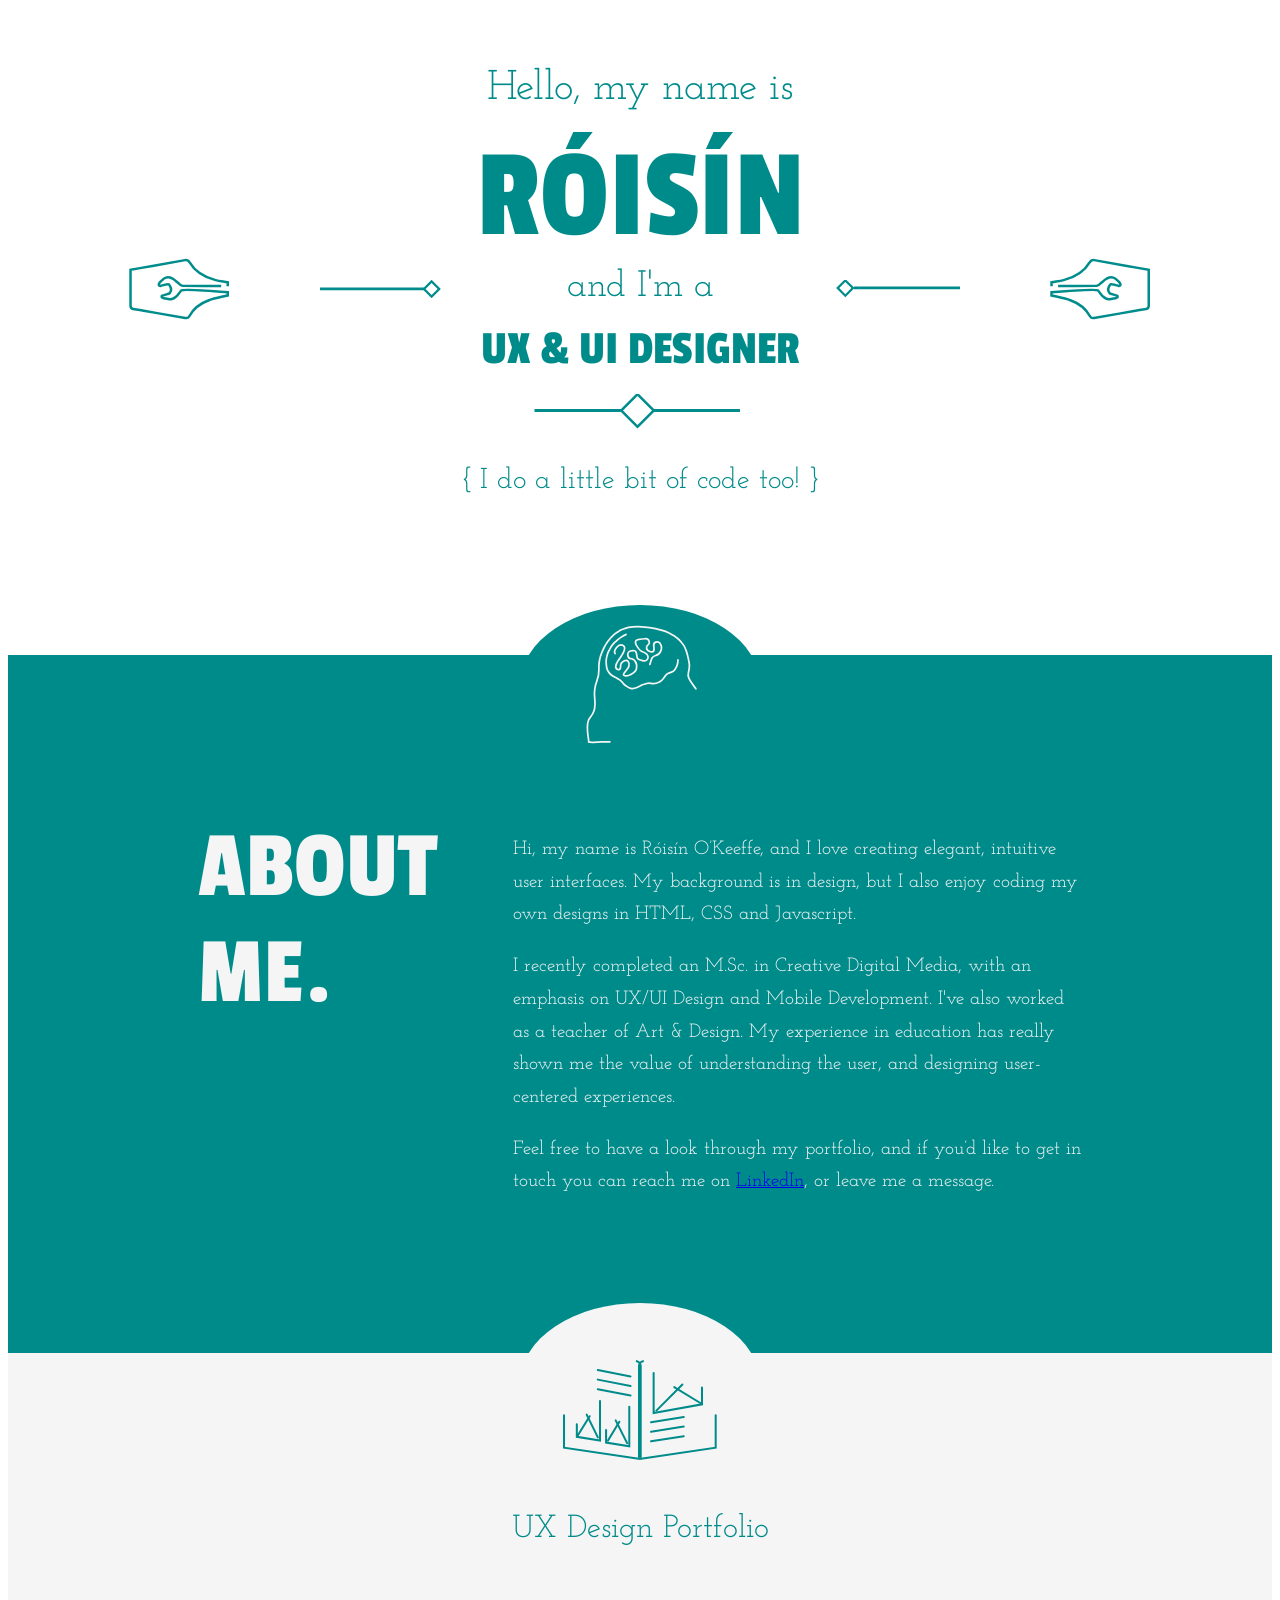
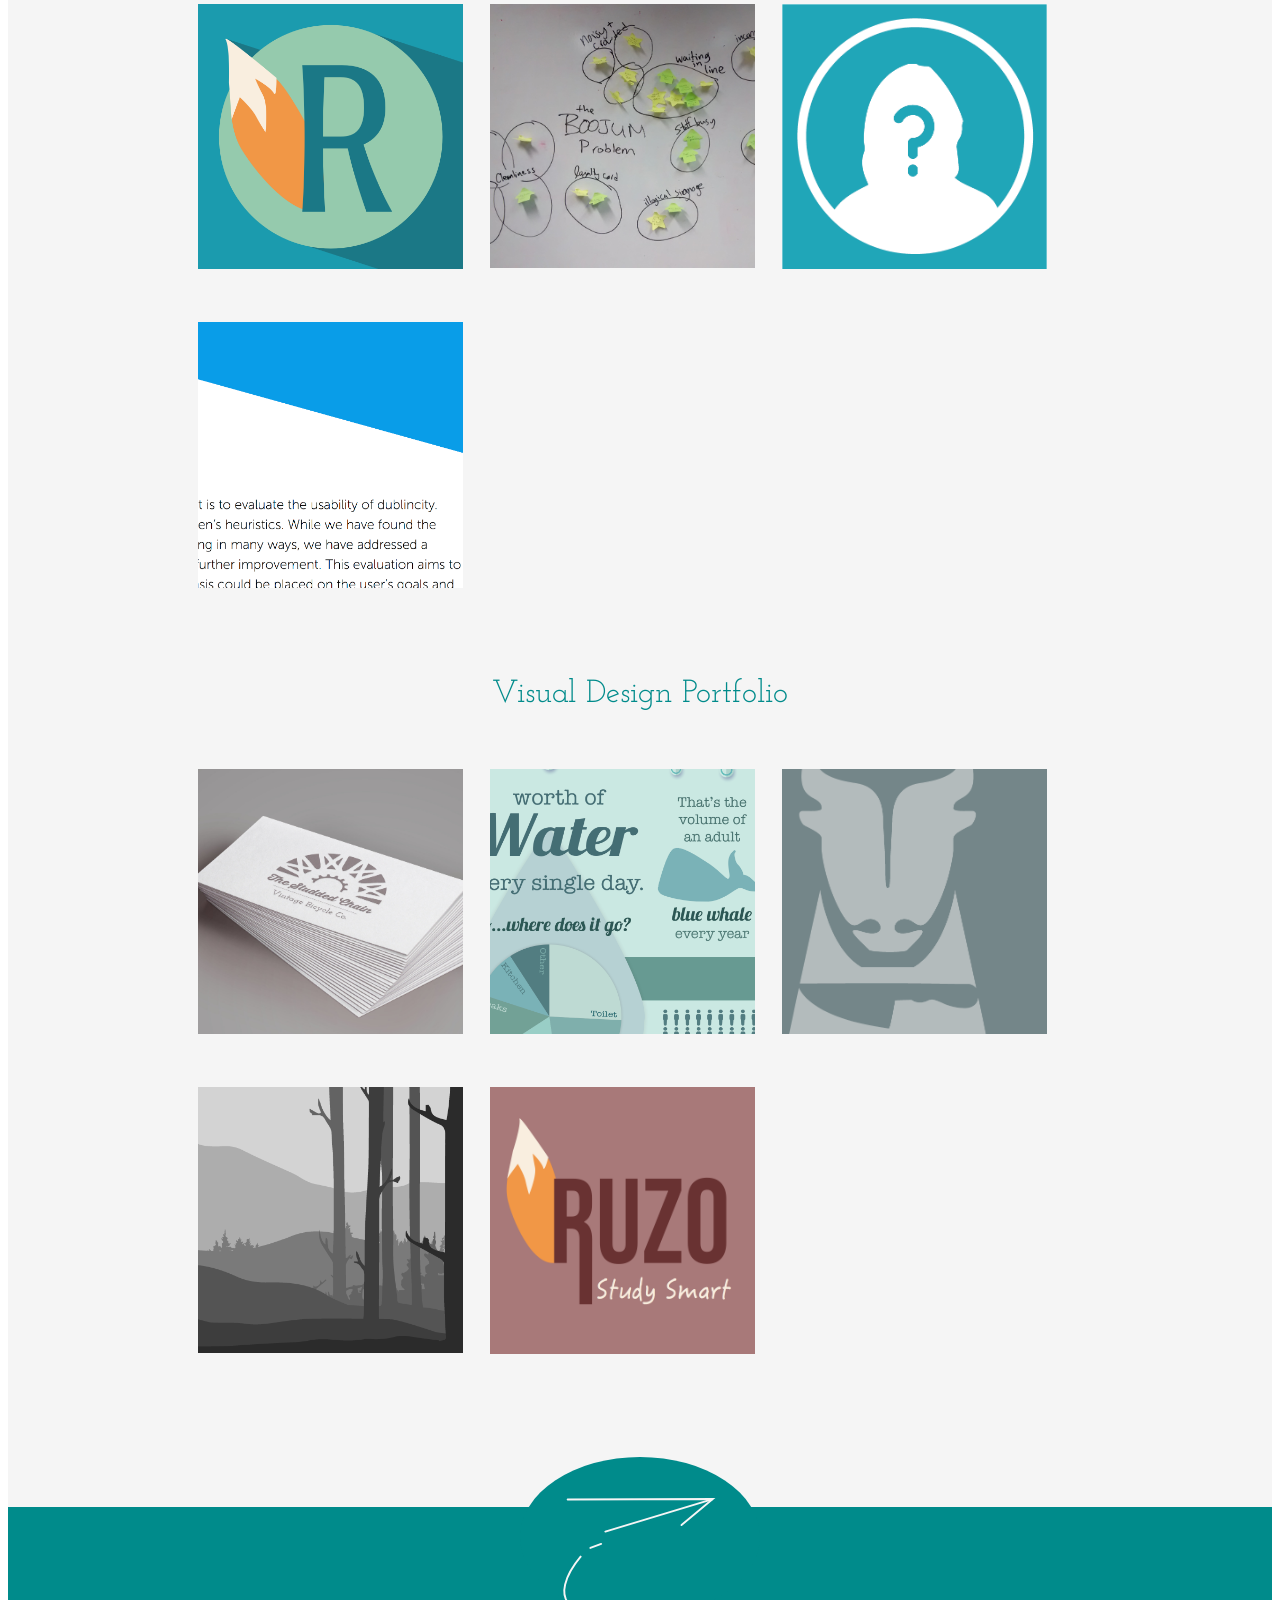
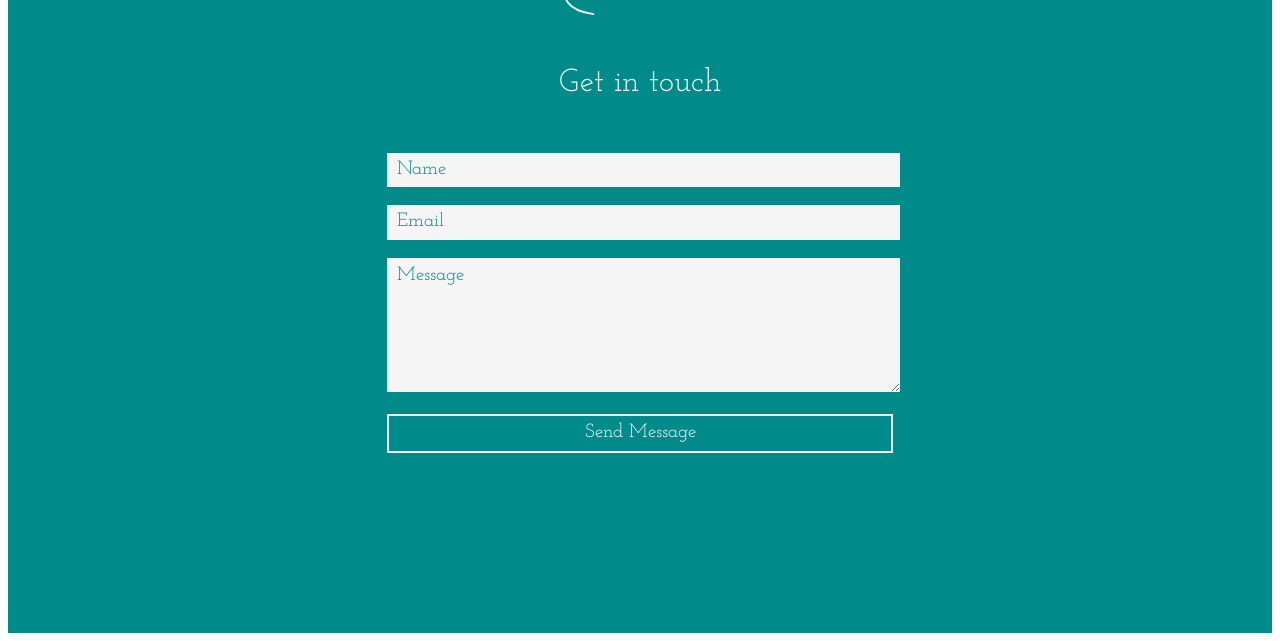
<file: index.html>
<!DOCTYPE html>
<html>
<head lang="en">
    <meta charset="UTF-8">
    <meta name="viewport" content="width=device-width, initial-scale=1.0">
    <title></title>
    <link href='https://fonts.googleapis.com/css?family=Josefin+Slab:400,300,600,700' rel='stylesheet' type='text/css'>
    <link href='https://fonts.googleapis.com/css?family=Walter+Turncoat' rel='stylesheet' type='text/css'>
    <link href='https://fonts.googleapis.com/css?family=Exo+2:400,800,700' rel='stylesheet' type='text/css'>
    <link href='https://fonts.googleapis.com/css?family=Acme|Passion+One' rel='stylesheet' type='text/css'>
    <link rel="stylesheet" href="main.css">
    <script src='external/jquery.js'></script>
    <script src='external/TweenMax.js'></script>
    <script src='external/ScrollToPlugin.js'></script>
</head>
<body>
    <!--<div id="navBar">-->
        <!--<ul class="navLinkGroup">-->
            <!--<li class="navLink" onclick="toTop()">Home</li>-->
            <!--<li class="navLink" onclick="drawAboutIcon()">About</li>-->
            <!--<li class="navLink" onclick="drawPortfolioIcon()">Portfolio</li>-->
            <!--<li class="navLink" onclick="drawContactIcon()">Contact</li>-->
        <!--</ul>-->
    <!--</div>-->
    <div id="titleDiv" class="diaStripes1">
        <span id="myNameIs">Hello, my name is</span><br><br>
        <span id="roisin">RÓISÍN</span><br>
        <svg id="penLeft" viewBox="0 0 103 65" version="1.1"><path d="M54 81.6C55.9 81.6 57.4 81.6 57.8 81.6 58.6 77.4 59 73.4 60 69.5 62.6 59 67.3 49.6 77.7 43.5 79.9 42.3 80.4 41.1 80 38.9 78 28 76.1 17.1 74.2 6.2 72.9-1.1 71.6-8.3 70.3-15.6 58.1-15.6 46.2-15.6 34.4-15.6 32.2-15.6 31.5-14.9 31.2-13.1 30.6-9 29.8-4.9 29.1-0.8 26.8 12.5 24.4 25.8 22.2 39.1 22 40.3 22.5 42.3 23.4 42.8 31.9 47.4 37 54.5 39.9 62.8 42 68.9 43.1 75.2 44.7 81.6 45 81.6 46.3 81.6 47.9 81.6 47.9 81.5 47.9 81.4 47.9 81.3 48.9 67.2 51.5 36.8 49.6 35 48.9 34.5 46.7 33 45.7 32 45 31.4 44.2 30.8 43.6 30.1 42.5 28.8 41.4 27.5 41.1 25.8 40.8 24.6 40.9 23.4 41.2 22.1 41.4 20.6 41.6 19.1 41.9 17.6 42 17 42.3 16.4 42.6 15.9 42.8 15.7 43.3 15.5 43.7 15.5 44.1 15.4 44.4 15.7 44.5 16.1 44.9 17.6 45.4 19 45.8 20.4 46 21.1 46.2 21.8 46.4 22.5 46.5 23.1 46.9 23.6 47.5 23.9 48.5 24.6 49.6 25.1 50.9 25 51.6 24.9 52.4 24.6 53 24.3 53.9 24 54.7 23.5 55.5 23 55.8 22.8 55.9 22.6 55.9 22.3 56.2 20.9 55.6 19.6 55.3 18.3 54.9 17 54.6 15.7 54.2 14.4 54 13.7 54.5 12.9 55.3 12.7 55.5 12.6 55.8 12.7 56 12.7 56.9 13.1 57.7 13.7 58.4 14.4 59.5 15.5 60.5 16.6 61.5 17.8 62.9 19.6 63.3 21.7 62.7 23.9 62.3 25.5 61.5 26.8 60.5 28 59.3 29.5 58.1 30.9 56.9 32.4 56.8 32.5 54.6 34 54.3 36.4 54.2 39.8 54.2 77.6 54.1 80.9 54.1 81.1 54.1 81.4 54 81.6Z" transform="translate(51.134526, 33.000000) rotate(-90.000000) translate(-51.134526, -33.000000) "/></svg>
        <svg id="decoLeft" viewBox="0 0 130 20" version="1.1" xmlns="http://www.w3.org/2000/svg" xmlns:xlink="http://www.w3.org/1999/xlink">
            <g transform="translate(65.500000, 10.000000) scale(-1, 1) translate(-65.500000, -10.000000) translate(3.000000, 1.000000)">
                <rect id="Rectangle-5" stroke-width="2.5" transform="translate(9.000000, 9.000000) rotate(-45.000000) translate(-9.000000, -9.000000) " x="3" y="3" width="12" height="12"></rect>
                <path d="M1,8.8 L124, 8.8" id="Line" stroke-width="3" stroke-linecap="square" transform="translate(70.236544, 8.792244) scale(-1, 1) translate(-70.236544, -8.792244) "></path>
            </g>
        </svg>
        <svg id="penRight" viewBox="0 0 103 65" version="1.1"><path d="M54 81.6C55.9 81.6 57.4 81.6 57.8 81.6 58.6 77.4 59 73.4 60 69.5 62.6 59 67.3 49.6 77.7 43.5 79.9 42.3 80.4 41.1 80 38.9 78 28 76.1 17.1 74.2 6.2 72.9-1.1 71.6-8.3 70.3-15.6 58.1-15.6 46.2-15.6 34.4-15.6 32.2-15.6 31.5-14.9 31.2-13.1 30.6-9 29.8-4.9 29.1-0.8 26.8 12.5 24.4 25.8 22.2 39.1 22 40.3 22.5 42.3 23.4 42.8 31.9 47.4 37 54.5 39.9 62.8 42 68.9 43.1 75.2 44.7 81.6 45 81.6 46.3 81.6 47.9 81.6 47.9 81.5 47.9 81.4 47.9 81.3 48.9 67.2 51.5 36.8 49.6 35 48.9 34.5 46.7 33 45.7 32 45 31.4 44.2 30.8 43.6 30.1 42.5 28.8 41.4 27.5 41.1 25.8 40.8 24.6 40.9 23.4 41.2 22.1 41.4 20.6 41.6 19.1 41.9 17.6 42 17 42.3 16.4 42.6 15.9 42.8 15.7 43.3 15.5 43.7 15.5 44.1 15.4 44.4 15.7 44.5 16.1 44.9 17.6 45.4 19 45.8 20.4 46 21.1 46.2 21.8 46.4 22.5 46.5 23.1 46.9 23.6 47.5 23.9 48.5 24.6 49.6 25.1 50.9 25 51.6 24.9 52.4 24.6 53 24.3 53.9 24 54.7 23.5 55.5 23 55.8 22.8 55.9 22.6 55.9 22.3 56.2 20.9 55.6 19.6 55.3 18.3 54.9 17 54.6 15.7 54.2 14.4 54 13.7 54.5 12.9 55.3 12.7 55.5 12.6 55.8 12.7 56 12.7 56.9 13.1 57.7 13.7 58.4 14.4 59.5 15.5 60.5 16.6 61.5 17.8 62.9 19.6 63.3 21.7 62.7 23.9 62.3 25.5 61.5 26.8 60.5 28 59.3 29.5 58.1 30.9 56.9 32.4 56.8 32.5 54.6 34 54.3 36.4 54.2 39.8 54.2 77.6 54.1 80.9 54.1 81.1 54.1 81.4 54 81.6Z" transform="translate(51.134526, 33.000000) scale(-1, 1) rotate(-90.000000) translate(-51.134526, -33.000000) "/></svg>
        <svg id="decoRight" viewBox="0 0 130 20" version="1.1" xmlns="http://www.w3.org/2000/svg" xmlns:xlink="http://www.w3.org/1999/xlink">
             <rect id="Rectangle-5" stroke-width="2.5" transform="translate(9.000000, 9.000000) rotate(-45.000000) translate(-10, -10) " x="3" y="3" width="12" height="12"></rect>
             <path d="M1,8.80 L124,8.8" id="Line" stroke-width="3" stroke-linecap="square" transform="translate(70.236544, 8.792244) scale(-1, 1) translate(-70.236544, -8.792244) "></path>
        </svg>

        <span id="andImA">and I'm a</span><br><br>
        <span class="uxUi">UX & UI DESIGNER</span> <br><br>
        <svg id="decoMiddle" viewBox="0 0 213 36" version="1.1">
             <path class="path" d="M0.5 16.5L89.02 16.5" stroke-width="3" scale(-1, 1) translate(-44.736544, -16.500000) "/>
             <path class="path" d="M117.5 16.5L206.02 16.5" stroke-width="3" transform="translate(161.736544, 16.500000) scale(-1, 1) translate(-161.736544, -16.500000) "/>
             <rect class="path" stroke-width="2.5" transform="translate(103.500000, 16.500000) rotate(-45.000000) translate(-103.500000, -16.500000) " x="92" y="5" width="23" height="23"/>
        </svg><br><br>
        <span id="andCoder">{ I do a little bit of code too! }</span><br>
    </div>

    <div id="aboutDiv">
        <div id="aboutCircle">
            <svg id="aboutIcon" viewBox="0 0 67 70" xmlns="http://www.w3.org/2000/svg">
                <path id="brainMush" d="M17.23 16.71C16.16 15.11 19.03 10.26 21.92 11.94 24.8 13.62 19.7 19.8 18.7 21.25 18.14 22.07 17.73 23.17 17.6 24.15 17.37 25.92 20.02 26.96 20.33 25.08 20.49 24.11 20.24 23.23 20.84 22.35 21.58 21.23 23.6 19.9 24.8 21.14 25.44 21.8 25.42 23.28 25.26 24.14 25.05 25.28 21.43 28.73 22.18 29.25 24.51 30.86 29.36 27.59 29.69 25.48 29.91 24.11 29.83 22.31 28.95 21.2 28.52 20.65 27.95 20.16 27.32 19.85 26.79 19.59 26.29 19.7 25.79 19.5 24.71 19.06 24.54 17.81 24.63 16.76 24.78 15.13 27.12 14.64 28.6 15.04 30.35 15.51 29.41 18.21 30.32 19.47 30.69 19.98 31.47 20.17 32.1 20.46 32.7 20.73 33.53 21.03 34.19 20.98 34.92 20.92 35.48 20.66 35.86 20.27 36.7 19.43 36.67 18.02 35.64 17 34.94 16.32 34.16 15.83 33.23 15.59 32.44 15.4 31.5 14.6 30.32 12.91 26.7 7.75 31.97 8.41 34.46 8.03 35.87 7.82 36.91 8.62 37.18 10.03 37.43 11.36 36.09 11.46 35.75 12.4 35.28 13.66 36.05 14.84 37.16 15.33 37.8 15.61 39.19 15.9 39.68 15.13 40.76 13.46 38.35 10.86 40.87 10.01 42.02 9.62 42.59 9.57 43.3 10.54 44.28 11.88 44.56 13.55 43.93 15.11 43.43 16.34 42.42 17.33 41.14 17.72 40.08 18.04 39.39 18.18 38.79 19.22 37.49 21.5 38.16 24.71 34.76 24.7 33.65 24.7 32.72 25.77 32.1 26.85 31.51 27.88 30.04 29.67 29.98 30.86 29.87 33.04 33.3 33.03 34.19 31.45 34.98 30.06 37.39 25.4 38.64 27.8 39.1 28.69 39.27 31.35 40.45 31.45 41.53 31.55 43.73 30.17 44.04 29.25 44.5 27.92 42.7 26.47 41.94 25.75 41.32 25.15 41.26 24.17 41.23 23.33 41.15 21.39 42.09 20.69 44.04 21.06 45.66 21.37 46.71 24.59 48.04 24.14 53.34 22.35 51.89 17.72 49.78 16.12 48.9 15.79 47.81 15.53 46.91 15.93 45.69 16.46 46.01 17.76 45.56 18.67"/>
                <path id="brainOutline" d="M53.89 20.3C53.92 21.15 53.79 22.05 53.57 22.92 53.4 23.6 53.14 24.25 52.79 24.85 52.57 25.21 52.38 25.59 52.15 25.95 51.66 26.71 50.98 27.22 50.15 27.51 49.53 27.73 48.9 27.92 48.27 28.13 48.18 28.16 48.08 28.19 48.01 28.24 47.61 28.56 47.18 28.85 46.84 29.22 46.52 29.56 46.3 30 46.03 30.39 45.54 31.08 45.08 31.81 44.41 32.34 44 32.66 43.56 32.96 43.09 33.19 41.94 33.78 40.74 34.23 39.43 34.2 38.97 34.18 38.51 34.1 38.06 34.01 37.24 33.84 36.44 33.92 35.65 34.15 35.35 34.24 35.05 34.31 34.75 34.39 34.53 34.45 34.29 34.49 34.07 34.58 33.56 34.76 33.05 34.95 32.55 35.17 32.18 35.33 31.86 35.58 31.5 35.75 30.71 36.1 29.92 36.46 29.12 36.76 28.61 36.94 28.08 37.04 27.55 37.13 27.31 37.17 27.06 37.13 26.82 37.08 26.16 36.93 25.49 36.78 24.91 36.37 24.45 36.04 23.98 35.74 23.5 35.44 22.85 35.04 22.32 34.5 21.82 33.92 21.6 33.67 21.43 33.36 21.19 33.13 20.78 32.74 20.36 32.35 19.9 32.03 19.15 31.53 18.37 31.09 17.59 30.64 16.96 30.28 16.31 29.96 15.68 29.59 14.95 29.16 14.32 28.61 13.79 27.92 13.28 27.28 12.82 26.6 12.57 25.81 12.38 25.18 12.26 24.5 12.18 23.84 12.08 22.98 12.02 22.11 12 21.24 11.98 20.24 12.17 19.25 12.42 18.29 12.6 17.61 12.79 16.93 13.03 16.27 13.17 15.87 13.38 15.5 13.58 15.12 13.84 14.62 14.1 14.13 14.37 13.64 14.64 13.16 14.9 12.67 15.2 12.22 15.52 11.75 15.88 11.3 16.25 10.87 16.42 10.66 16.65 10.5 16.85 10.32 17.11 10.09 17.37 9.85 17.63 9.61 18.1 9.2 18.57 8.76 19.06 8.37 19.62 7.92 20.22 7.51 20.8 7.08 21.63 6.47 22.47 5.89 23.45 5.58 24.36 5.3 25.29 5.06 26.21 4.85 27.85 4.47 29.52 4.28 31.19 4.19 32.15 4.14 33.11 4.06 34.07 4.02 35.48 3.95 36.87 4.07 38.23 4.47 39.6 4.88 40.96 5.32 42.31 5.82 43.19 6.14 44.03 6.55 44.87 6.97 45.38 7.23 45.85 7.56 46.33 7.87 46.88 8.23 47.43 8.58 47.95 8.97 48.46 9.36 48.94 9.8 49.43 10.21 49.67 10.42 49.92 10.62 50.16 10.83 50.37 11.01 50.58 11.2 50.78 11.4 51.01 11.63 51.22 11.88 51.43 12.14 51.68 12.45 51.93 12.75 52.14 13.09 52.41 13.52 52.65 13.97 52.87 14.43 53.27 15.27 53.48 16.17 53.6 17.09 53.72 18.03 53.79 18.97 53.89 19.91 53.9 20.02 53.89 20.13 53.89 20.3" />
                <path id="headOutline" d="M64.35 37.18C64.05 36.8 63.77 36.41 63.49 36.01 62.9 35.2 62.28 34.41 61.74 33.56 61.19 32.72 60.68 31.86 60.23 30.96 59.76 30 59.73 28.96 59.96 27.92 60.16 26.99 60.35 26.06 60.48 25.12 60.63 24.04 60.61 22.95 60.4 21.88 60.15 20.58 59.86 19.29 59.57 18 59.32 16.85 58.96 15.74 58.56 14.64 58.24 13.74 57.86 12.87 57.36 12.06 56.95 11.4 56.46 10.79 55.97 10.18 55.6 9.72 55.2 9.28 54.79 8.86 54.56 8.61 54.29 8.4 54.03 8.18 53.81 7.98 53.58 7.79 53.35 7.6 53.05 7.37 52.76 7.12 52.45 6.9 52 6.58 51.55 6.24 51.06 5.97 49.97 5.37 48.87 4.75 47.74 4.23 46.93 3.85 46.06 3.56 45.2 3.31 43.73 2.88 42.26 2.43 40.76 2.13 38.72 1.72 36.67 1.36 34.59 1.18 32.18 0.96 29.77 0.93 27.37 1.15 25.93 1.28 24.49 1.53 23.1 1.99 22.49 2.19 21.86 2.35 21.27 2.6 20.69 2.84 20.14 3.15 19.61 3.46 18.98 3.83 18.38 4.23 17.79 4.64 17.48 4.85 17.21 5.1 16.93 5.34 16.46 5.76 15.99 6.19 15.53 6.62 15.31 6.83 15.1 7.05 14.89 7.27 14.6 7.6 14.3 7.92 14.02 8.26 13.59 8.81 13.18 9.38 12.76 9.94 12.47 10.34 12.2 10.75 11.93 11.17 11.76 11.43 11.58 11.69 11.44 11.97 10.87 13.1 10.23 14.22 9.78 15.4 9.14 17.12 7.51 19.49 7.76 26.27 8 33.05 4.28 33.56 5.32 42.6 6.35 51.64 2.79 53.12 1.81 55.28 -0.18 59.69 2.16 67.42 1.81 68.13 1.49 68.8 10.58 68.08 10.58 68.13L40.09 68.13C40.32 66.89 40.54 65.64 40.78 64.4 40.96 63.44 41.32 62.53 41.83 61.69 42.21 61.08 42.57 60.45 43.03 59.91 43.48 59.38 44.03 58.91 44.58 58.46 44.9 58.19 45.34 58.14 45.77 58.12 47.53 58.06 49.28 58.23 51.02 58.47 52.59 58.68 54.18 58.77 55.76 58.64 56.89 58.55 57.83 58.05 58.5 57.12 59.32 55.98 59.55 54.71 59.47 53.35 59.45 52.93 59.46 52.51 59.52 52.1 59.58 51.63 59.94 51.31 60.28 51.06 60.98 50.53 61.38 49.88 61.41 49.02 61.43 48.42 61.16 47.91 60.75 47.5 61.12 47.13 61.49 46.76 61.88 46.4 62.42 45.89 62.56 45 62.24 44.35 61.98 43.8 61.82 43.22 61.92 42.6 61.98 42.23 62.17 41.98 62.57 41.86 63.33 41.64 64.02 41.3 64.64 40.81 65.25 40.33 65.51 39.5 65.3 38.76 65.12 38.15 64.74 37.67 64.35 37.18Z" />
            </svg>
        </div>
        <div class="section group">
            <div id="bigAbout"class="col span_1_of_3b">ABOUT ME.
            </div>
            <div id="smallAbout" class="col span_2_of_3b">
                <p>Hi, my name is Róisín O’Keeffe, and I love creating elegant, intuitive user interfaces. My background is
                    in design, but I also enjoy coding my own designs in HTML, CSS and Javascript.
                </p>
                <p>I recently completed an M.Sc. in Creative Digital Media, with an emphasis on UX/UI Design and Mobile Development.
                    I've also worked as a teacher of Art & Design. My experience in education has really shown me the value of understanding
                    the user, and designing user-centered experiences.
                </p>
                <p>Feel free to have a look through my portfolio, and if you’d like to get in touch you can reach me on <a href="https://ie.linkedin.com/in/róisín-o-keeffe-108aa84b
">LinkedIn</a>, or leave me a message.
                </p>
            </div>
        </div>
    </div>

    <div id="portfolioDiv">
        <div id ="portfolioCircle">
            <svg id="portfolioIcon" viewBox="0 0 77 57" xmlns="http://www.w3.org/2000/svg">
                <g id="book" transform="translate(1.000000, 0.000000)">
                    <path d="M35.9 7.84C36.98 8.06 37.85 9.13 37.85 10.23L37.85 55.19C37.85 55.74 37.4 56.12 36.86 56.04L0 50.58 0 0.67 35.9 7.84Z"/>
                    <path d="M38.96 7.84C37.88 8.06 37.01 9.13 37.01 10.23L37.01 55.19C37.01 55.74 37.46 56.12 38 56.04L74.86 50.58 74.86 0.67 38.96 7.84Z"/>
                </g>
                <g id="picRight" transform="translate(45.000000, 9.000000)">
                    <path d="M0.23 4.69L0.23 24.45 24.1 20.15 24.1 0.16 0.23 4.69Z"/>
                    <path d="M23.25 19.5L1.58 6.29"/>
                    <path d="M1.58 23.27L23.25 1.58"/>
                </g>
                <g id="leftPicLeft" transform="translate(7.000000, 25.000000)">
                    <path d="M11.76 2.56L11.76 22.01 0.32 20.19 0.32 0.2 11.76 2.56Z"/>
                    <path d="M0.77 19.53L10.7 3.5"/>
                    <path d="M10.7 20.47L1.38 1.57"/>
                </g>
                <g id="leftPicRight" transform="translate(21.000000, 28.000000)">
                    <path d="M12.21 2.39L12.21 21.84 0.76 20.01 0.76 0.02 12.21 2.39Z"/>
                    <path d="M11.14 20.3L1.63 1.37"/>
                    <path d="M1.71 19.05L11.14 3.33"/>
                </g>
                <g id="textLeft" transform="translate(6.000000, 10.000000)">
                    <path d="M27.85 5.37L0.56 0.1"/>
                    <path d="M27.85 10.08L0.56 4.82"/>
                    <path d="M27.85 14.8L0.56 9.54"/>
                </g>
                <g id="textRight" transform="translate(43.000000, 33.000000)">
                    <path d="M0.97 5L28.17 0.69"/>
                    <path d="M0.97 9.72L28.17 5.4"/>
                    <path d="M0.97 14.43L28.17 10.12"/>
                </g>
            </svg>
        </div>
        <div class="portSectionHeader">UX Design Portfolio</div>
        <br>
        <div class="section group">
            <a href="ruzoUx.html" id="ruzoUxPort">
                <img border="0" alt="Ruzo Ux Design" src="images/ruzoAppIcon.png" class="col span_1_of_3">
            </a>
            <a href="boojumProject.html" id="boojumPort">
                <img border="0" alt="The Boojum Project" src="images/boojumSquare.jpg" class="col span_1_of_3">
            </a>
            <a href="paulProject.html" id="paulPort">
                <img border="0" alt="Where's Paul Project" src="images/paulSquare.png" class="col span_1_of_3">
            </a>
            <a href="dublinCityReport.html" id="dublinPort">
                <img border="0" alt="Dublin City Usability Report" src="images/dublinCity.png" class="col span_1_of_3">
            </a>

        </div>
        <br><br>

        <span>Visual Design Portfolio</span>
        <br>
        <br>

        <div class="section group">
            <a href="studdedChain.html" id="studChainPort">
                <img  src="images/businessCard.jpg" alt="Studded Chain Project" class="col span_1_of_3">
            </a>

            <a href="waterProject.html" id="waterPort">
                <img border="0" alt="Water Infographic" src="images/waterSquare.png" class="col span_1_of_3">
            </a>
            <a href="butcherProject.html" id="butcherPort">
                <img border="0" alt="Butcher Logo Project" src="images/butcher.png" class="col span_1_of_3">
            </a>
        </div>

        <div class="section group">
            <a href="solus.html" id="forestPort">
                <img border="0" alt="Solus Project" src="images/forest.png" class="col span_1_of_3">
            </a>
            <a href="ruzoLogo.html" id="ruzoPort">
                <img border="0" alt="Ruzo Brand Design" src="images/ruzoLogo.png" class="col span_1_of_3">
            </a>
        </div>

        <!--<div class="portSectionHeader">Coding Projects</div>-->
        <!--<br>-->
        <!--<div class="section group">-->
            <!--<a href="grangeMobile.html" >-->
                <!--<img border="0" alt="W3Schools" src="../images/boojumProblem.png" class="col span_1_of_3">-->
            <!--</a>-->
            <!--<a href="bicycleWebsite.html" >-->
                <!--<img border="0" alt="W3Schools" src="../images/boojumProblem.png" class="col span_1_of_3">-->
            <!--</a>-->
            <!--<a href="http://www.w3schools.com" >-->
                <!--<img border="0" alt="W3Schools" src="../images/boojumProblem.png" class="col span_1_of_3">-->
            <!--</a>-->
        <!--</div>-->
    </div>

    <div id="contactDiv">
        <div id="contactCircle">
            <svg id="contactIcon" viewBox="0 0 82 70" xmlns="http://www.w3.org/2000/svg">
                <path d="M23.82 21.64L80.28 4.55 17.25 15.95"/>
                <path d="M15.95 30.26L27.43 25.95"/>
                <path d="M4.02 4.75L80.31 4.49 38.59 39.3 23.76 21.73 15.78 30.26 17.24 15.92 4.02 4.75Z"/>
                <path d="M10.88 34.8C8.4 37.79-25.28 77.82 59.84 61.91"  stroke-dasharray="5"/>
            </svg>
        </div>
        <p id="contactMeText">Get in touch</p>
        <br><br><br>

        <!-- www.123contactform.com script begins here -->


        <link href="//dflzqrzibliy5.cloudfront.net/modules/calculations/form/css/form.calculations.css.minified.css?c3feee4" rel="stylesheet" type="text/css"  />
        <script src="123contactForm.js"></script>
       <form  class="form js-form" action="http://www.123contactform.com/form-1884322/Contact-Lead-Form" id="mainform123" method="post" name="mainform123" enctype="multipart/form-data">
        <input type="hidden" name="action" value="verify"/>
        <input type="hidden" size="30" name="viewformr" id="viewformr" value="cfr_1458925867.5812" />
        <input type="hidden" name="f_autoresponder" id="f_autoresponder" value="0"/>
        <input type="hidden" name="special_autoresponder" id="special_autoresponder" value=""/>
        <input type="hidden" id="language" name="language" value="en"/><input type="hidden" id="language-changed" name="languageChanged" value="no"/><div class="class123_maintable  form-right-aligned container-normal" >

        <div id="fieldcontainer1" class="fieldcontainer currentPage1 currentPageActive  fieldwidth100      " >
            <div id="row1" class="fieldtype-0-0 row row-fluid currentPage1 currentPageActive">
                <div class="subitem col-lg-3 rowleft col-md-3 col-sm-3">
                    </div><div class="subitem col-lg-9 rowright align-left col-md-9 col-sm-9"><input type="hidden" id="errorflagrow1" value=""/><div class="row control-row"><div class="subitem col-lg-12 col-md-12 col-sm-12"><input class="contactInput" placeholder="Name" id="id123-control18122328" name="control18122328"   onclick=" InputActions(this,'row1');" onkeyup=" InputActions(this,'row1');  " onchange="InputRules(18122328); ;  " type="text" value=""/></div></div></div></div>
        </div>
        <!-- fieldcontainer ends -->
        <br>
        <!-- fieldcontainer -->
        <div id="fieldcontainer2" class="fieldcontainer currentPage1 currentPageActive  fieldwidth100      "  >
            <div id="row2" class="fieldtype-0-0 row row-fluid currentPage1 currentPageActive">
                <div class="subitem col-lg-3 rowleft col-md-3 col-sm-3">
                    </div><div class="subitem col-lg-9 rowright align-left col-md-9 col-sm-9"><input type="hidden" id="errorflagrow2" value=""/><div class="row control-row"><div class="subitem col-lg-12 col-md-12 col-sm-12"><input class="contactInput" placeholder="Email" id="id123-control18122329" name="control18122329"     onclick=" InputActions(this,'row2');" onkeyup=" InputActions(this,'row2');  " onchange="InputRules(18122329); ;  " type="text" value=""/></div></div></div></div>
        </div>
        <!-- fieldcontainer ends -->
           <br>
        <!-- fieldcontainer -->
        <div id="fieldcontainer3" class="fieldcontainer currentPage1 currentPageActive  fieldwidth100      "  >
            <div id="row3" class="fieldtype-1-0 row row-fluid currentPage1 currentPageActive">
                <div class="subitem col-lg-3 rowleft col-md-3 col-sm-3"></div>
                <div class="subitem col-lg-9 rowright align-left col-md-9 col-sm-9">
                    <input type="hidden" id="errorflagrow3" value=""/><div class="row control-row"><div class="subitem col-lg-12 col-md-12 col-sm-12"><div class="textarea-container force_block"><textarea class="contactInput" placeholder="Message" id="id123-control18122330" name="control18122330" onclick=" InputActions(this,'row3');" onkeyup=" InputActions(this,'row3');  " onchange="InputRules(18122330); ;  " rows="4"  ></textarea></div></div><div class="clear"></div></div></div></div>
        </div>
        <!-- fieldcontainer ends -->
           <br>

        <div class="row"><div class="subitem col-lg-12 col-md-12 col-sm-12"><div id="checkout_form_con"></div></div></div>
        <!-- Buttons begin here -->
        <div id="fieldcontainer4" class="fieldcontainer thebuttons">
            <div class="row currentPage1 currentPageActive"><div class="rowright col-lg-9 col-md-9 col-sm-9 col-md-offset-3 col-lg-offset-3 col-sm-offset-3" align="left"><div class="row control-row"><div class="subitem col-lg-12 col-md-12 col-sm-12"><input type="hidden" name="go_back_and_edit" id="go_back_and_edit" value="0" /><button OnClick="  this.style.display='none'; insertPleaseWaitDiv(this,'Please wait...');  " type="submit" class="btn submit-btn formdefaultbut"  style="colo" id="id123-button-send"  value="Send Email">Send Message</button>
            </div></div></div>
            </div>
            <div class="clear"></div></div>
        <!-- fieldcontainer ends -->
        <!-- Buttons end here -->
    </div>
        <input type="hidden" name="hiddenfields" id="hiddenfields" value=""/>
        <input type="hidden" name="hiddenfields_pages" id="hiddenfields_pages" value=""/>
        <input type="hidden" name="activepage" id="activepage" value="1"/>
        <input type="hidden" name="totalpages" id="totalpages" value="1"/>
        <input type="hidden" name="nextpagenr" id="nextpagenr" value="2"/>
        <input type="hidden" name="prevpagenr" id="prevpagenr" value="0"/>
        <input type="hidden" name="usage" value="e"/>
    </form>
        <div class="clear"></div>

        <!-- www.123contactform.com script ends here -->


    </div><!-- end of darkcyan div-->

    <script src='main.js'></script>
</body>
<!--<button onclick="findOutY()">Get Y Position</button>-->
</html>



<!--Comment-->
</file>
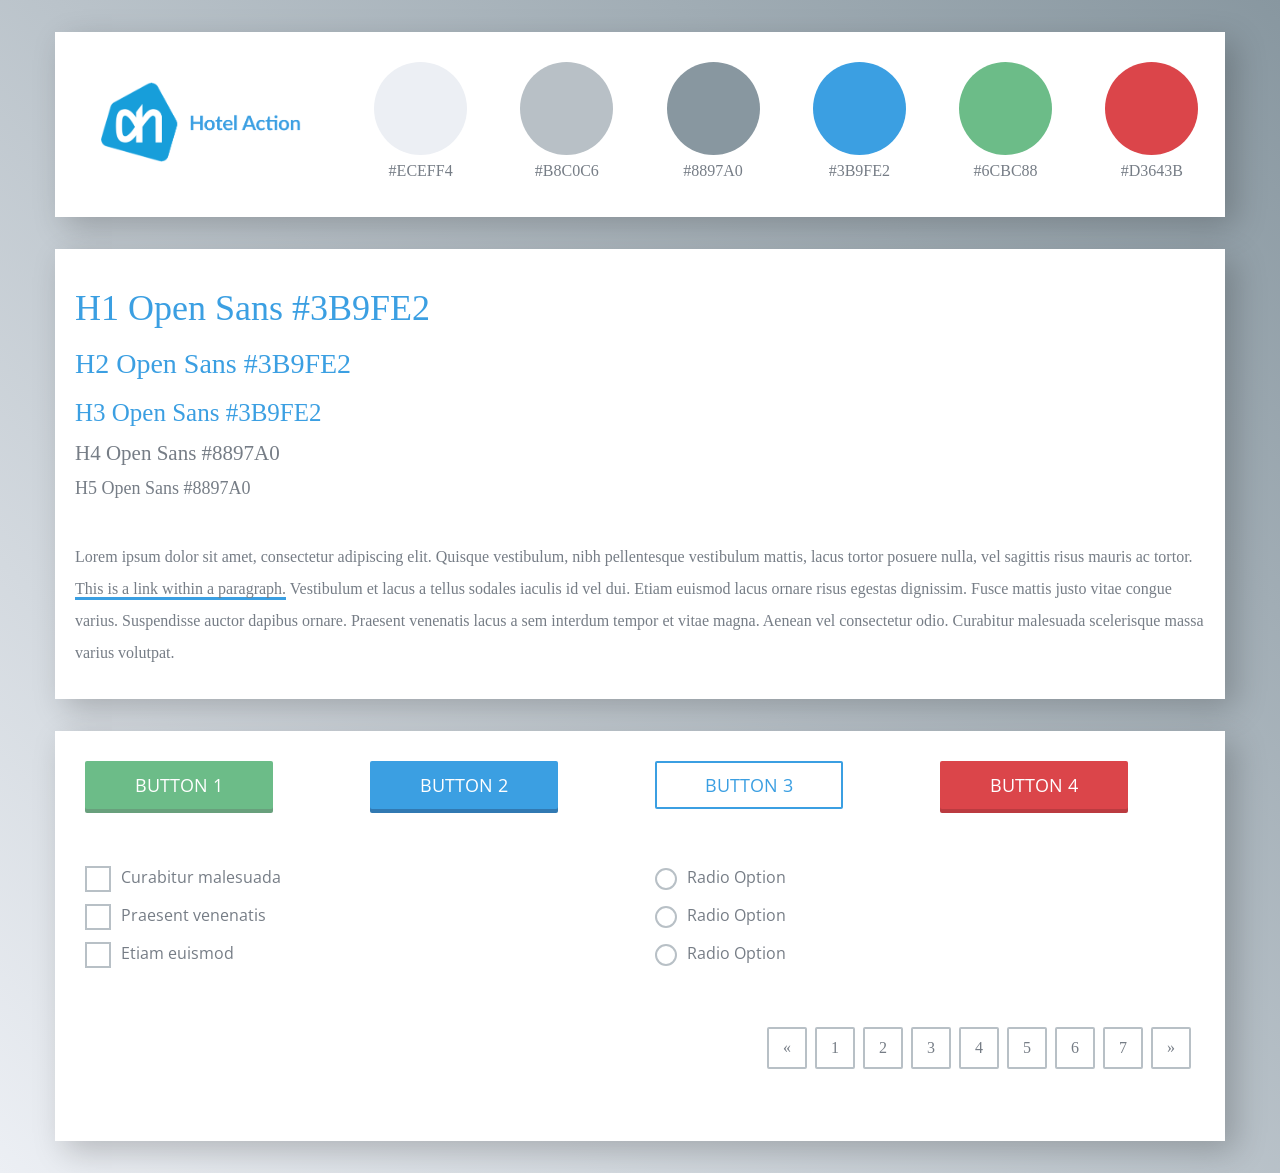
<file: AH_StyleTile.html>
<!DOCTYPE html>
<html lang="en">
<head>
    <meta charset="utf-8">
    <meta http-equiv="X-UA-Compatible" content="IE=edge">
    <meta name="viewport" content="width=device-width, initial-scale=1">
    <!-- The above 3 meta tags *must* come first in the head; any other head content must come *after* these tags -->
    <title>Style Tile</title>
    <link href="https://fonts.googleapis.com/css?family=Open+Sans:300,400,600" rel="stylesheet">

    <!--&lt;!&ndash; Bootstrap &ndash;&gt;-->
    <!--<link href="bootstrap/css/bootstrap.min.css" rel="stylesheet">-->
    <link href="bootstrap/css/bootstrap.css" rel="stylesheet">

    <link href="https://fonts.googleapis.com/css?family=Bitter:400,700|Open+Sans" rel="stylesheet">
    <link rel="stylesheet" type="text/css" href="AH_style.css">



    <!-- HTML5 shim and Respond.js for IE8 support of HTML5 elements and media queries -->
    <!-- WARNING: Respond.js doesn't work if you view the page via file:// -->
    <!--[if lt IE 9]>
    <script src="https://oss.maxcdn.com/html5shiv/3.7.3/html5shiv.min.js"></script>
    <script src="https://oss.maxcdn.com/respond/1.4.2/respond.min.js"></script>

    <![endif]-->
</head>

<body class="body1">

<br>

<div class="container">
    <div class="row card">
        <div class="col-lg-3 col-md-3 col-sm-3">
            <img class="img-responsive logo" src="AH_logo.png" style="width:200px;">
        </div>
        <div class="col-lg-9 col-md-9 col-sm-9 rightSide">
            <div class="row colourRow">
                <div class="col-lg-2 col-md-2 col-sm-2 col-xs-4">
                    <div class="circle softMint"></div>
                    <span class="hex">#ECEFF4</span>
                </div>
                <div class="col-lg-2 col-md-2 col-sm-2 col-xs-4">
                    <div class="circle charcoalTransparent"></div>
                    <span class="hex">#B8C0C6</span>
                </div>
                <div class="col-lg-2 col-md-2 col-sm-2 col-xs-4">
                    <div class="circle charcoal"></div>
                    <span class="hex">#8897A0</span>
                </div>
                <div class="col-lg-2 col-md-2 col-sm-2 col-xs-4">
                    <div class="circle parchment"></div>
                    <span class="hex">#3B9FE2</span>
                </div>
                <div class="col-lg-2 col-md-2 col-sm-2 col-xs-4">
                    <div class="circle softLeaf"></div>
                    <span class="hex">#6CBC88</span>
                </div>
                <div class="col-lg-2 col-md-2 col-sm-2 col-xs-4">
                    <div class="circle rust"></div>
                    <span class="hex">#D3643B</span>
                </div>
            </div>
        </div>
    </div>
    <br>
    <div class="row card">
            <div class="typographyRow">
                <h1>H1 Open Sans #3B9FE2 </h1>
                <h2>H2 Open Sans #3B9FE2 </h2>
                <h3>H3 Open Sans #3B9FE2 </h3>
                <h4>H4 Open Sans #8897A0 </h4>
                <h5>H5 Open Sans #8897A0 </h5>
                <br>
                <p class="body1">Lorem ipsum dolor sit amet, consectetur adipiscing elit. Quisque vestibulum, nibh pellentesque vestibulum mattis, lacus tortor posuere nulla, vel sagittis risus mauris ac tortor. <a href="#">This is a link within a paragraph.</a> Vestibulum et lacus a tellus sodales iaculis id vel dui. Etiam euismod lacus ornare risus egestas dignissim. Fusce mattis justo vitae congue varius. Suspendisse auctor dapibus ornare. Praesent venenatis lacus a sem interdum tempor et vitae magna. Aenean vel consectetur odio. Curabitur malesuada scelerisque massa varius volutpat.</p>
            </div>
    </div>
</div>
<br>
<div class="container card buttonCard">
    <div class="row">
        <div class="col-lg-3 col-md-3 col-sm-6  bottomBuffer">
            <button type="button" class="mainButton">Button 1</button>
        </div>
        <div class="col-lg-3 col-md-3 col-sm-6 bottomBuffer">
            <button type="button" class="Button3">Button 2</button>
        </div>
        <div class="col-lg-3 col-md-3 col-sm-6 bottomBuffer">
            <button type="button" class="secondaryButton">Button 3</button>
        </div>
        <div class="col-lg-3 col-md-3 col-sm-6 bottomBuffer">
            <button type="button" class="Button4">Button 4</button>
        </div>
    </div>
<form>
    <div class="row">
        <br>
        <div class="col-lg-6 col-md-6 col-sm-6  bottomBuffer">
            <input type="checkbox" name="checkboxChoice" id="c1"/>
            <label class="noSelect" for="c1"><span class="box"><span class="glyphicon glyphicon-ok"></span></span><span class="checkboxText">Curabitur malesuada</span></label><br>
            <input type="checkbox" name="checkboxChoice" id="c2"/>
            <label class="noSelect" for="c2"><span class="box"><span class="glyphicon glyphicon-ok"></span></span><span class="checkboxText">Praesent venenatis</span></label><br>
            <input type="checkbox" name="checkboxChoice" id="c3"/>
            <label class="noSelect" for="c3"><span class="box"><span class="glyphicon glyphicon-ok"></span></span><span class="checkboxText">Etiam euismod</span></label><br>
        </div>
        <div class="col-lg-6 col-md-6 col-sm-6 bottomBuffer">
            <input type="radio" name="radioChoice" id="r1"/>
            <label class="noSelect" for="r1"><span class="box"><span class="glyphicon glyphicon-ok"></span></span><span class="checkboxText">Radio Option</span></label><br>
            <input type="radio" name="radioChoice"  id="r2" />
            <label class="noSelect" for="r2"><span class="box"><span class="glyphicon glyphicon-ok"></span></span><span class="checkboxText">Radio Option</span></label><br>
            <input type="radio" name="radioChoice"  id="r3" />
            <label class="noSelect" for="r3"><span class="box"><span class="glyphicon glyphicon-ok"></span></span><span class="checkboxText">Radio Option</span></label><br>
        </div>
    </div>
</form>

    <br>
    <div class="row">
        <div class="col-lg-12">
            <ul class="pageList">
                <li><a href="#">«</a></li>
                <li><a href="#">1</a></li>
                <li><a class="active" href="#">2</a></li>
                <li><a href="#">3</a></li>
                <li><a href="#">4</a></li>
                <li><a href="#">5</a></li>
                <li><a href="#">6</a></li>
                <li><a href="#">7</a></li>
                <li><a href="#">»</a></li>
            </ul>
        </div>
    </div>
    <br>
</div>
    <br>





<!-- jQuery (necessary for Bootstrap's JavaScript plugins) -->
<script src="https://ajax.googleapis.com/ajax/libs/jquery/1.12.4/jquery.min.js"></script>
<!-- Include all compiled plugins (below), or include individual files as needed -->
<script src="bootstrap/js/bootstrap.min.js"></script>
</body>
</html>
</file>
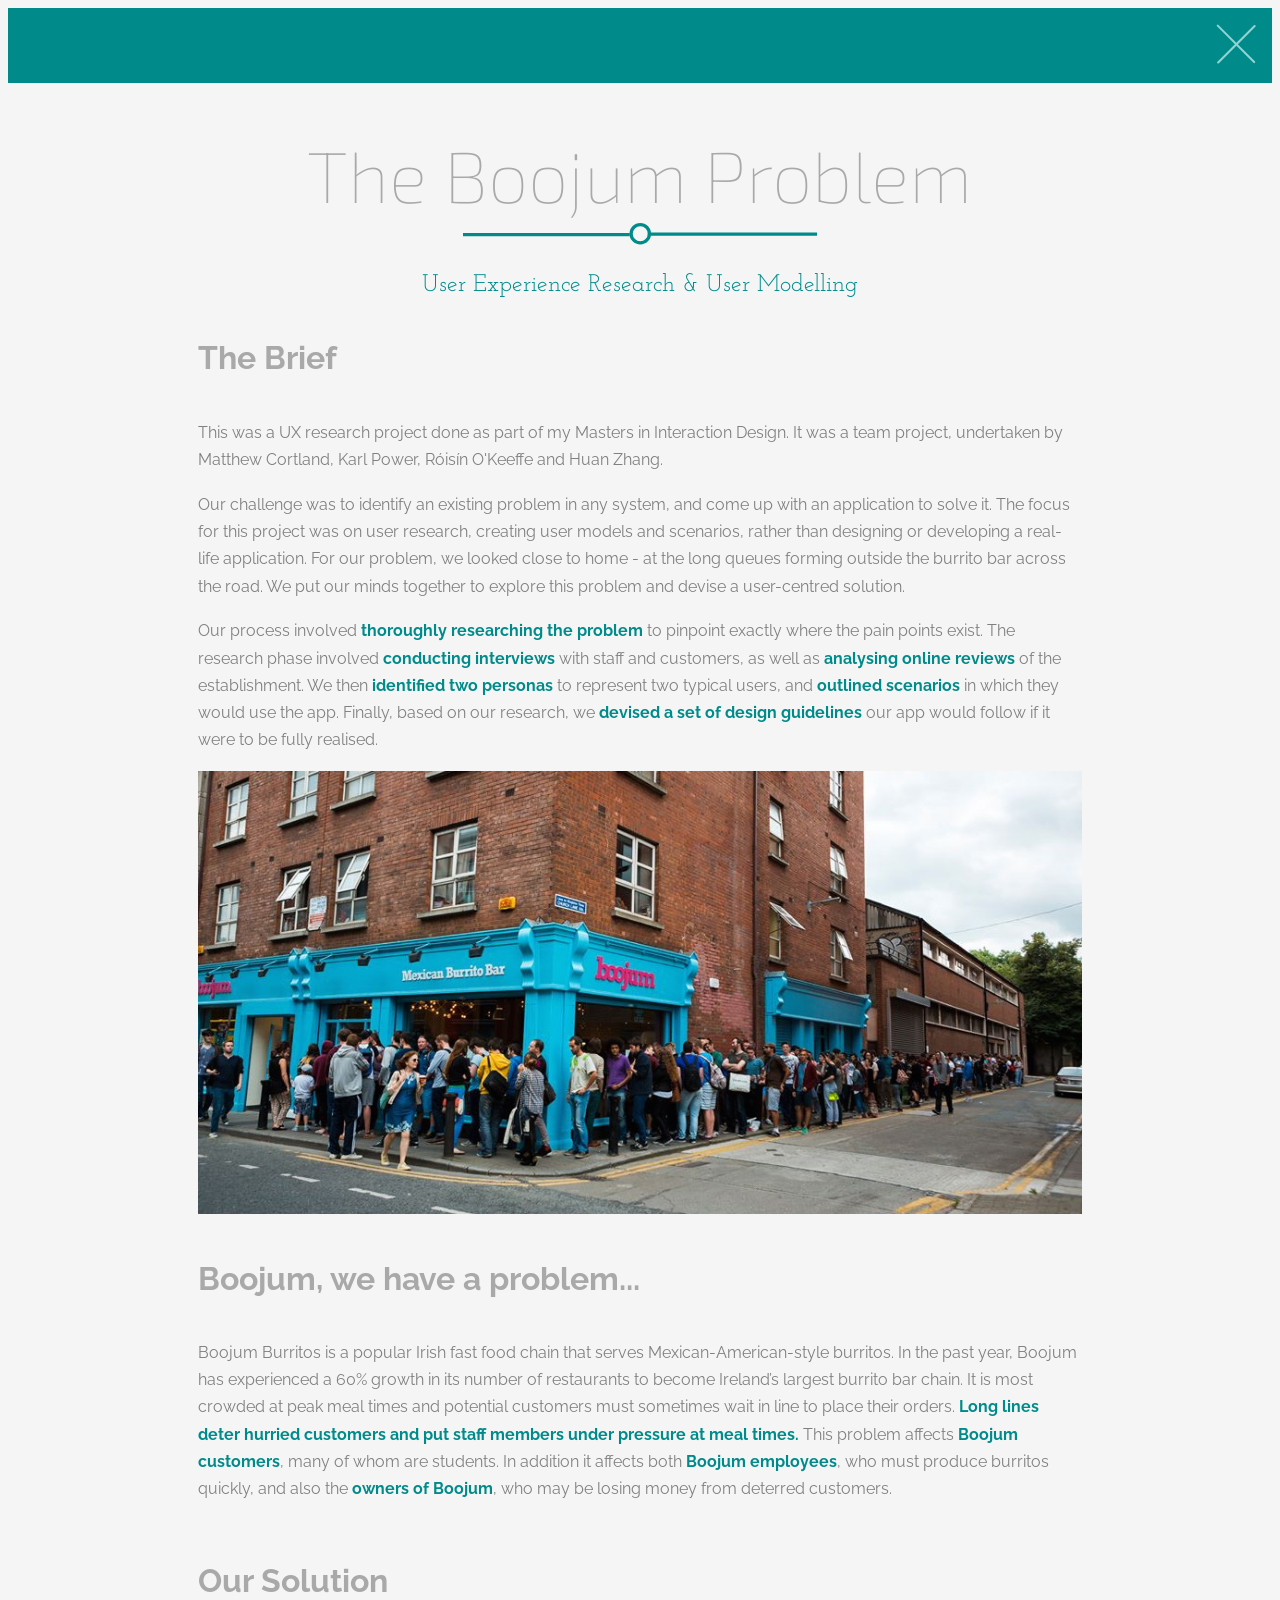
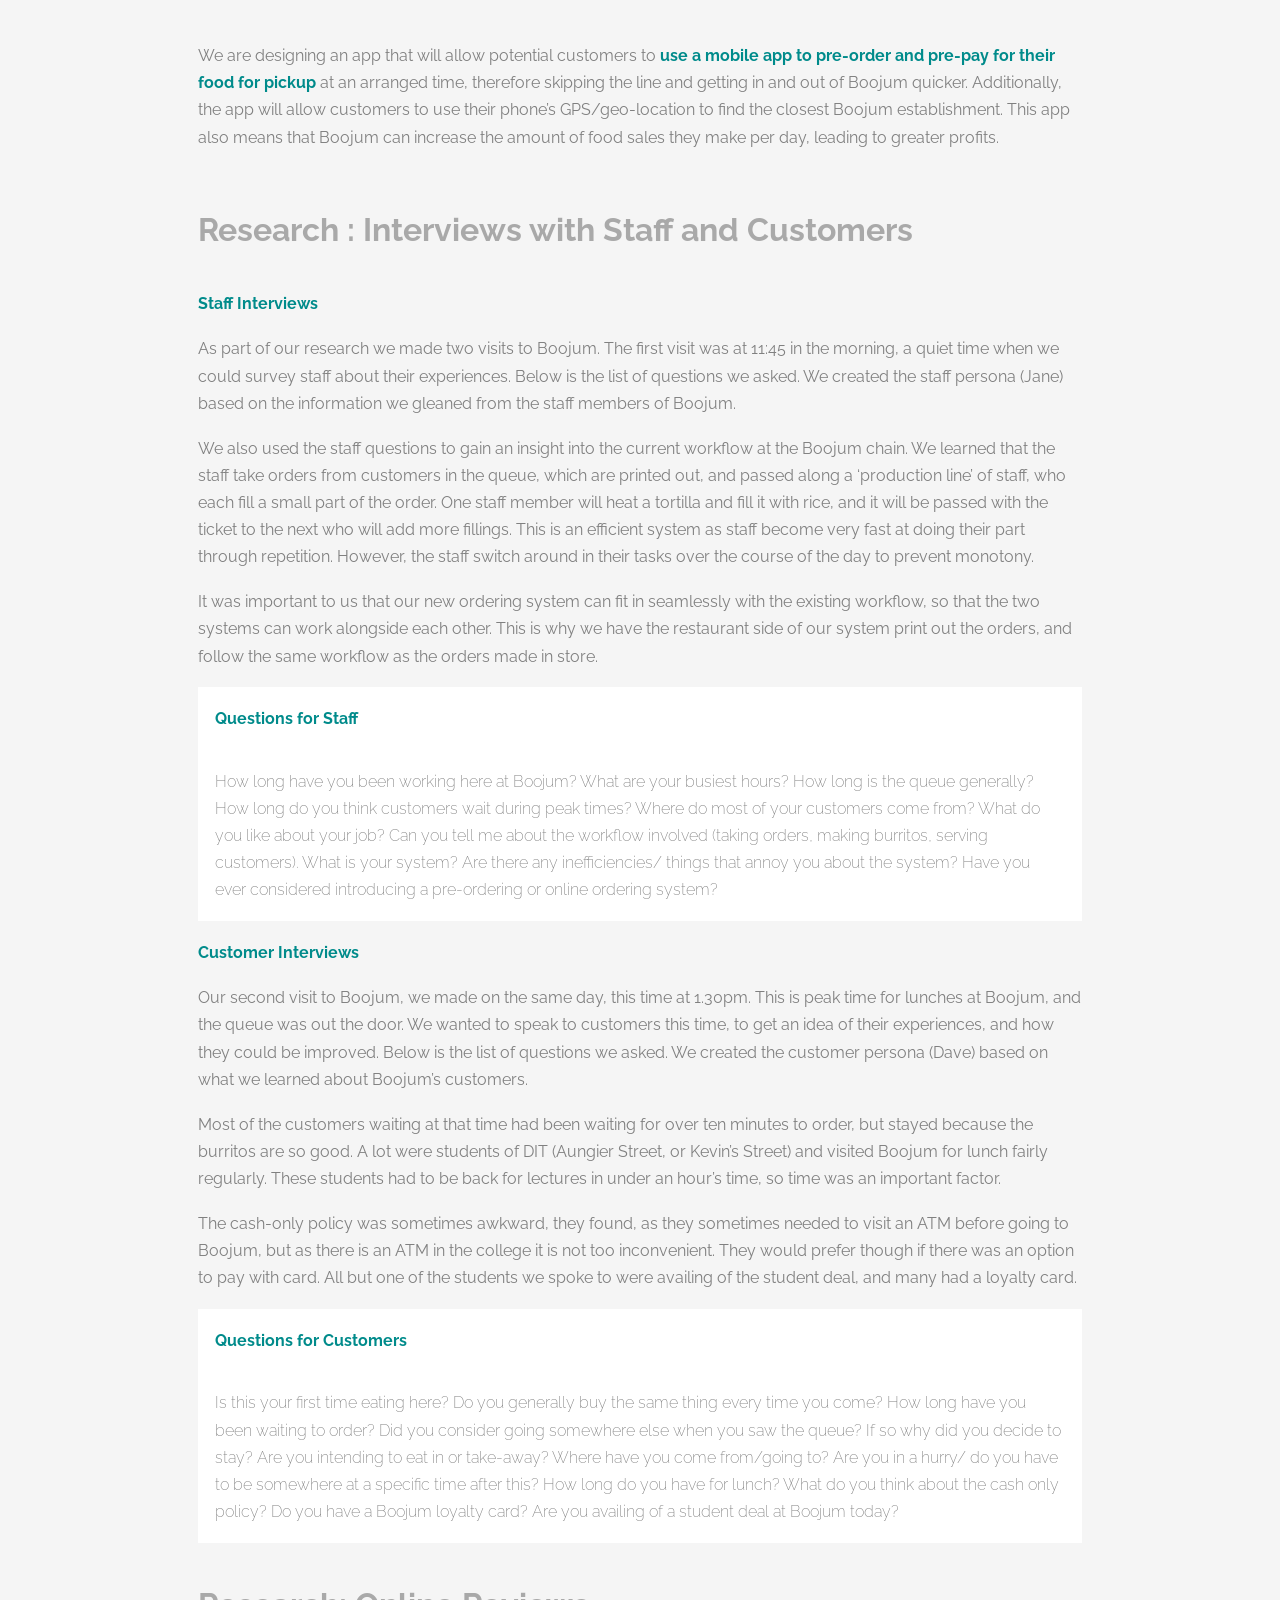
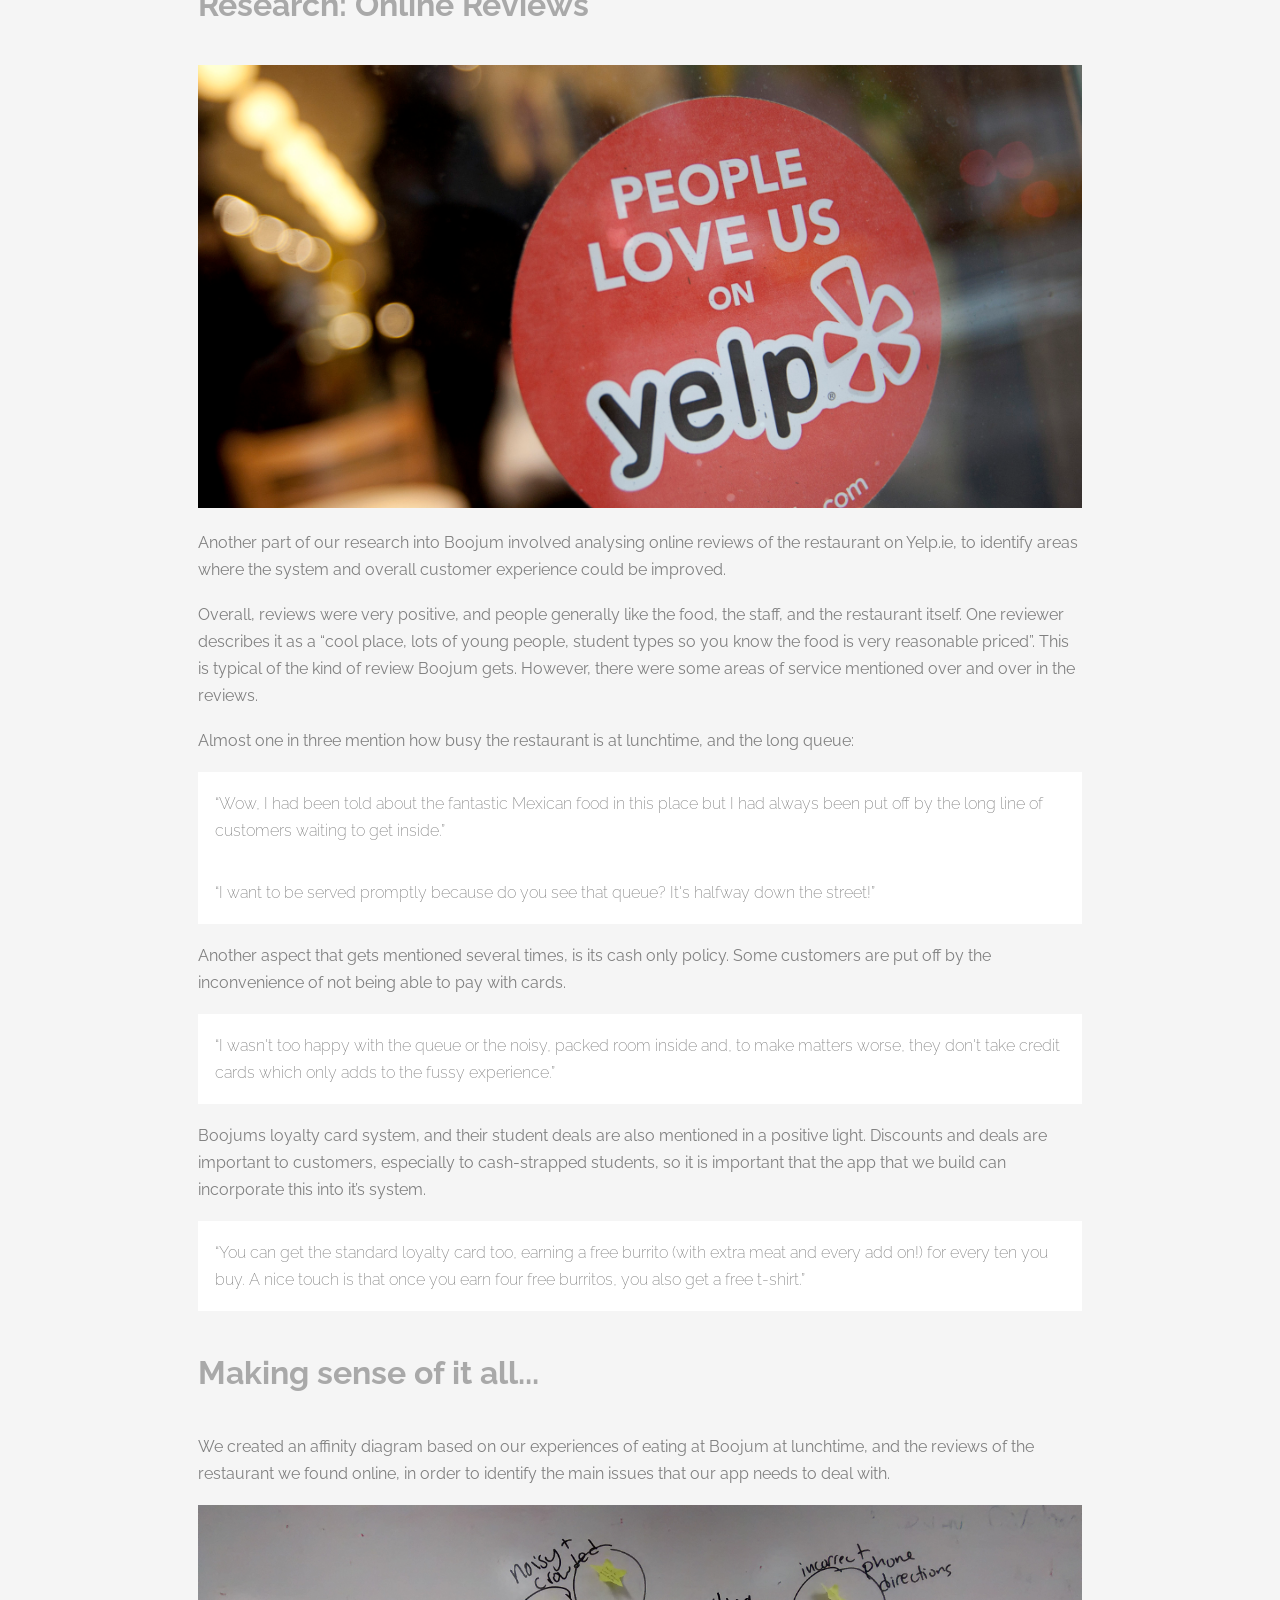
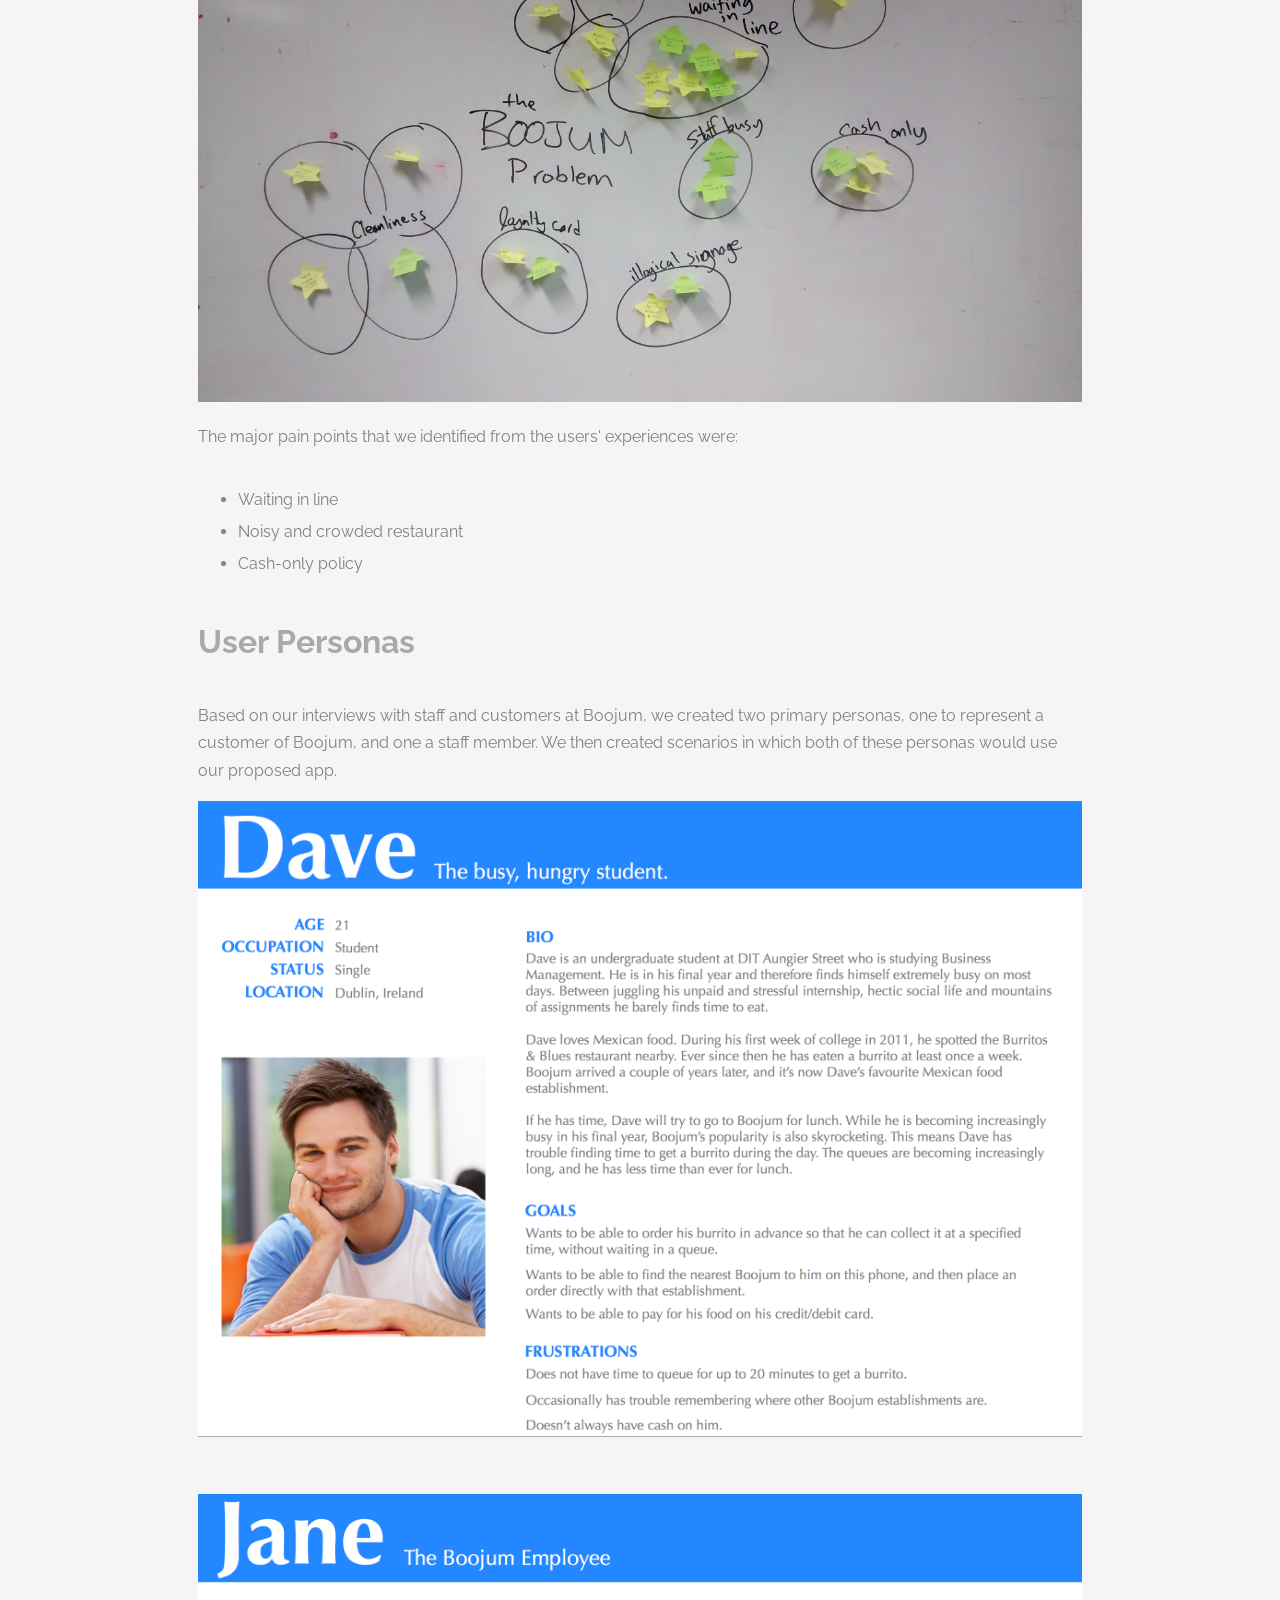
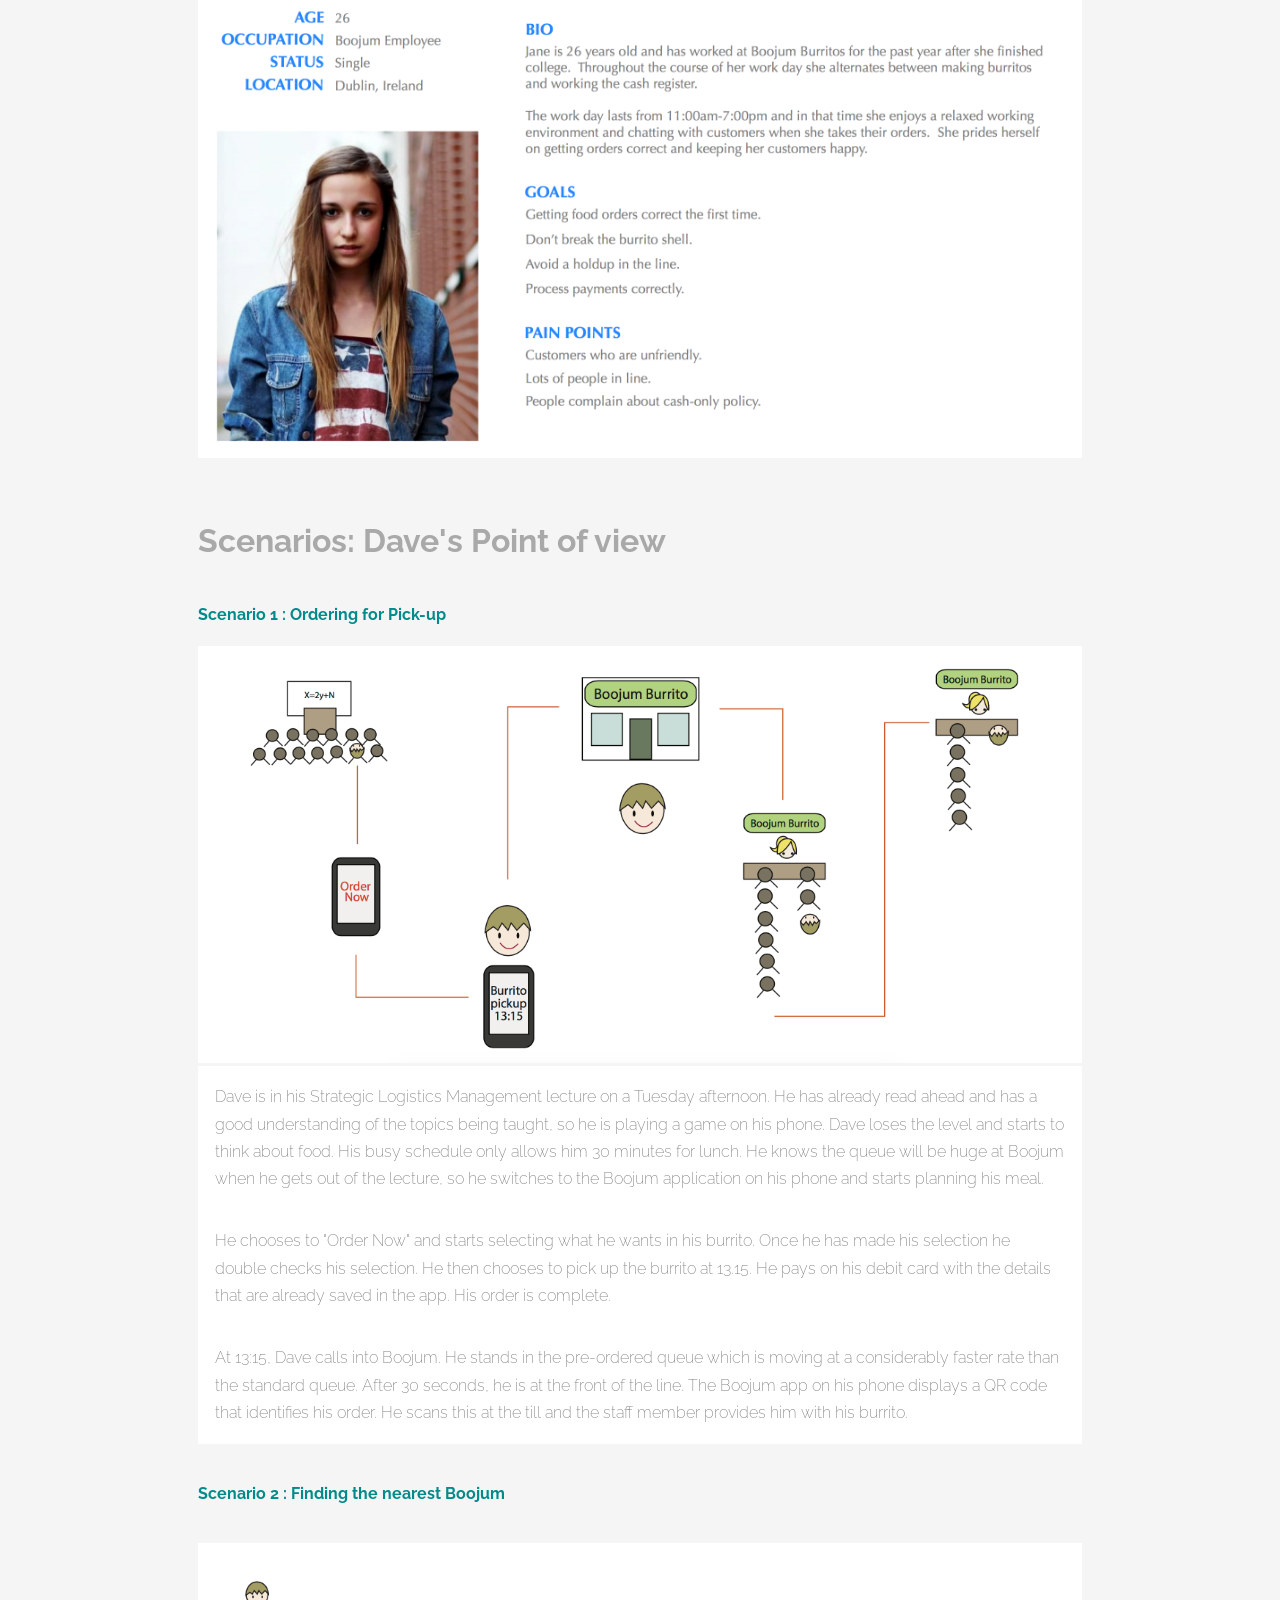
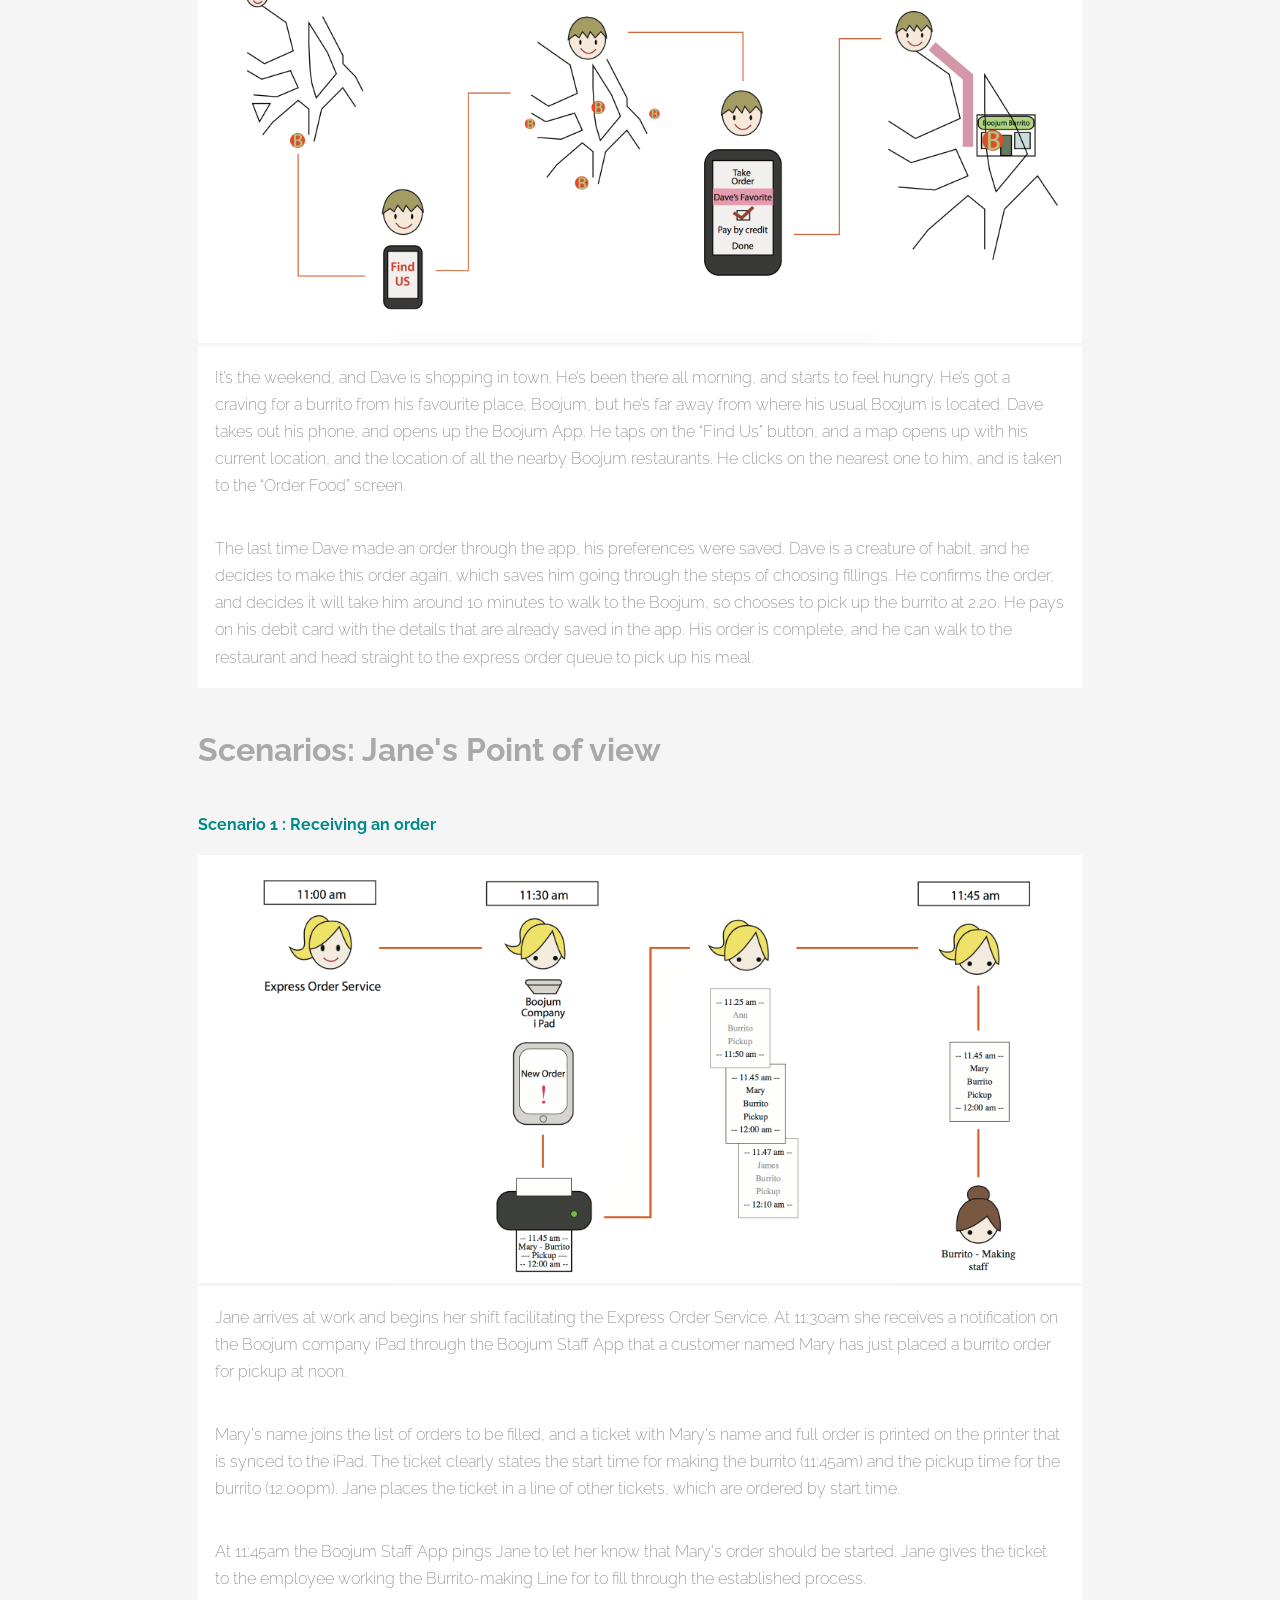
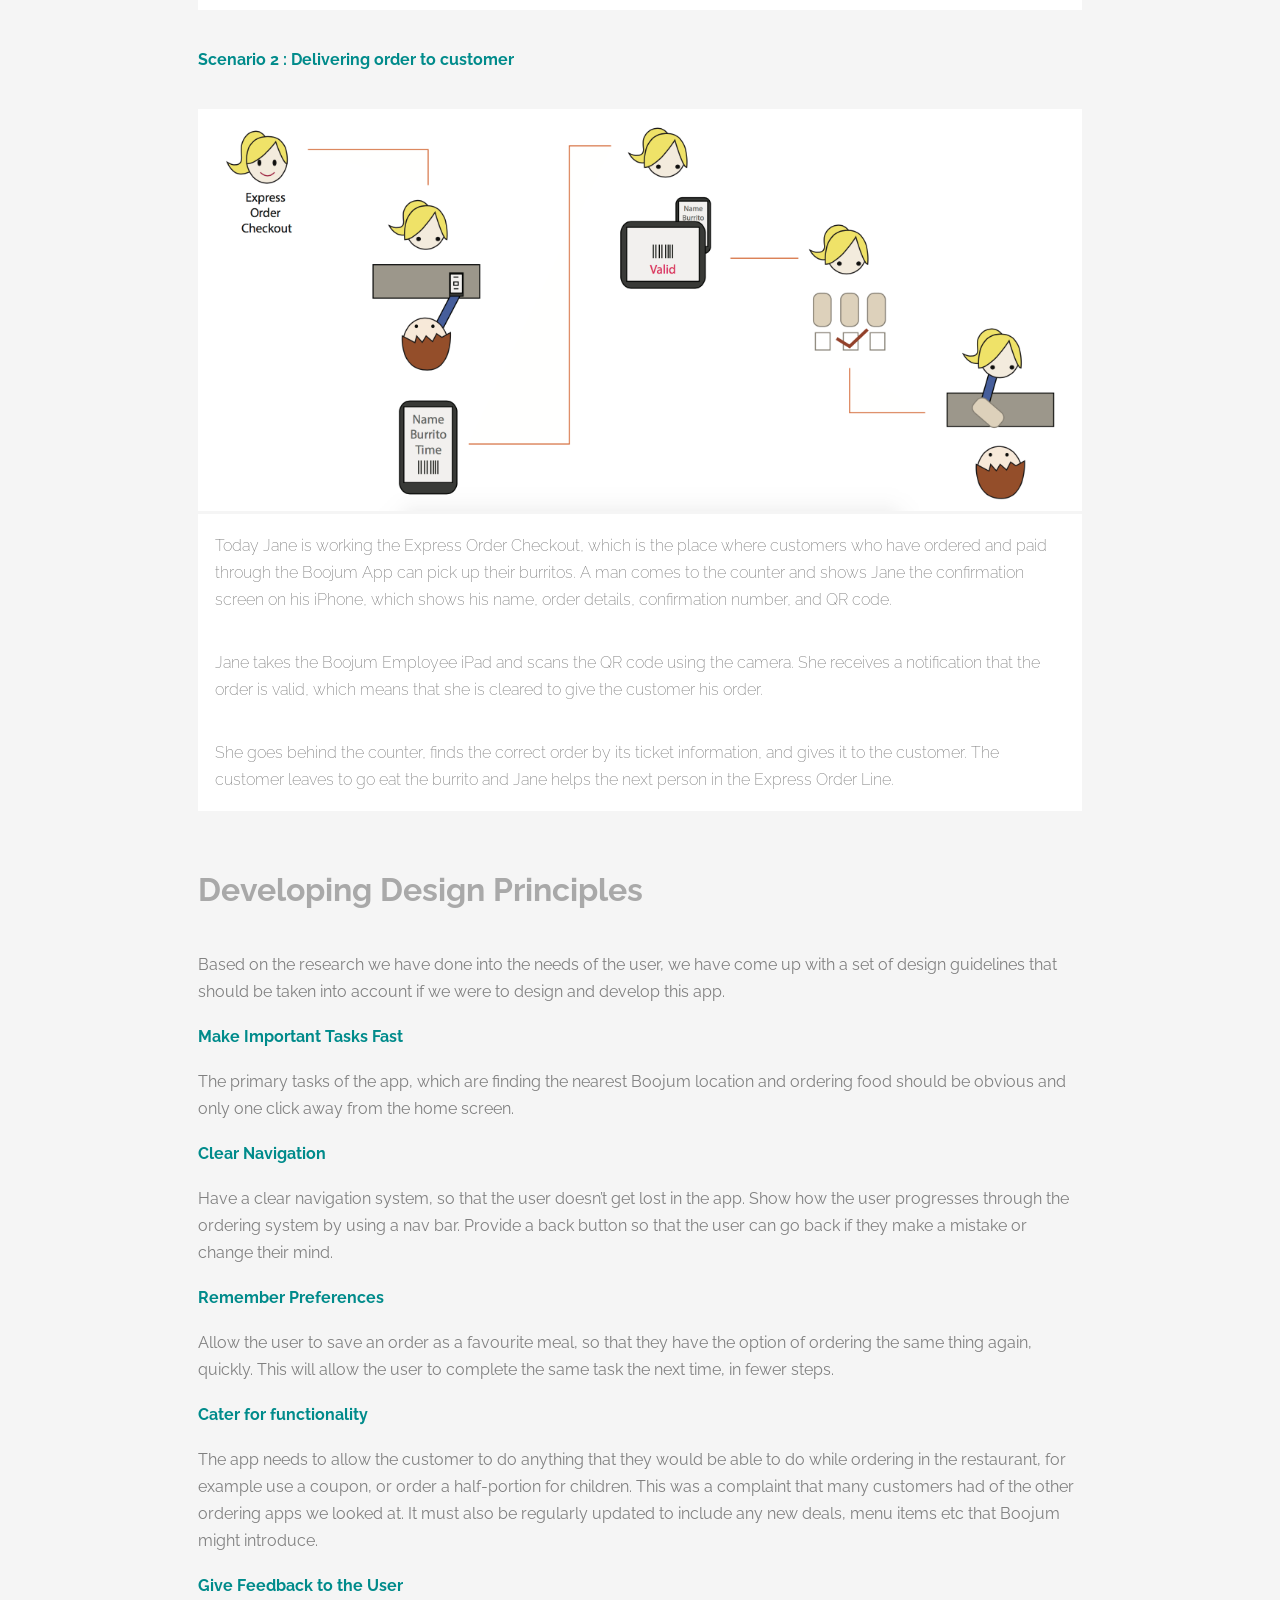
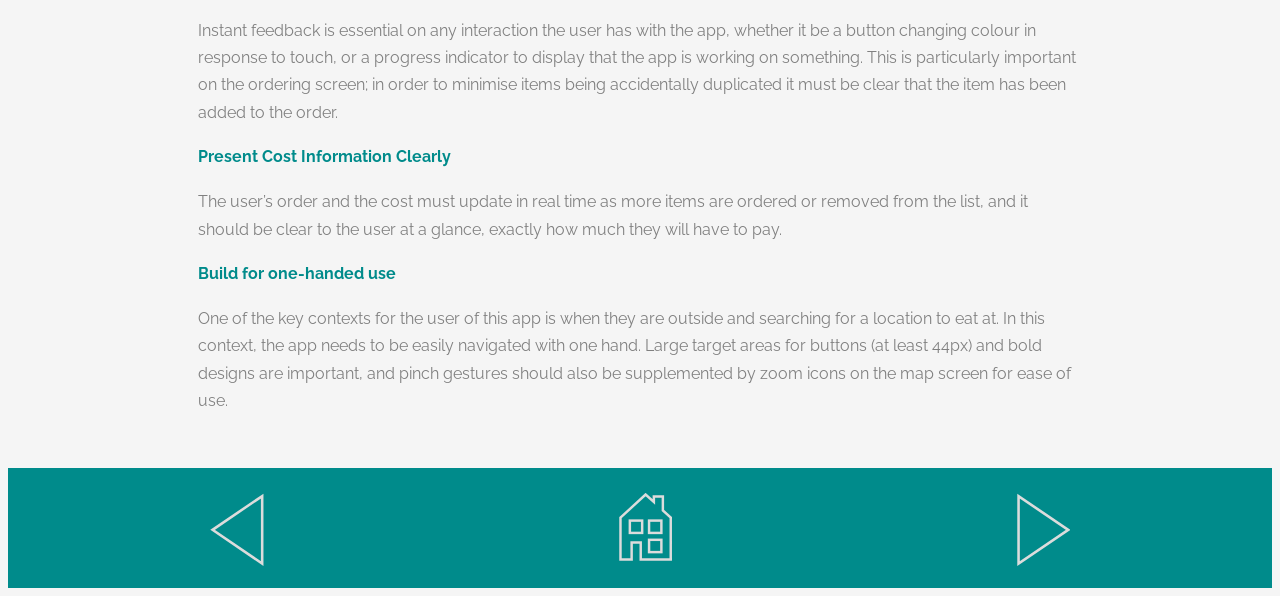
<file: boojumProject.html>
<!DOCTYPE html>
<html>
<head lang="en">
    <meta charset="UTF-8">
    <meta name="viewport" content="width=device-width, initial-scale=1.0">
    <title></title>
    <link href='https://fonts.googleapis.com/css?family=Josefin+Slab:400,300,600,700' rel='stylesheet' type='text/css'>
    <link href='https://fonts.googleapis.com/css?family=Walter+Turncoat' rel='stylesheet' type='text/css'>
    <link href='https://fonts.googleapis.com/css?family=Exo+2:400,800,700' rel='stylesheet' type='text/css'>
    <link href='https://fonts.googleapis.com/css?family=Raleway:400,500,200,300' rel='stylesheet' type='text/css'>
    <link rel="stylesheet" href="portfolio.css">
    <script src='../external/jquery.js'></script>
    <script src='../external/TweenMax.js'></script>
    <script src='../external/ScrollToPlugin.js'></script>
</head>

<body>
<div class="portfolioBanner">
    <a href="index.html" class="closeXDiv">
        <svg class= "closeX" viewBox="0 0 97 97" version="1.1" xmlns="http://www.w3.org/2000/svg">
            <path d="M93.6941738,4.80582618 L5.30582618,93.1941738"></path>
            <path d="M92.5477272,92.3406204 L4.15937957,3.95227279"></path>
        </svg>
    </a>

</div>

<div class="portfolioContent">
    <h1 class="projectName">The Boojum Problem</h1>
    <div id="underlineDiv">
        <svg id="lineCircle" viewBox="0 0 541 47" version="1.1" xmlns="http://www.w3.org/2000/svg">
            <defs></defs>
            <g id="Page-1" stroke="none" stroke-width="1" fill="none" fill-rule="evenodd">
                <g id="Artboard" stroke="darkcyan" stroke-width="5">
                    <circle id="Oval-1" cx="271" cy="24" r="14"></circle>
                    <path d="M285.09375,24.5 L540.5,24.5" id="Line" stroke-linecap="square"></path>
                    <path d="M0.5,25.5 L252.5,25.5" id="Line" stroke-linecap="square"></path>
                </g>
            </g>
        </svg>
    </div>

    <h2 class="projectDesc">User Experience Research & User Modelling</h2>

    <h4>The Brief</h4>
    <p>This was a UX research project done as part of my Masters in Interaction Design. It was a team project, undertaken by Matthew Cortland,
        Karl Power, Róisín O'Keeffe and Huan Zhang.</p>
    <p>
        Our challenge was to identify an existing problem in any system, and come up with an application to solve it. The focus
        for this project was on user research, creating user models and scenarios, rather than designing or developing a real-life application.
        For our problem, we looked close to home - at the long queues forming outside the burrito bar across the road. We put our minds together
        to explore this problem and devise a user-centred solution.
    </p>
    <p>
        Our process involved <span>thoroughly researching the problem</span> to pinpoint exactly where the pain points exist. The research
        phase involved <span>conducting interviews</span> with staff and customers, as well as <span>analysing online reviews</span> of the establishment.
        We then <span>identified two personas</span> to represent two typical users, and <span>outlined scenarios</span> in which they would use the app. Finally, based
        on our research, we <span>devised a set of design guidelines</span> our app would follow if it were to be fully realised.
    </p>
    <div class="fullWidthImage">
        <img src="images/boojumImages/boojumQueue.jpg" alt="Queue outside Boojum" width="100%">
    </div>
    <h4>Boojum, we have a problem...</h4>
    <p>
        Boojum Burritos is a popular Irish fast food chain that serves Mexican-American-style burritos.  In the past year, Boojum has experienced
        a 60% growth in its number of restaurants to become Ireland’s largest burrito bar chain.  It is most crowded at peak meal times and
        potential customers must sometimes wait in line to place their orders.  <span>Long lines deter hurried customers and put staff members
        under pressure at meal times.</span> This problem affects <span>Boojum customers</span>, many of whom are students. In addition it affects both <span>Boojum employees</span>, who must produce burritos quickly, and also the <span>owners of Boojum</span>, who may be
        losing money from deterred customers.
    </p>
    <h4>Our Solution</h4>
    <p>
        We are designing an app that will allow potential customers to <span>use a mobile app to pre-order and pre-pay for their food for pickup</span> at an
        arranged time, therefore skipping the line and getting in and out of Boojum quicker. Additionally, the app will allow customers to use
        their phone’s GPS/geo-location to find the closest Boojum establishment. This app also means that Boojum can increase the amount of food
        sales they make per day, leading to greater profits.
    </p>
    <h4>Research : Interviews with Staff and Customers </h4>
    <p><span>Staff Interviews</span></p>
    <p>
        As part of our research we made two visits to Boojum. The first visit was at 11:45 in the morning, a quiet time when we could survey staff about
        their experiences. Below is the list of questions we asked. We created the staff persona (Jane) based on the information we gleaned from
        the staff members of Boojum.
    </p>
    <p>We also used the staff questions to gain an insight into the current workflow at the Boojum chain. We learned that the staff take orders from customers in
        the queue, which are printed out, and passed along a ‘production line’ of staff, who each fill a small part of the order. One staff member will heat
        a tortilla and fill it with rice, and it will be passed with the ticket to the next who will add more fillings. This is an efficient system as
        staff become very fast at doing their part through repetition. However, the staff switch around in their tasks over the course of the day to
        prevent monotony.
    </p>
    <p>It was important to us that our new ordering system can fit in seamlessly with the existing workflow, so that the two systems can work
        alongside each other. This is why we have the restaurant side of our system print out the orders, and follow the same workflow as the orders made
        in store.
    </p>
    <div class="userStories">
        <p><span>Questions for Staff</span></p>
        <p>
            How long have you been working here at Boojum?
            What are your busiest hours?
            How long is the queue generally? How long do you think customers wait during peak times?
            Where do most of your customers come from?
            What do you like about your job?
            Can you tell me about the workflow involved (taking orders, making burritos, serving customers). What is your system?
            Are there any inefficiencies/ things that annoy you about the system?
            Have you ever considered introducing a pre-ordering or online ordering system?
        </p>
    </div>
    <br>
    <p><span>Customer Interviews</span></p>
    <p>Our second visit to Boojum, we made on the same day, this time at 1.30pm. This is peak time for lunches at Boojum,
        and the queue was out the door. We wanted to speak to customers this time, to get an idea of their experiences,
        and how they could be improved. Below is the list of questions we asked. We created the customer persona (Dave)
        based on what we learned about Boojum’s customers.
    </p>
    <p>
        Most of the customers waiting at that time had been waiting for over ten minutes to order, but stayed because the
        burritos are so good. A lot were students of DIT (Aungier Street, or Kevin’s Street) and visited Boojum for lunch
        fairly regularly. These students had to be back for lectures in under an hour’s time, so time was an important
        factor.
    </p>
    <p>
        The cash-only policy was sometimes awkward, they found, as they sometimes needed to visit an ATM before going to
        Boojum, but as there is an ATM in the college it is not too inconvenient. They would prefer though if there was
        an option to pay with card. All but one of the students we spoke to were availing of the student deal, and many
        had a loyalty card.
    </p>
    <div class="userStories">
        <p><span>Questions for Customers</span></p>
        <p>
            Is this your first time eating here?
            Do you generally buy the same thing every time you come?
            How long have you been waiting to order?
            Did you consider going somewhere else when you saw the queue? If so why did you decide to stay?
            Are you intending to eat in or take-away?
            Where have you come from/going to? Are you in a hurry/ do you have to be somewhere at a specific time after this? How long do you have for lunch?
            What do you think about the cash only policy?
            Do you have a Boojum loyalty card?
            Are you availing of a student deal at Boojum today?

        </p>
    </div>
    <h4>Research: Online Reviews</h4>
    <div class="fullWidthImage">
        <img src="images/boojumImages/yelp.jpg" alt="Yelp Sticker" width="100%">
    </div>
    <br>
    <p>
        Another part of our research into Boojum involved analysing online reviews of the restaurant on Yelp.ie, to
        identify areas where the system and overall customer experience could be improved.
    </p>
    <p>
        Overall, reviews were very positive, and people generally like the food, the staff, and the restaurant itself.
        One reviewer describes it as a “cool place, lots of young people, student types so you know the food is very
        reasonable priced”. This is typical of the kind of review Boojum gets. However, there were some areas of service
        mentioned over and over in the reviews.
    </p>
    <p>
        Almost one in three mention how busy the restaurant is at lunchtime, and the long queue:
    </p>
    <div class="userStories">
        <p>
            “Wow, I had been told about the fantastic Mexican food in this place but I had always been put off by the long
            line of customers waiting to get inside.”
        </p>
        <p>
            “I want to be served promptly because do you see that queue? It's halfway down the street!”
        </p>
    </div>
    <br>
    <p>
        Another aspect that gets mentioned several times, is its cash only policy. Some customers are put off by the
        inconvenience of not being able to pay with cards.
    </p>
    <div class="userStories">
        <p>
            “I wasn't too happy with the queue or the noisy, packed room inside and, to make matters worse, they don't take
            credit cards which only adds to the fussy experience.”
        </p>
    </div>
    <br>
    <p>
        Boojums loyalty card system, and their student deals are also mentioned in a positive light. Discounts and deals
        are important to customers, especially to cash-strapped students, so it is important that the app that we build
        can incorporate this into it’s system.
    </p>
    <div class="userStories">
        <p>
            “You can get the standard loyalty card too, earning a free burrito (with extra meat and every add on!) for every ten you buy.
            A nice touch is that once you earn four free burritos, you also get a free t-shirt.”
        </p>
    </div>
    <h4>Making sense of it all...</h4>
    <p>We created an affinity diagram based on our experiences of eating at Boojum at lunchtime, and the reviews of the
        restaurant we found online, in order to identify the main issues that our app needs to deal with.
    </p>
    <div class="fullWidthImage">
        <img src="images/boojumImages/boojumAffinity.jpg" alt="Affinity Diagram" width="100%">
    </div>
    <br>
    <p>The major pain points that we identified from the users' experiences were:
    </p>
    <ul>
        <li>Waiting in line</li>
        <li>Noisy and crowded restaurant</li>
        <li>Cash-only policy</li>
    </ul>
    <h4>User Personas</h4>
    <p>
        Based on our interviews with staff and customers at Boojum, we created two primary personas, one to represent a
        customer of Boojum, and one a staff member. We then created scenarios in which both of these personas would use
        our proposed app.
    </p>
    <div class="fullWidthImage">
        <img src="images/boojumImages/davePersona.png" alt="Persona: Dave the customer" width="100%">
    </div>
    <br><br><br>
    <div class="fullWidthImage">
        <img src="images/boojumImages/janePersona.png" alt="Persona: Jane the employee" width="100%">
    </div>
    <br>
    <h4>Scenarios: Dave's Point of view</h4>
    <p><span>Scenario 1 : Ordering for Pick-up</span></p>
    <div class="fullWidthImage">
        <img src="images/boojumImages/daveScen1.png" alt="Dave Scenario 1" width="100%">
    </div>
    <div class="userStories">
        <p>
            Dave is in his Strategic Logistics Management lecture on a Tuesday afternoon. He has already read ahead and
            has a good understanding of the topics being taught, so he is playing a game on his phone. Dave loses the
            level and starts to think about food. His busy schedule only allows him 30 minutes for lunch. He knows the
            queue will be huge at Boojum when he gets out of the lecture, so he switches to the Boojum application on his
            phone and starts planning his meal.
        </p>
        <p>
            He chooses to "Order Now" and starts selecting what he wants in his burrito. Once he has made his selection
            he double checks his selection. He then chooses to pick up the burrito at 13.15. He pays on his debit card
            with the details that are already saved in the app. His order is complete.
        </p>
        <p>
            At 13:15, Dave calls into Boojum. He stands in the pre-ordered queue which is moving at a considerably faster
            rate than the standard queue. After 30 seconds, he is at the front of the line. The Boojum app on his phone
            displays a QR code that identifies his order. He scans this at the till and the staff member provides him with
            his burrito.
        </p>
    </div>
    <br><br>
    <p><span>Scenario 2 : Finding the nearest Boojum</span></p>
    <br>
    <div class="fullWidthImage">
        <img src="images/boojumImages/daveScen2.png" alt="Dave Scenario 2" width="100%">
    </div>
    <div class="userStories">
        <p>
            It’s the weekend, and Dave is shopping in town. He’s been there all morning, and starts to
            feel hungry. He’s got a craving for a burrito from his favourite place, Boojum, but he’s far away from where his
            usual Boojum is located. Dave takes out his phone, and opens up the Boojum App. He taps on the “Find Us” button,
            and a map opens up with his current location, and the location of all the nearby Boojum restaurants. He clicks on
            the nearest one to him, and is taken to the “Order Food” screen.
        </p>
        <p>
            The last time Dave made an order through the app, his preferences were saved. Dave is a creature of habit, and he decides
            to make this order again, which saves him going through the steps of choosing fillings. He confirms the order, and decides it will take him
            around 10 minutes to walk to the Boojum, so chooses to pick up the burrito at 2.20. He pays on his debit card
            with the details that are already saved in the app. His order is complete, and he can walk to the restaurant and
            head straight to the express order queue to pick up his meal.
        </p>
    </div>
    <h4>Scenarios: Jane's Point of view</h4>
    <p><span>Scenario 1 : Receiving an order</span></p>
    <div class="fullWidthImage">
        <img src="images/boojumImages/janeScen1.png" alt="Jane Scenario 1" width="100%">
    </div>
    <div class="userStories">
        <p>
            Jane arrives at work and begins her shift facilitating the Express Order Service. At 11:30am she receives a notification on the Boojum company iPad through the Boojum Staff App that a customer named Mary has just placed a burrito order for pickup at noon.
        </p>
        <p>
            Mary's name joins the list of orders to be filled, and a ticket with Mary's name and full order is printed on the printer that is synced to the iPad. The ticket clearly states the start time for making the burrito (11:45am) and the pickup time for the burrito (12:00pm). Jane places the ticket in a line of other tickets, which are ordered by start time.
        </p>
        <p>
            At 11:45am the Boojum Staff App pings Jane to let her know that Mary's order should be started. Jane gives the ticket to the employee working the Burrito-making Line for to fill through the established process.
        </p>
    </div>
    <br><br>
    <p><span>Scenario 2 : Delivering order to customer</span></p>
    <br>
    <div class="fullWidthImage">
        <img src="images/boojumImages/janeScen3.png" alt="Jane Scenario 2" width="100%">
    </div>
    <div class="userStories">
        <p>
            Today Jane is working the Express Order Checkout, which is the place where customers who have ordered and paid through the Boojum App can pick up their burritos. A man comes to the counter and shows Jane the confirmation screen on his iPhone, which shows his name, order details, confirmation number, and QR code.        </p>
        <p>
            Jane takes the Boojum Employee iPad and scans the QR code using the camera. She receives a notification that the order is valid, which means that she is cleared to give the customer his order.         </p>
        <p>
            She goes behind the counter, finds the correct order by its ticket information, and gives it to the customer. The customer leaves to go eat the burrito and Jane helps the next person in the Express Order Line.
        </p>
    </div>
    <br>
    <h4>Developing Design Principles</h4>
    <p>Based on the research we have done into the needs of the user, we have come up with a set of design guidelines that should be taken into account if we were to design and develop this app.</p>
    <p><span>Make Important Tasks Fast</span></p>
    <p>The primary tasks of the app, which are finding the nearest Boojum location and ordering food should be obvious and only one click away from the home screen.</p>
    <p><span>Clear Navigation</span></p>
    <p>Have a clear navigation system, so that the user doesn’t get lost in the app. Show how the user progresses through the ordering system by using a nav bar. Provide a back button so that the user can go back if they make a mistake or change their mind.</p>
    <p><span>Remember Preferences</span></p>
    <p>Allow the user to save an order as a favourite meal, so that they have the option of ordering the same thing again, quickly. This will allow the user to complete the same task the next time, in fewer steps.</p>
    <p><span>Cater for functionality</span></p>
    <p>The app needs to allow the customer to do anything that they would be able to do while ordering in the restaurant, for example use a coupon, or order a half-portion for children. This was a complaint that many customers had of the other ordering apps we looked at. It must also be regularly updated to include any new deals, menu items etc that Boojum might introduce.</p>
    <p><span>Give Feedback to the User</span></p>
    <p>Instant feedback is essential on any interaction the user has with the app, whether it be a button changing colour in response to touch, or a progress indicator to display that the app is working on something. This is particularly important on the ordering screen; in order to minimise items being accidentally duplicated it must be clear that the item has been added to the order.</p>
    <p><span>Present Cost Information Clearly</span></p>
    <p>The user’s order and the cost must update in real time as more items are ordered or removed from the list, and it should be clear to the user at a glance, exactly how much they will have to pay.</p>
    <p><span>Build for one-handed use</span></p>
    <p>One of the key contexts for the user of this app is when they are outside and searching for a location to eat at. In this context, the app needs to be easily navigated with one hand. Large target areas for buttons (at least 44px) and bold designs are important, and pinch gestures should also be supplemented by zoom icons on the map screen for ease of use.</p>
    <br>

    <br>

</div>

<div class="portfolioFooter">
    <div class="iconsDiv">
        <div class="leftDiv">
            <a href="ruzoUx.html">
                <svg viewBox="0 0 105 143" class="left" version="1.1" xmlns="http://www.w3.org/2000/svg">
                    <path d="M5,138 L5,6 L102,72 L5,138 Z" id="Triangle-1" transform="translate(53.500000, 72.000000) scale(-1, 1) translate(-53.500000, -72.000000) "></path>
                </svg>
            </a>
        </div>

        <div class="houseDiv">
            <a href="index.html">
                <svg viewBox="0 0 109 138" class="house" version="1.1" xmlns="http://www.w3.org/2000/svg">
                    <path d="M3,50 L54,2.99609375 L70.7543636,18.1242537 L70.754364,7.01488972 L89.0112991,7.01488972 L89.0113006,35.4208012 L105,50 L105,135 L44.0722656,135 L44.0722656,100.599609 L25.6367188,100.599609 L25.6367188,135 L3,135 L3,50 Z" id="Rectangle-2"></path>
                    <rect id="Rectangle-3" x="22" y="56" width="25" height="25"></rect>
                    <rect id="Rectangle-3" x="61" y="56" width="25" height="25"></rect>
                    <rect id="Rectangle-3" x="61" y="95" width="25" height="25"></rect>
                </svg>
            </a>
        </div>

        <div class="rightDiv">
            <a href="paulProject.html">
                <svg viewBox="0 0 105 143" class="right" version="1.1" xmlns="http://www.w3.org/2000/svg">
                    <g>
                        <path d="M5,138 L5,6 L102,72 L5,138 Z"></path>
                    </g>
                </svg>
            </a>
        </div>
    </div>
</div>

</body>


</html>
</file>
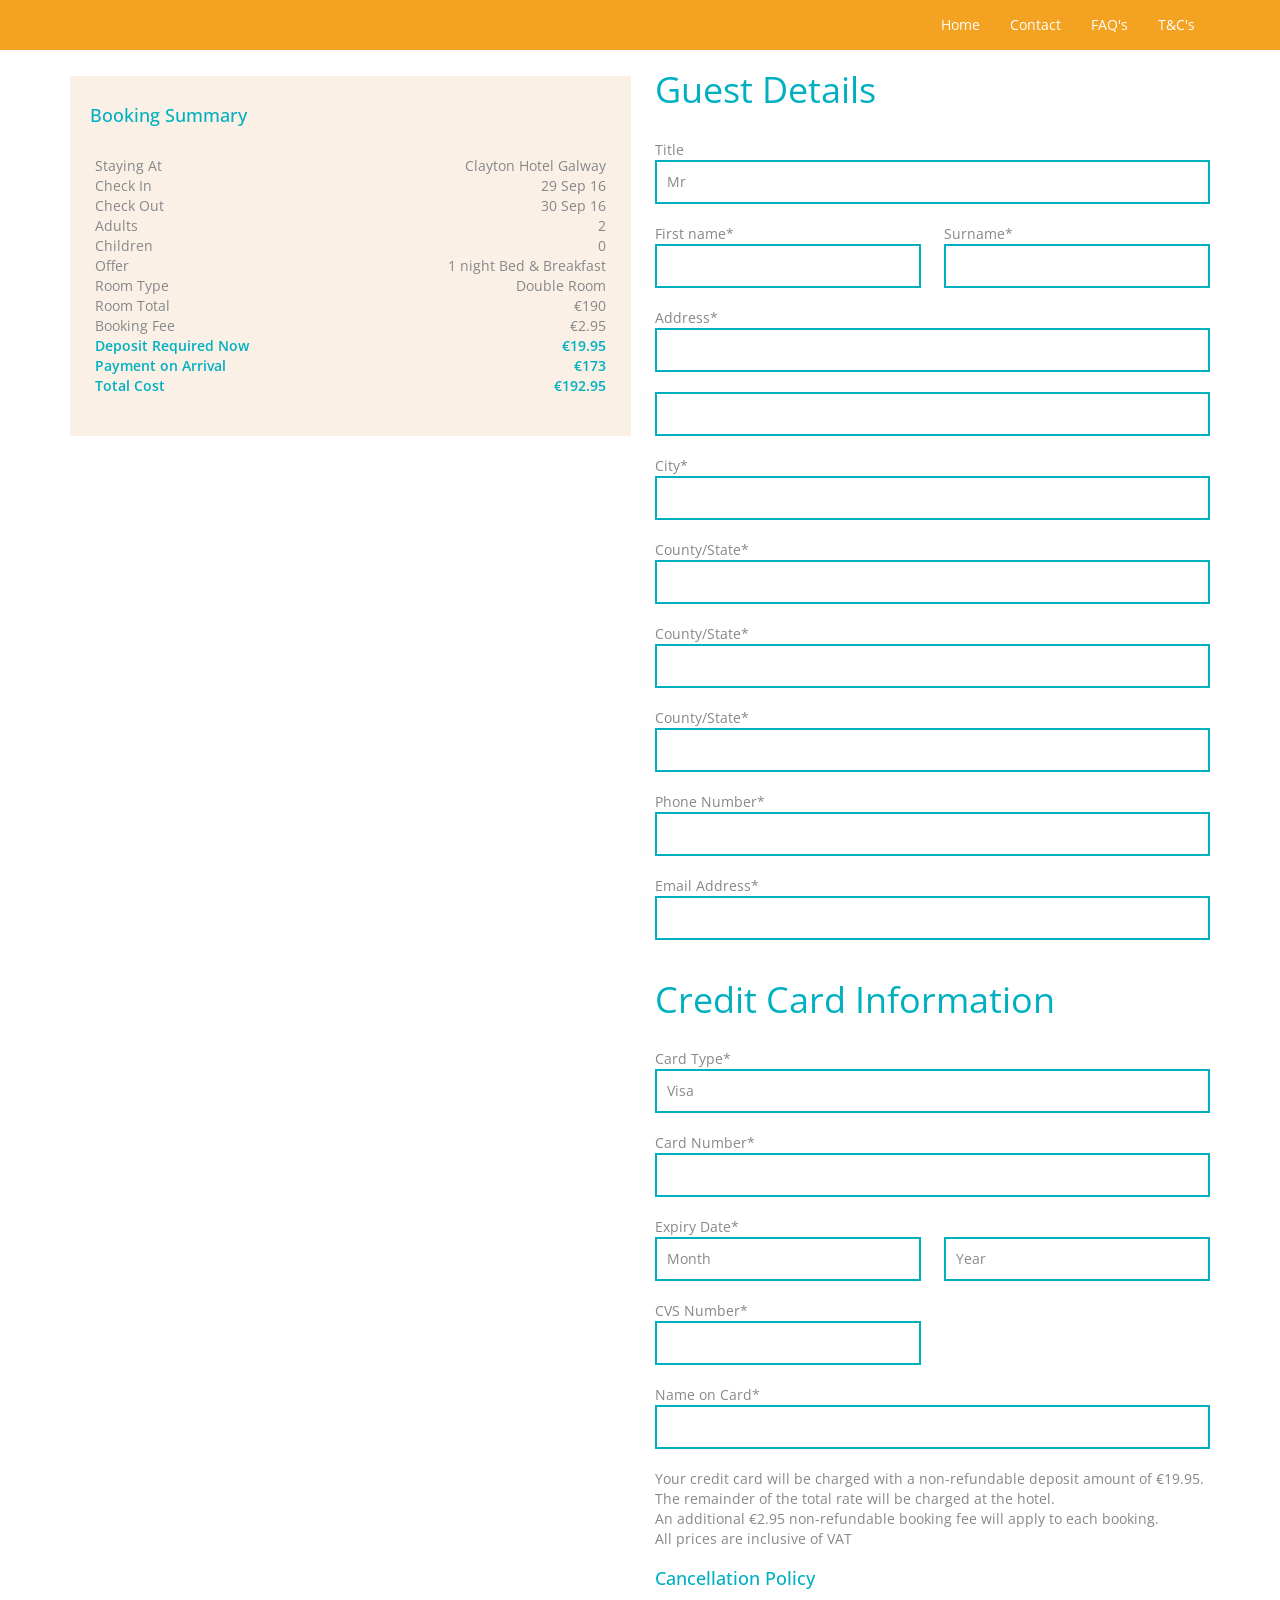
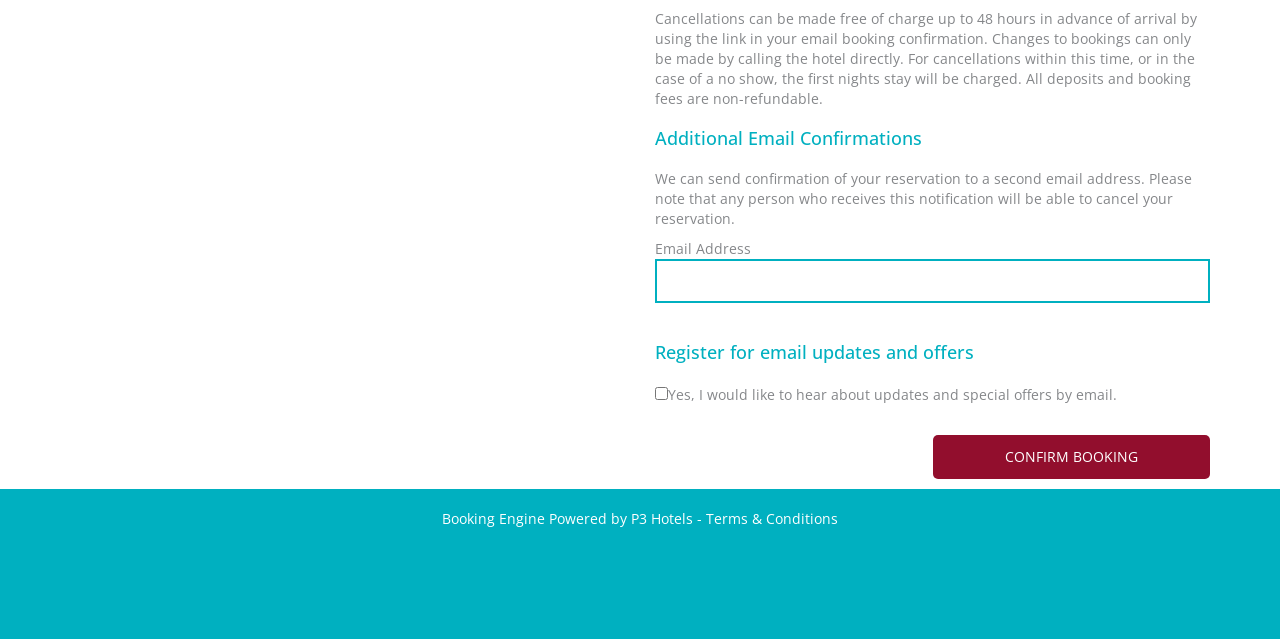
<file: BP5.html>
<!DOCTYPE html>
<html lang="en">
<head>
    <meta charset="utf-8">
    <meta http-equiv="X-UA-Compatible" content="IE=edge">
    <meta name="viewport" content="width=device-width, initial-scale=1">
    <!-- The above 3 meta tags *must* come first in the head; any other head content must come *after* these tags -->
    <title>Testing Fixed Box</title>
    <link href="https://fonts.googleapis.com/css?family=Open+Sans:300,400,600" rel="stylesheet">

    <!--&lt;!&ndash; Bootstrap &ndash;&gt;-->
    <!--<link href="bootstrap/css/bootstrap.min.css" rel="stylesheet">-->
    <link href="bootstrap/css/bootstrap.css" rel="stylesheet">


    <link rel="stylesheet" type="text/css" href="SV_main.css">

    <!-- HTML5 shim and Respond.js for IE8 support of HTML5 elements and media queries -->
    <!-- WARNING: Respond.js doesn't work if you view the page via file:// -->
    <!--[if lt IE 9]>
    <script src="https://oss.maxcdn.com/html5shiv/3.7.3/html5shiv.min.js"></script>
    <script src="https://oss.maxcdn.com/respond/1.4.2/respond.min.js"></script>
    <![endif]-->
</head>

<body>

<!--<div class="container">-->
    <!--<a href="index.html"><img id="headerLogo" src="images/logo_header.png"></a>-->
    <!--<a href="#"><img class="socialMediaIcon hidden-xs" src="images/icon_fb.png"></a>-->
    <!--<a href="#"><img class="socialMediaIcon hidden-xs" src="images/icon_tw.png"></a>-->
    <!--<a href="#"><img class="socialMediaIcon hidden-xs" src="images/icon_in.png"></a>-->
<!--</div>-->

<nav class="navbar">
    <div class="container-fluid fluidNav">
        <div class="container">
            <div class="navbar-header">
                <button type="button" class="navbar-toggle" data-toggle="collapse" data-target="#myNavbar">
                    <span class="glyphicon glyphicon-menu-hamburger"></span>
                </button>
            </div>
            <div class="collapse navbar-collapse" id="myNavbar">
                <ul class="nav navbar-nav navbar-right">
                    <li><a href="#">Home</a></li>
                    <li><a href="#">Contact</a></li>
                    <li><a href="#">FAQ's</a></li>
                    <li><a href="#">T&C's</a></li>
                    <!--<li><a href="https://shop.supervalu.ie/shopping/">supervalue.ie</a></li>-->
                </ul>
            </div>
        </div>
    </div>
</nav>

<div class="container">
    <div class="row">

        <div class="bsCol col-lg-6 col-md-6">
            <div class="bookingSummary" data-spy="affix" data-offset-top="40" data-offset-bottom="150">
                <h4>Booking Summary</h4>
                <div class="row bookingInfo">
                    <table style="width:100%">
                        <tr>
                            <td class="leftInfo">Staying At</td>
                            <td class="rightInfo">Clayton Hotel Galway</td>
                        </tr>
                        <tr>
                            <td class="leftInfo">Check In</td>
                            <td class="rightInfo">29 Sep 16</td>
                        </tr>
                        <tr>
                            <td class="leftInfo">Check Out</td>
                            <td class="rightInfo">30 Sep 16</td>
                        </tr>
                        <tr>
                            <td class="leftInfo">Adults</td>
                            <td class="rightInfo">2</td>
                        </tr>
                        <tr>
                            <td class="leftInfo">Children</td>
                            <td class="rightInfo">0</td>
                        </tr>
                        <tr>
                            <td class="leftInfo">Offer</td>
                            <td class="rightInfo">1 night Bed & Breakfast</td>
                        </tr>
                        <tr>
                            <td class="leftInfo">Room Type</td>
                            <td class="rightInfo">Double Room</td>
                        </tr>

                        <tr>
                            <td class="leftInfo">Room Total</td>
                            <td class="rightInfo">€190</td>
                        </tr>
                        <tr>
                            <td class="leftInfo">Booking Fee</td>
                            <td class="rightInfo">€2.95</td>
                        </tr>
                        <tr>
                            <td class="leftInfo moneyInfo">Deposit Required Now</td>
                            <td class="rightInfo moneyInfo">€19.95</td>
                        </tr>
                        <tr>
                            <td class="leftInfo moneyInfo">Payment on Arrival</td>
                            <td class="rightInfo moneyInfo">€173</td>
                        </tr>
                        <tr>
                            <td class="leftInfo moneyInfo totalCost">Total Cost</td>
                            <td class="rightInfo moneyInfo totalCost">€192.95</td>
                        </tr>
                    </table>
                </div>
            </div>
        </div>

        <div class="col-lg-6 col-md-6">
            <h1 class="pageHeading">Guest Details</h1>

            <form id="detailsForm">
                Title
                <select class="detailsInput" id="titleInput" name="title">
                    <option value="1">Mr</option>
                    <option value="1">Ms</option>
                    <option value="2">Mrs</option>
                    <option value="3">Miss</option>
                </select>

                <div class="leftInput">
                    First name*<br>
                    <input class="detailsInput" type="text" name="firstname">
                </div>
                <div class="rightInput">
                    Surname*<br>
                    <input class="detailsInput" type="text" name="lastname">
                </div>
                Address*<br>
                <input class="detailsInput" type="text" name="addressLine1">
                <input class="detailsInput" type="text" name="addressLine2">
                City*<br>
                <input class="detailsInput" type="text" name="city">
                County/State*<br>
                <input class="detailsInput" type="text" name="county">
                County/State*<br>
                <input class="detailsInput" type="text" name="county">
                County/State*<br>
                <input class="detailsInput" type="text" name="county">
                Phone Number*<br>
                <input class="detailsInput" type="number" name="phone">
                Email Address*<br>
                <input class="detailsInput" type="email" name="email">
                <h1 class="pageHeading">Credit Card Information</h1>
                Card Type*<br>
                <select class="detailsInput" name="cardType" placeholder="Card Type">
                    <option value="visa">Visa</option>
                    <option value="mastercard">Mastercard</option>
                </select>
                Card Number*<br>
                <input class="detailsInput" type="number" name="cardNumber">
                Expiry Date*<br>
                <select class="detailsInput leftInput"  name="month">
                    <option value="1">Month</option>
                    <option value="1">01</option>
                    <option value="1">02</option>
                    <option value="2">03</option>
                    <option value="3">04</option>
                    <option value="3">05</option>
                    <option value="3">06</option>
                    <option value="3">07</option>
                    <option value="3">08</option>
                    <option value="3">09</option>
                    <option value="3">10</option>
                    <option value="3">11</option>
                    <option value="3">12</option>
                </select>
                <select class="detailsInput rightInput"  name="year">
                    <option value="1">Year</option>
                    <option value="1">2016</option>
                    <option value="1">2017</option>
                    <option value="2">2018</option>
                    <option value="3">2019</option>
                    <option value="3">2020</option>
                    <option value="3">2021</option>
                    <option value="3">2022</option>
                    <option value="3">2023</option>
                    <option value="3">2024</option>
                    <option value="3">2025</option>
                    <option value="3"2026</option>
                </select>
                <div class="leftInput">
                    CVS Number*<br>
                    <input class="detailsInput" type="number" name="cvsNumber">
                </div><br>
                Name on Card*<br>
                <input class="detailsInput" type="text" name="cardName">
                <br>
                <p>Your credit card will be charged with a non-refundable deposit amount of €19.95. The remainder of the total rate will be charged at the hotel.
                    <br>An additional €2.95 non-refundable booking fee will apply to each booking.
                    <br>All prices are inclusive of VAT </p>
                <h4>Cancellation Policy</h4>
                <p>Cancellations can be made free of charge up to 48 hours in advance of arrival by using the link in your email booking confirmation. Changes to bookings can only be made by calling the hotel directly. For cancellations within this time, or in the case of a no show, the first nights stay will be charged. All deposits and booking fees are non-refundable.</p>
                <h4>Additional Email Confirmations</h4>
                <p>We can send confirmation of your reservation to a second email address. Please note that any person who receives this notification will be able to cancel your reservation.</p>
                Email Address<br>
                <input class="detailsInput" type="email" name="secondEmail">
                <h4>Register for email updates and offers</h4>
                <input type="checkbox" name="register" value="register">Yes, I would like to hear about updates and special offers by email.<br>
                <br>
                <input class="continueBookButton" type="submit" value="CONFIRM BOOKING">
            </form>
        </div>
    </div>
</div>


<div class="container-fluid footer">

    <!--<div class="container">-->
        <!--<a href="index.html"><img  id="footerLogo" src="images/logo_footer.png"></a>-->
        <!--<a href="#"><img class="socialMediaIconFooter hidden-xs" src="images/icon_white_fb.png"></a>-->
        <!--<a href="#"><img class="socialMediaIconFooter hidden-xs" src="images/icon_white_tw.png"></a>-->
        <!--<a href="#"><img class="socialMediaIconFooter hidden-xs" src="images/icon_white_in.png"></a>-->
    <!--</div>-->
    <p><a href="http://www.p3hotels.com/">Booking Engine Powered by P3 Hotels</a> - Terms & Conditions</p>

</div>

<!-- jQuery (necessary for Bootstrap's JavaScript plugins) -->
<script src="https://ajax.googleapis.com/ajax/libs/jquery/1.12.4/jquery.min.js"></script>
<!-- Include all compiled plugins (below), or include individual files as needed -->
<script src="bootstrap/js/bootstrap.min.js"></script>

<script>
    $(function() {
        var $affixElement = $('div[data-spy="affix"]');
        $affixElement.width($("#titleInput").width()-(20));
    });
</script>




</body>
</html>
</file>
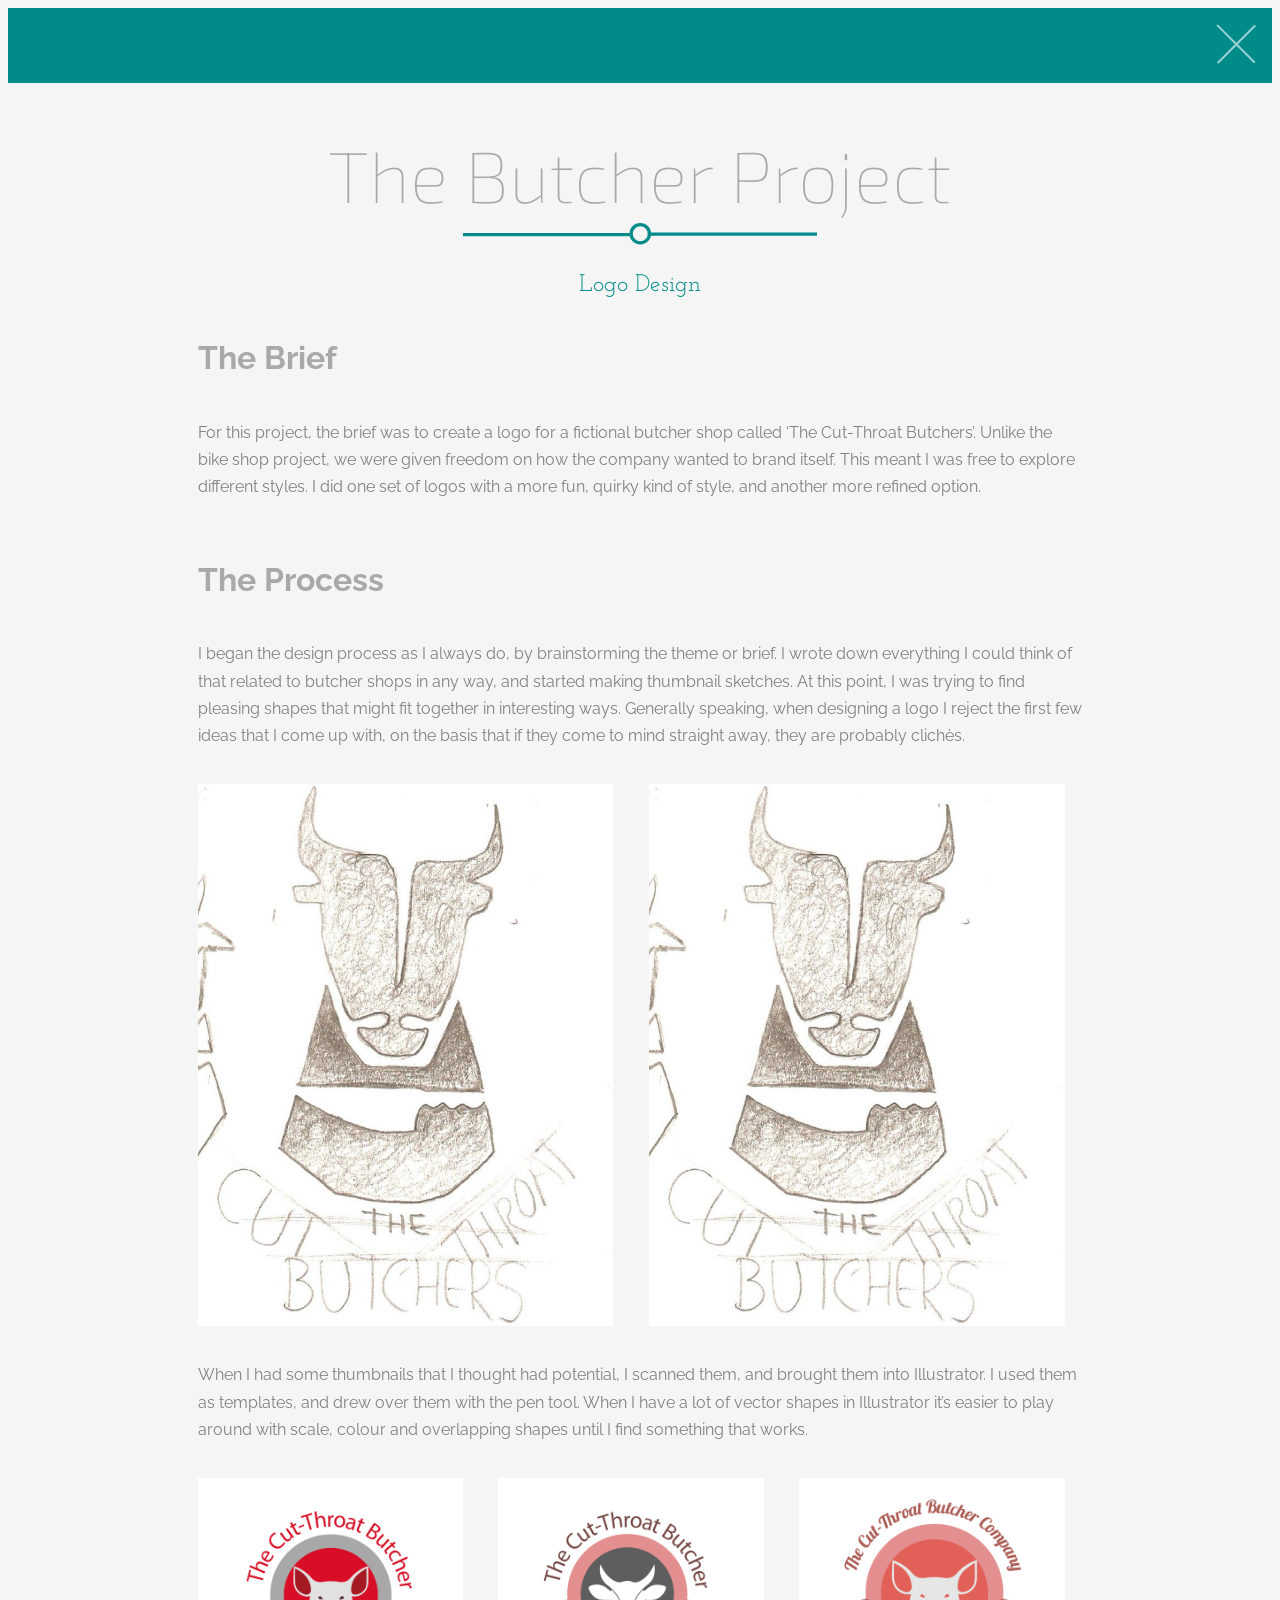
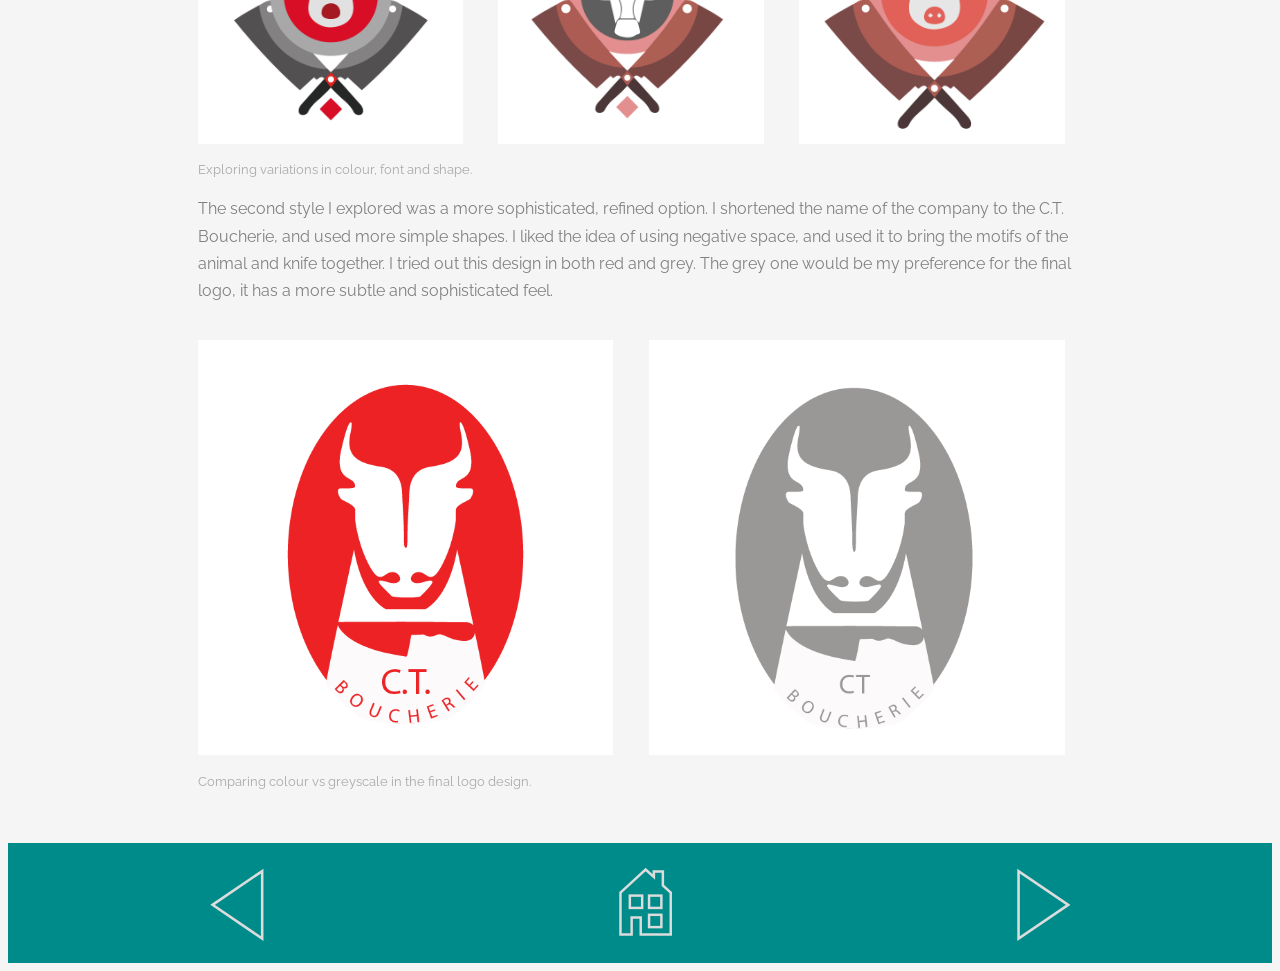
<file: butcherProject.html>
<!DOCTYPE html>
<html>
<head lang="en">
    <meta charset="UTF-8">
    <meta name="viewport" content="width=device-width, initial-scale=1.0">
    <title></title>
    <link href='https://fonts.googleapis.com/css?family=Josefin+Slab:400,300,600,700' rel='stylesheet' type='text/css'>
    <link href='https://fonts.googleapis.com/css?family=Walter+Turncoat' rel='stylesheet' type='text/css'>
    <link href='https://fonts.googleapis.com/css?family=Exo+2:400,800,700' rel='stylesheet' type='text/css'>
    <link href='https://fonts.googleapis.com/css?family=Raleway:400,500,200,300' rel='stylesheet' type='text/css'>
    <link rel="stylesheet" href="portfolio.css">
    <script src='../external/jquery.js'></script>
    <script src='../external/TweenMax.js'></script>
    <script src='../external/ScrollToPlugin.js'></script>
</head>

<body>
<div class="portfolioBanner">
    <a href="index.html" class="closeXDiv">
        <svg class= "closeX" viewBox="0 0 97 97" version="1.1" xmlns="http://www.w3.org/2000/svg">
            <path d="M93.6941738,4.80582618 L5.30582618,93.1941738"></path>
            <path d="M92.5477272,92.3406204 L4.15937957,3.95227279"></path>
        </svg>
    </a>

</div>

<div class="portfolioContent">
    <h1 class="projectName">The Butcher Project</h1>
    <div id="underlineDiv">
        <svg id="lineCircle" viewBox="0 0 541 47" version="1.1" xmlns="http://www.w3.org/2000/svg">
            <defs></defs>
            <g id="Page-1" stroke="none" stroke-width="1" fill="none" fill-rule="evenodd">
                <g id="Artboard" stroke="darkcyan" stroke-width="5">
                    <circle id="Oval-1" cx="271" cy="24" r="14"></circle>
                    <path d="M285.09375,24.5 L540.5,24.5" id="Line" stroke-linecap="square"></path>
                    <path d="M0.5,25.5 L252.5,25.5" id="Line" stroke-linecap="square"></path>
                </g>
            </g>
        </svg>
    </div>

    <h2 class="projectDesc">Logo Design</h2>
    <h4>The Brief</h4>
    <p>For this project, the brief was to create a logo for a fictional butcher shop called ‘The Cut-Throat Butchers’.
        Unlike the bike shop project, we were given freedom on how the company wanted to brand itself. This meant I was
        free to explore different styles. I did one set of logos with a more fun, quirky kind of style, and another
        more refined option.
    </p>
    <h4>The Process</h4>
    <p>I began the design process as I always do, by brainstorming the theme or brief. I wrote down everything I could
        think of that related to butcher shops in any way, and started making thumbnail sketches. At this point, I was
        trying to find pleasing shapes that might fit together in interesting ways. Generally speaking, when designing
        a logo I reject the first few ideas that I come up with, on the basis that if they come to mind straight away,
        they are probably clichès.
    </p>
    <div class="section group">
        <img  src="../images/butcherImages/butcherSketch.png" alt="Logo sketch" class="col span_1_of_2">
        <img  src="../images/butcherImages/butcherSketch.png" alt="Logo 2" class="col span_1_of_2">
    </div>
    <br>
    <p>When I had some thumbnails that I thought had potential, I scanned them, and brought them into Illustrator. I
        used them as templates, and drew over them with the pen tool. When I have a lot of vector shapes in Illustrator
        it’s easier to play around with scale, colour and overlapping shapes until I find something that works.
    </p>
    <div class="section group">
        <img  src="../images/butcherImages/butcherLogo1.png" alt="Logo 1" class="col span_1_of_3">
        <img  src="../images/butcherImages/butcherLogo2.png" alt="Logo 2" class="col span_1_of_3">
        <img  src="../images/butcherImages/butcherLogo3.png" alt="Logo 3" class="col span_1_of_3">
        Exploring variations in colour, font and shape.
    </div>
    <br>
    <p>The second style I explored was a more sophisticated, refined option. I shortened the name of the company to the
        C.T. Boucherie, and used more simple shapes. I liked the idea of using negative space, and used it to bring the
        motifs of the animal and knife together. I tried out this design in both red and grey. The grey one would be my
        preference for the final logo, it has a more subtle and sophisticated feel.
    </p>
    <div class="section group">
        <img  src="../images/butcherImages/finalRedLogo.png" alt="Logo 1" class="col span_1_of_2">
        <img  src="../images/butcherImages/finalGreyLogo.png" alt="Logo 2" class="col span_1_of_2">
        Comparing colour vs greyscale in the final logo design.
    </div>
    <br>




    <br>
    <br>

</div>

<div class="portfolioFooter">
    <div class="iconsDiv">
        <div class="leftDiv">
            <a href="waterProject.html">
                <svg viewBox="0 0 105 143" class="left" version="1.1" xmlns="http://www.w3.org/2000/svg">
                    <path d="M5,138 L5,6 L102,72 L5,138 Z" id="Triangle-1" transform="translate(53.500000, 72.000000) scale(-1, 1) translate(-53.500000, -72.000000) "></path>
                </svg>
            </a>
        </div>

        <div class="houseDiv">
            <a href="index.html">
                <svg viewBox="0 0 109 138" class="house" version="1.1" xmlns="http://www.w3.org/2000/svg">
                    <path d="M3,50 L54,2.99609375 L70.7543636,18.1242537 L70.754364,7.01488972 L89.0112991,7.01488972 L89.0113006,35.4208012 L105,50 L105,135 L44.0722656,135 L44.0722656,100.599609 L25.6367188,100.599609 L25.6367188,135 L3,135 L3,50 Z" id="Rectangle-2"></path>
                    <rect id="Rectangle-3" x="22" y="56" width="25" height="25"></rect>
                    <rect id="Rectangle-3" x="61" y="56" width="25" height="25"></rect>
                    <rect id="Rectangle-3" x="61" y="95" width="25" height="25"></rect>
                </svg>
            </a>
        </div>

        <div class="rightDiv">
            <a href="solus.html">
                <svg viewBox="0 0 105 143" class="right" version="1.1" xmlns="http://www.w3.org/2000/svg">
                    <g>
                        <path d="M5,138 L5,6 L102,72 L5,138 Z"></path>
                    </g>
                </svg>
            </a>
        </div>
    </div>
</div>

</body>


</html>
</file>
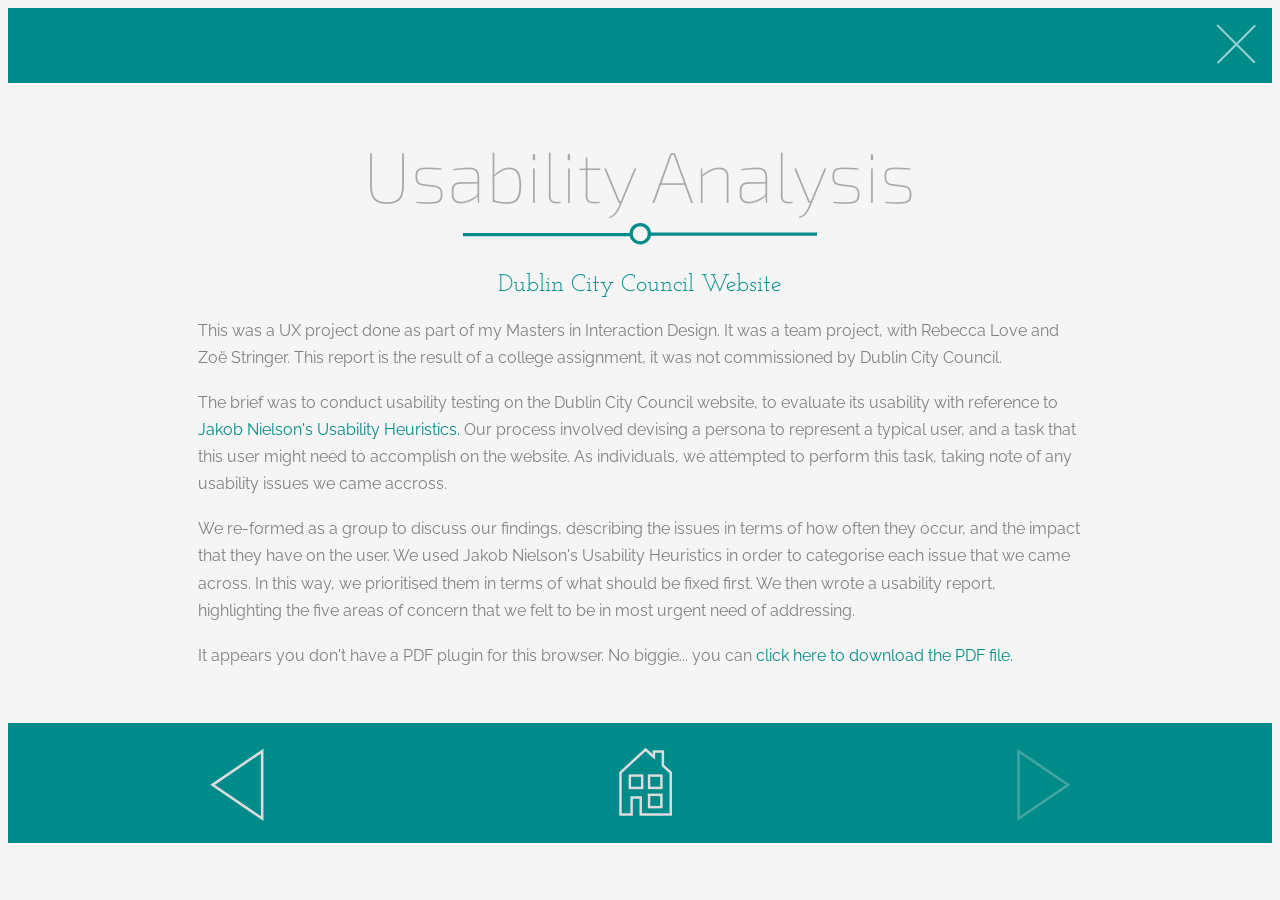
<file: dublinCityReport.html>
<!DOCTYPE html>
<html>
<head lang="en">
    <meta charset="UTF-8">
    <meta name="viewport" content="width=device-width, initial-scale=1.0">
    <title></title>
    <link href='https://fonts.googleapis.com/css?family=Josefin+Slab:400,300,600,700' rel='stylesheet' type='text/css'>
    <link href='https://fonts.googleapis.com/css?family=Walter+Turncoat' rel='stylesheet' type='text/css'>
    <link href='https://fonts.googleapis.com/css?family=Exo+2:400,800,700' rel='stylesheet' type='text/css'>
    <link href='https://fonts.googleapis.com/css?family=Raleway:400,500,200,300' rel='stylesheet' type='text/css'>
    <link rel="stylesheet" href="portfolio.css">
    <script src='../external/jquery.js'></script>
    <script src='../external/TweenMax.js'></script>
    <script src='../external/ScrollToPlugin.js'></script>
</head>

<body>
<div class="portfolioBanner">
    <a href="index.html" class="closeXDiv">
        <svg class= "closeX" viewBox="0 0 97 97" version="1.1" xmlns="http://www.w3.org/2000/svg">
            <path d="M93.6941738,4.80582618 L5.30582618,93.1941738"></path>
            <path d="M92.5477272,92.3406204 L4.15937957,3.95227279"></path>
        </svg>
    </a>

</div>

<div class="portfolioContent">
    <h1 class="projectName">Usability Analysis</h1>
    <div id="underlineDiv">
        <svg id="lineCircle" viewBox="0 0 541 47" version="1.1" xmlns="http://www.w3.org/2000/svg">
            <defs></defs>
            <g id="Page-1" stroke="none" stroke-width="1" fill="none" fill-rule="evenodd">
                <g id="Artboard" stroke="darkcyan" stroke-width="5">
                    <circle id="Oval-1" cx="271" cy="24" r="14"></circle>
                    <path d="M285.09375,24.5 L540.5,24.5" id="Line" stroke-linecap="square"></path>
                    <path d="M0.5,25.5 L252.5,25.5" id="Line" stroke-linecap="square"></path>
                </g>
            </g>
        </svg>
    </div>

    <h2 class="projectDesc">Dublin City Council Website</h2>
    <p>
        This was a UX project done as part of my Masters in Interaction Design. It was a team project, with Rebecca Love and Zoë Stringer.
        This report is the result of a college assignment, it was not commissioned by Dublin City Council.</p>
    <p>
        The brief was to conduct usability testing
        on the Dublin City Council website, to evaluate its usability with reference to <a href src="https://www.nngroup.com/
        articles/ten-usability-heuristics">Jakob Nielson's Usability Heuristics.</a> Our process involved devising a persona to
        represent a typical user, and a task that this user might need to accomplish on the website. As individuals, we attempted to
        perform this task, taking note of any usability issues we came accross.
    </p>
    <p>
        We re-formed as a group to discuss our findings, describing the issues in terms of how often they occur, and the impact
        that they have on the user. We used Jakob Nielson's Usability Heuristics in order to categorise each issue that we came across.
        In this way, we prioritised them in terms of what should be fixed first. We then wrote a usability report, highlighting
        the five areas of concern that we felt to be in most urgent need of addressing.
    </p>
    <object data="images/usabilityImages/usability.pdf" type="application/pdf" width="100%" height="6700px">

        <p>It appears you don't have a PDF plugin for this browser.
            No biggie... you can <a href="images/usabilityImages/usability.pdf">click here to
                download the PDF file.</a></p>

    </object>


    <br>
    <br>

</div>

<div class="portfolioFooter">
    <div class="iconsDiv">
        <div class="leftDiv">
            <a href="paulProject.html">
                <svg viewBox="0 0 105 143" class="left" version="1.1" xmlns="http://www.w3.org/2000/svg">
                    <path d="M5,138 L5,6 L102,72 L5,138 Z" id="Triangle-1" transform="translate(53.500000, 72.000000) scale(-1, 1) translate(-53.500000, -72.000000) "></path>
                </svg>
            </a>
        </div>

        <div class="houseDiv">
            <a href="index.html">
                <svg viewBox="0 0 109 138" class="house" version="1.1" xmlns="http://www.w3.org/2000/svg">
                    <path d="M3,50 L54,2.99609375 L70.7543636,18.1242537 L70.754364,7.01488972 L89.0112991,7.01488972 L89.0113006,35.4208012 L105,50 L105,135 L44.0722656,135 L44.0722656,100.599609 L25.6367188,100.599609 L25.6367188,135 L3,135 L3,50 Z" id="Rectangle-2"></path>
                    <rect id="Rectangle-3" x="22" y="56" width="25" height="25"></rect>
                    <rect id="Rectangle-3" x="61" y="56" width="25" height="25"></rect>
                    <rect id="Rectangle-3" x="61" y="95" width="25" height="25"></rect>
                </svg>
            </a>
        </div>

        <div class="rightDiv">
            <!--<a href="page.html">-->
                <svg viewBox="0 0 105 143" class="right arrowDisabled" version="1.1" xmlns="http://www.w3.org/2000/svg">
                    <g>
                        <path d="M5,138 L5,6 L102,72 L5,138 Z"></path>
                    </g>
                </svg>
            <!--</a>-->
        </div>
    </div>
</div>

</body>


</html>
</file>
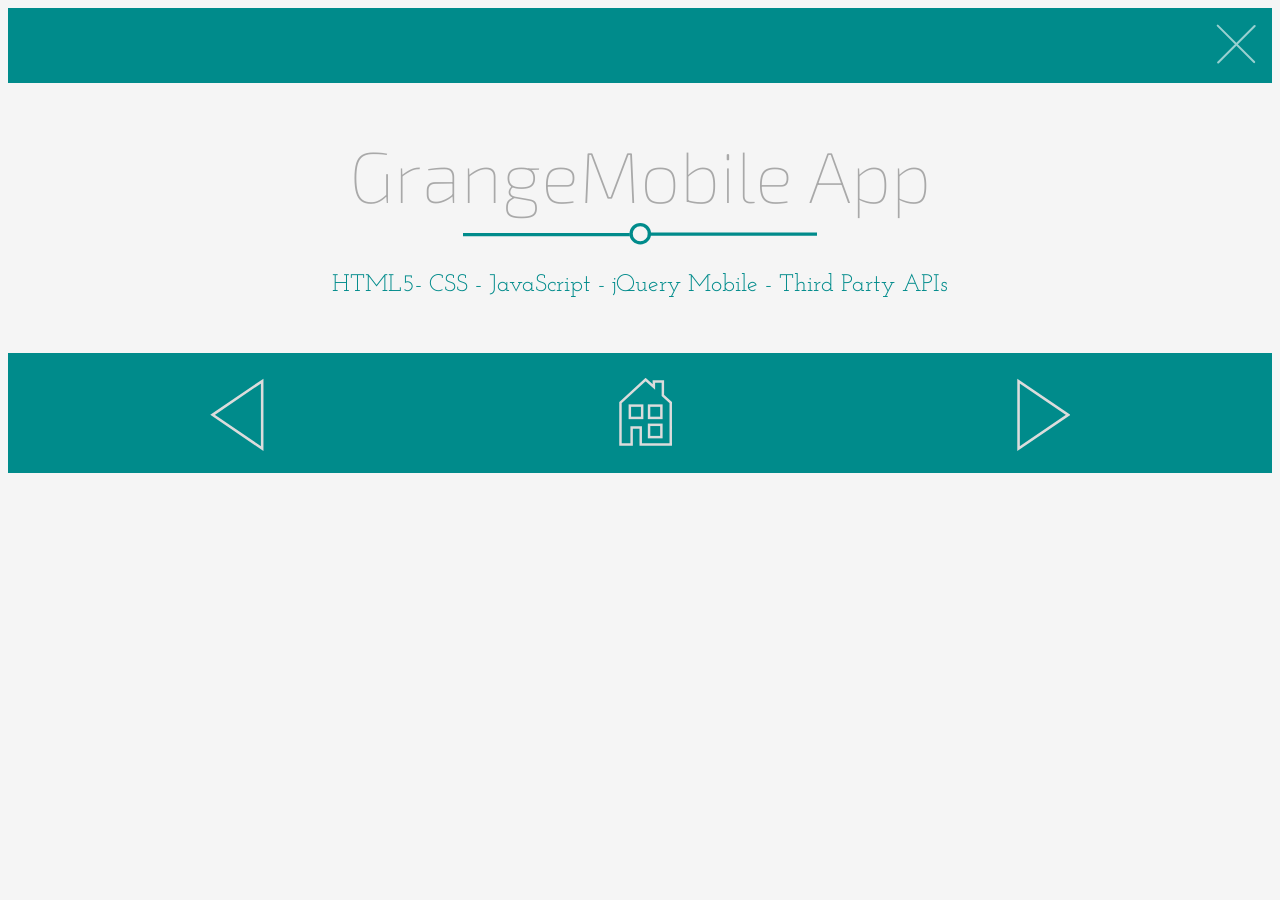
<file: grangeMobile.html>
<!DOCTYPE html>
<html>
<head lang="en">
    <meta charset="UTF-8">
    <meta name="viewport" content="width=device-width, initial-scale=1.0">
    <title></title>
    <link href='https://fonts.googleapis.com/css?family=Josefin+Slab:400,300,600,700' rel='stylesheet' type='text/css'>
    <link href='https://fonts.googleapis.com/css?family=Walter+Turncoat' rel='stylesheet' type='text/css'>
    <link href='https://fonts.googleapis.com/css?family=Exo+2:400,800,700' rel='stylesheet' type='text/css'>
    <link href='https://fonts.googleapis.com/css?family=Raleway:400,500,200,300' rel='stylesheet' type='text/css'>
    <link rel="stylesheet" href="portfolio.css">
    <script src='../external/jquery.js'></script>
    <script src='../external/TweenMax.js'></script>
    <script src='../external/ScrollToPlugin.js'></script>
</head>

<body>
<div class="portfolioBanner">
    <a href="index.html" class="closeXDiv">
        <svg class= "closeX" viewBox="0 0 97 97" version="1.1" xmlns="http://www.w3.org/2000/svg">
            <path d="M93.6941738,4.80582618 L5.30582618,93.1941738"></path>
            <path d="M92.5477272,92.3406204 L4.15937957,3.95227279"></path>
        </svg>
    </a>

</div>

<div class="portfolioContent">
    <h1 class="projectName">GrangeMobile App</h1>
    <div id="underlineDiv">
        <svg id="lineCircle" viewBox="0 0 541 47" version="1.1" xmlns="http://www.w3.org/2000/svg">
            <defs></defs>
            <g id="Page-1" stroke="none" stroke-width="1" fill="none" fill-rule="evenodd">
                <g id="Artboard" stroke="darkcyan" stroke-width="5">
                    <circle id="Oval-1" cx="271" cy="24" r="14"></circle>
                    <path d="M285.09375,24.5 L540.5,24.5" id="Line" stroke-linecap="square"></path>
                    <path d="M0.5,25.5 L252.5,25.5" id="Line" stroke-linecap="square"></path>
                </g>
            </g>
        </svg>
    </div>

    <h2 class="projectDesc">HTML5- CSS - JavaScript - jQuery Mobile - Third Party APIs</h2>




    <br>
    <br>

</div>

<div class="portfolioFooter">
    <div class="iconsDiv">
        <div class="leftDiv">
            <a href="dublinCityReport.html">
                <svg viewBox="0 0 105 143" class="left" version="1.1" xmlns="http://www.w3.org/2000/svg">
                    <path d="M5,138 L5,6 L102,72 L5,138 Z" id="Triangle-1" transform="translate(53.500000, 72.000000) scale(-1, 1) translate(-53.500000, -72.000000) "></path>
                </svg>
            </a>
        </div>

        <div class="houseDiv">
            <a href="index.html">
                <svg viewBox="0 0 109 138" class="house" version="1.1" xmlns="http://www.w3.org/2000/svg">
                    <path d="M3,50 L54,2.99609375 L70.7543636,18.1242537 L70.754364,7.01488972 L89.0112991,7.01488972 L89.0113006,35.4208012 L105,50 L105,135 L44.0722656,135 L44.0722656,100.599609 L25.6367188,100.599609 L25.6367188,135 L3,135 L3,50 Z" id="Rectangle-2"></path>
                    <rect id="Rectangle-3" x="22" y="56" width="25" height="25"></rect>
                    <rect id="Rectangle-3" x="61" y="56" width="25" height="25"></rect>
                    <rect id="Rectangle-3" x="61" y="95" width="25" height="25"></rect>
                </svg>
            </a>
        </div>

        <div class="rightDiv">
            <a href="#">
                <svg viewBox="0 0 105 143" class="right" version="1.1" xmlns="http://www.w3.org/2000/svg">
                    <g>
                        <path d="M5,138 L5,6 L102,72 L5,138 Z"></path>
                    </g>
                </svg>
            </a>
        </div>
    </div>
</div>

</body>


</html>
</file>
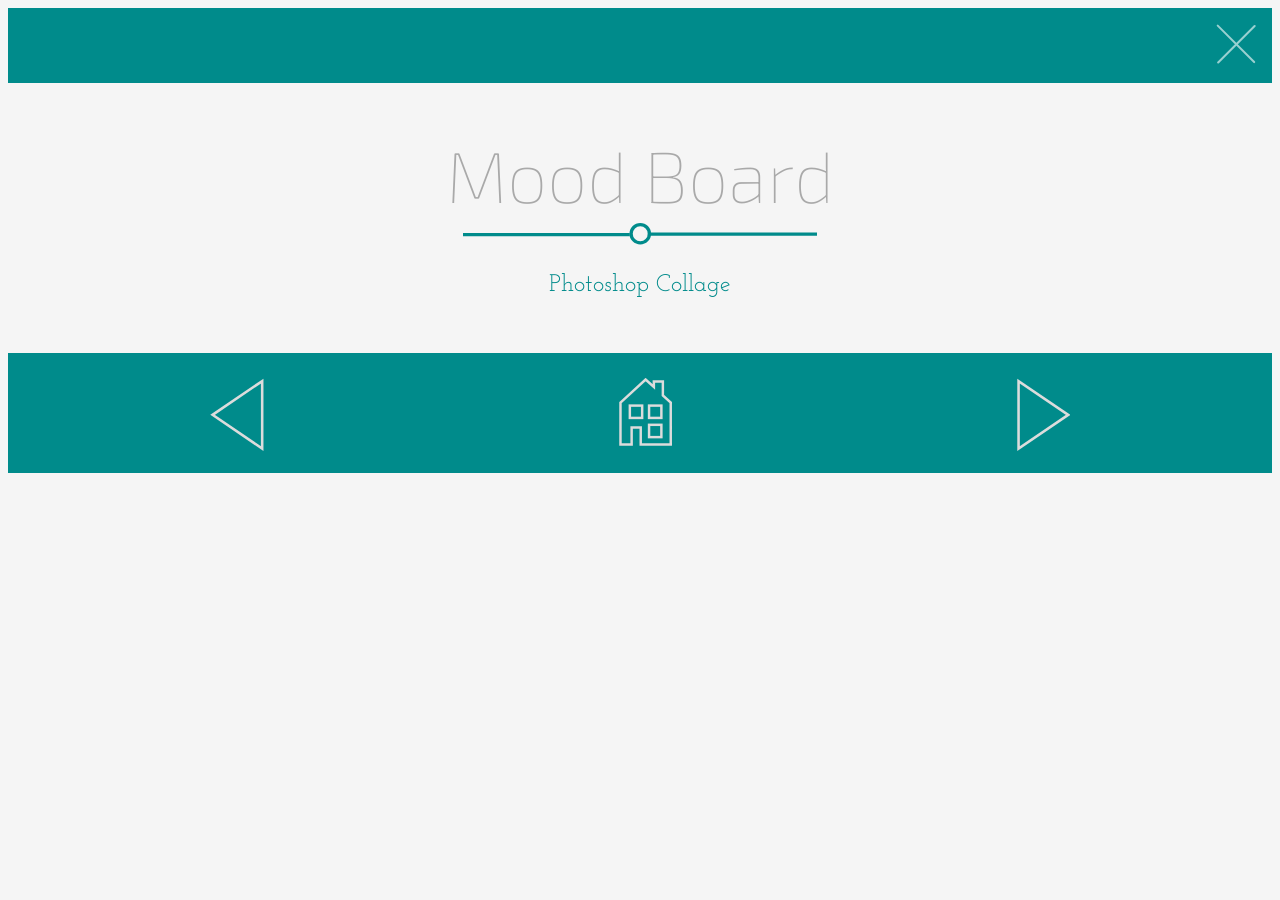
<file: moodBoard.html>
<!DOCTYPE html>
<html>
<head lang="en">
    <meta charset="UTF-8">
    <meta name="viewport" content="width=device-width, initial-scale=1.0">
    <title></title>
    <link href='https://fonts.googleapis.com/css?family=Josefin+Slab:400,300,600,700' rel='stylesheet' type='text/css'>
    <link href='https://fonts.googleapis.com/css?family=Walter+Turncoat' rel='stylesheet' type='text/css'>
    <link href='https://fonts.googleapis.com/css?family=Exo+2:400,800,700' rel='stylesheet' type='text/css'>
    <link href='https://fonts.googleapis.com/css?family=Raleway:400,500,200,300' rel='stylesheet' type='text/css'>
    <link rel="stylesheet" href="portfolio.css">
    <script src='../external/jquery.js'></script>
    <script src='../external/TweenMax.js'></script>
    <script src='../external/ScrollToPlugin.js'></script>
</head>

<body>
<div class="portfolioBanner">
    <a href="index.html" class="closeXDiv">
        <svg class= "closeX" viewBox="0 0 97 97" version="1.1" xmlns="http://www.w3.org/2000/svg">
            <path d="M93.6941738,4.80582618 L5.30582618,93.1941738"></path>
            <path d="M92.5477272,92.3406204 L4.15937957,3.95227279"></path>
        </svg>
    </a>

</div>

<div class="portfolioContent">
    <h1 class="projectName">Mood Board</h1>
    <div id="underlineDiv">
        <svg id="lineCircle" viewBox="0 0 541 47" version="1.1" xmlns="http://www.w3.org/2000/svg">
            <defs></defs>
            <g id="Page-1" stroke="none" stroke-width="1" fill="none" fill-rule="evenodd">
                <g id="Artboard" stroke="darkcyan" stroke-width="5">
                    <circle id="Oval-1" cx="271" cy="24" r="14"></circle>
                    <path d="M285.09375,24.5 L540.5,24.5" id="Line" stroke-linecap="square"></path>
                    <path d="M0.5,25.5 L252.5,25.5" id="Line" stroke-linecap="square"></path>
                </g>
            </g>
        </svg>
    </div>

    <h2 class="projectDesc">Photoshop Collage</h2>



    <br>
    <br>

</div>

<div class="portfolioFooter">
    <div class="iconsDiv">
        <div class="leftDiv">
            <a href="butcherProject.html">
                <svg viewBox="0 0 105 143" class="left" version="1.1" xmlns="http://www.w3.org/2000/svg">
                    <path d="M5,138 L5,6 L102,72 L5,138 Z" id="Triangle-1" transform="translate(53.500000, 72.000000) scale(-1, 1) translate(-53.500000, -72.000000) "></path>
                </svg>
            </a>
        </div>

        <div class="houseDiv">
            <a href="index.html">
                <svg viewBox="0 0 109 138" class="house" version="1.1" xmlns="http://www.w3.org/2000/svg">
                    <path d="M3,50 L54,2.99609375 L70.7543636,18.1242537 L70.754364,7.01488972 L89.0112991,7.01488972 L89.0113006,35.4208012 L105,50 L105,135 L44.0722656,135 L44.0722656,100.599609 L25.6367188,100.599609 L25.6367188,135 L3,135 L3,50 Z" id="Rectangle-2"></path>
                    <rect id="Rectangle-3" x="22" y="56" width="25" height="25"></rect>
                    <rect id="Rectangle-3" x="61" y="56" width="25" height="25"></rect>
                    <rect id="Rectangle-3" x="61" y="95" width="25" height="25"></rect>
                </svg>
            </a>
        </div>

        <div class="rightDiv">
            <a href="solus.html">
                <svg viewBox="0 0 105 143" class="right" version="1.1" xmlns="http://www.w3.org/2000/svg">
                    <g>
                        <path d="M5,138 L5,6 L102,72 L5,138 Z"></path>
                    </g>
                </svg>
            </a>
        </div>
    </div>
</div>

</body>


</html>
</file>
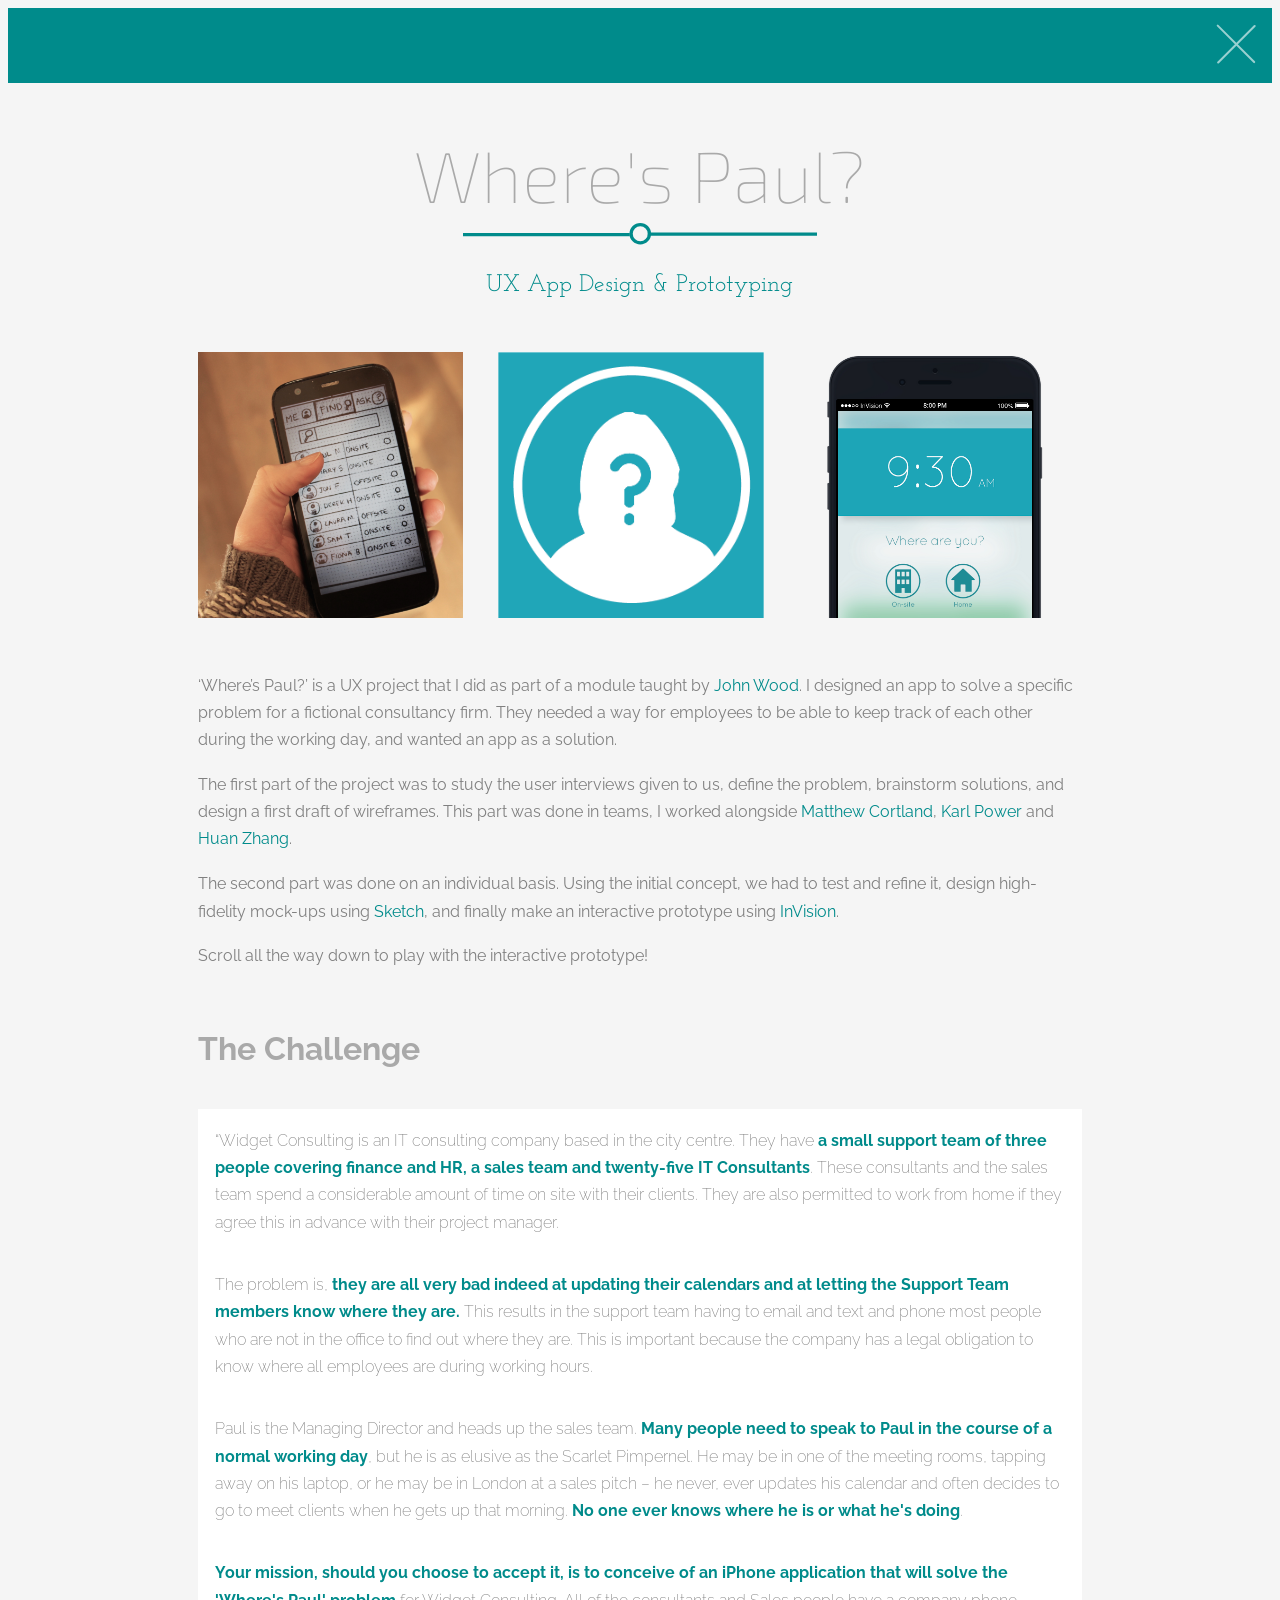
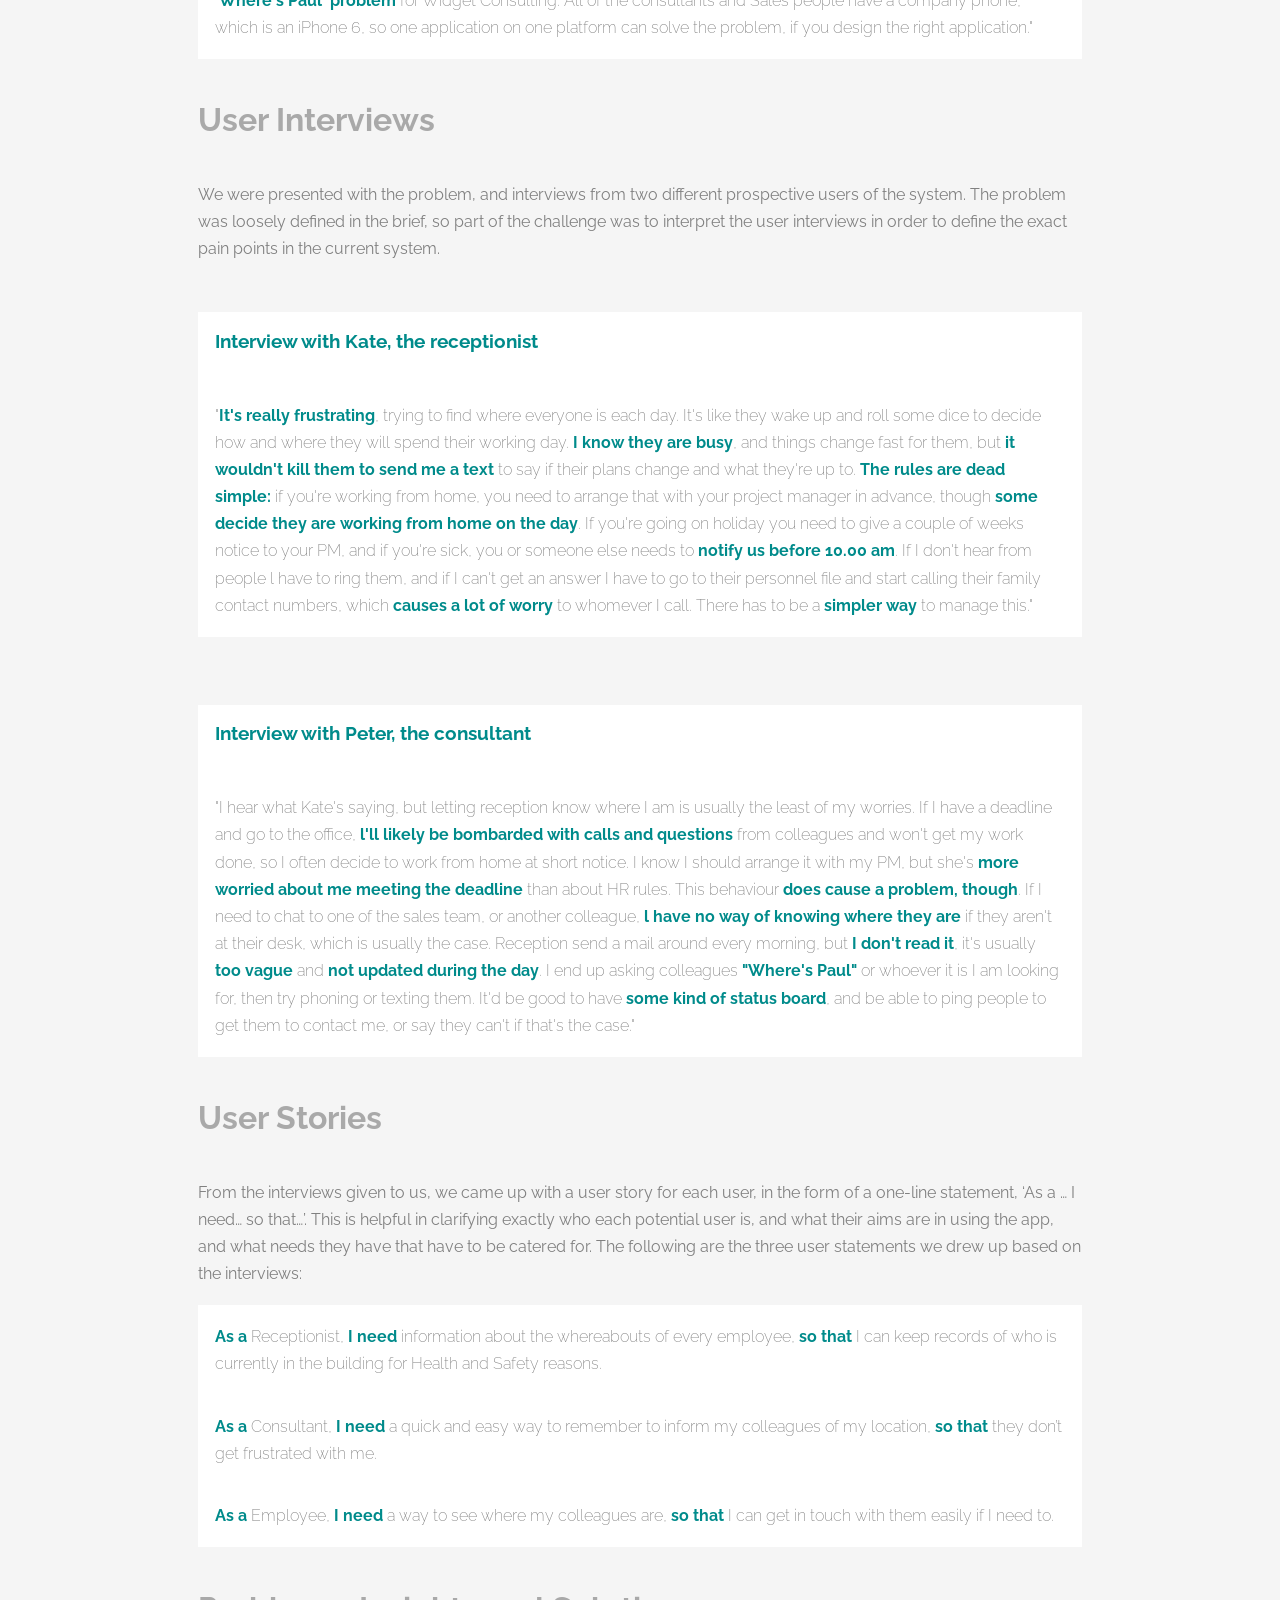
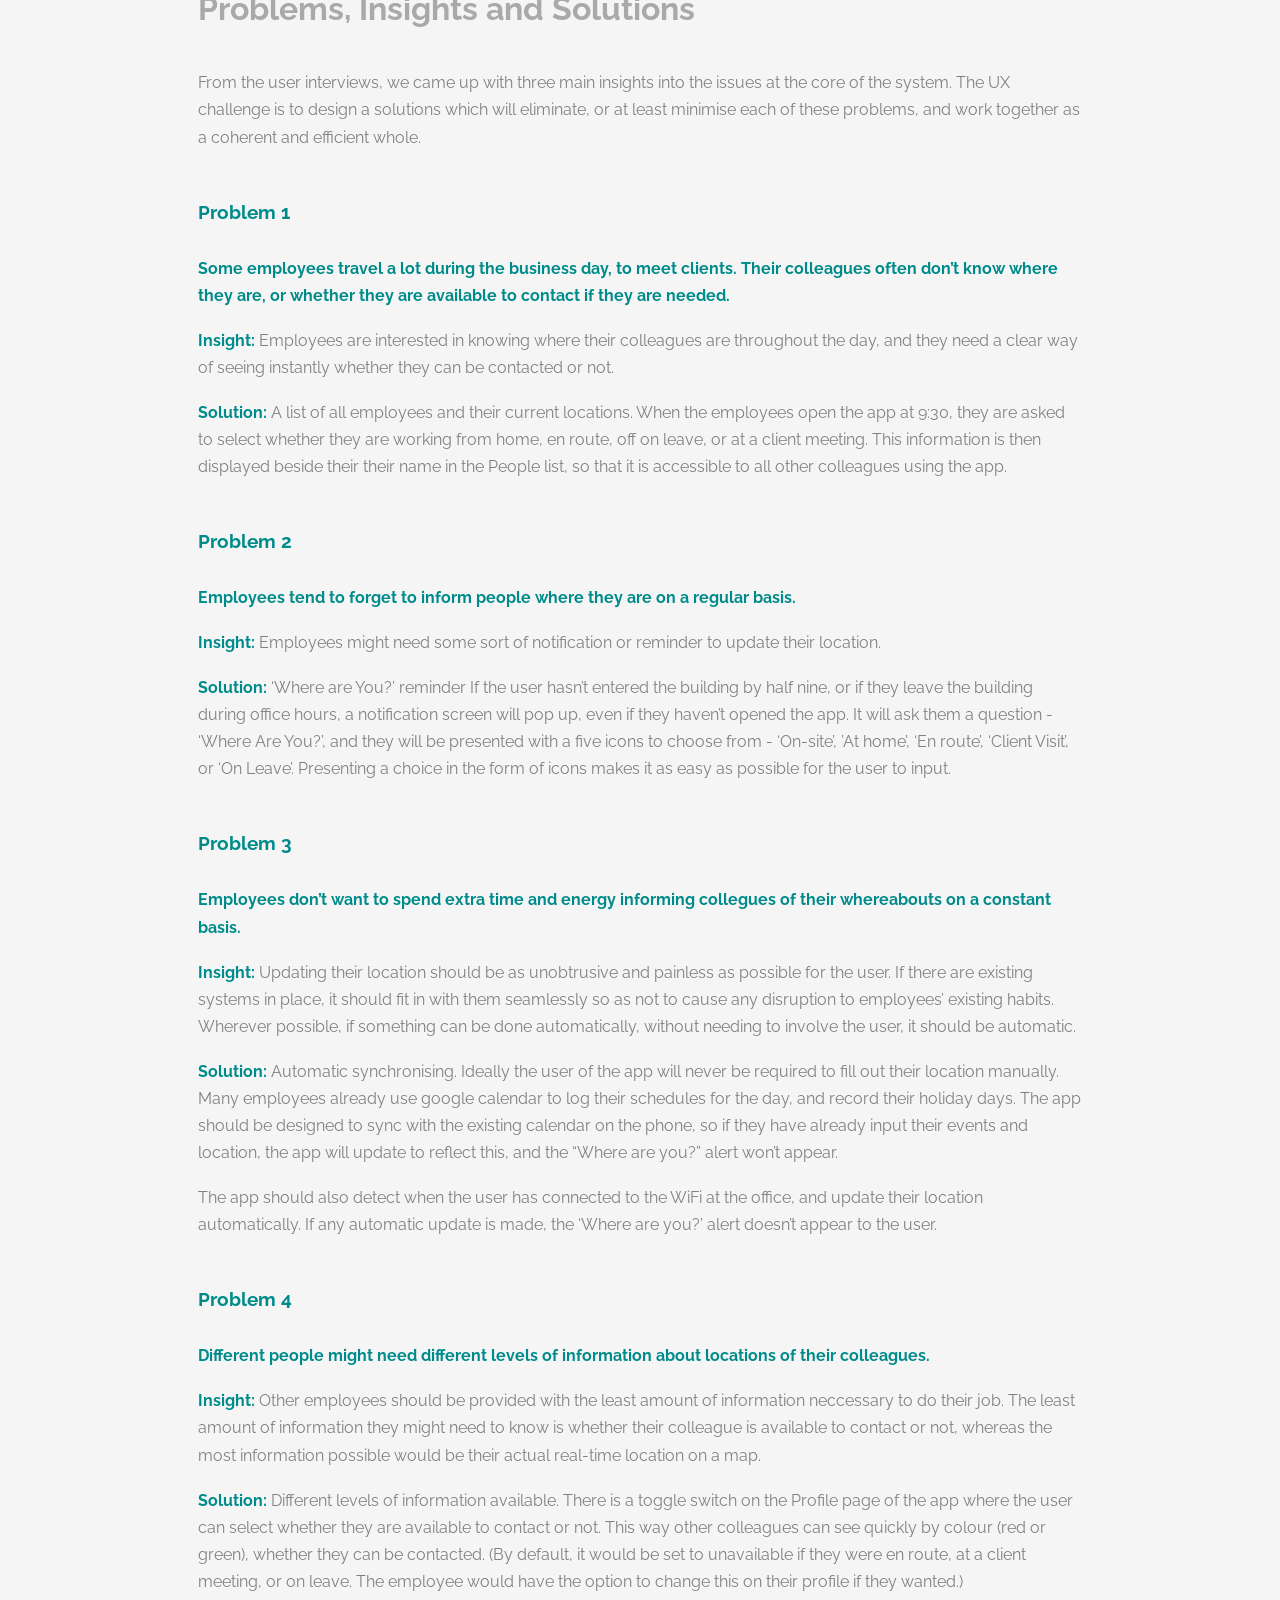
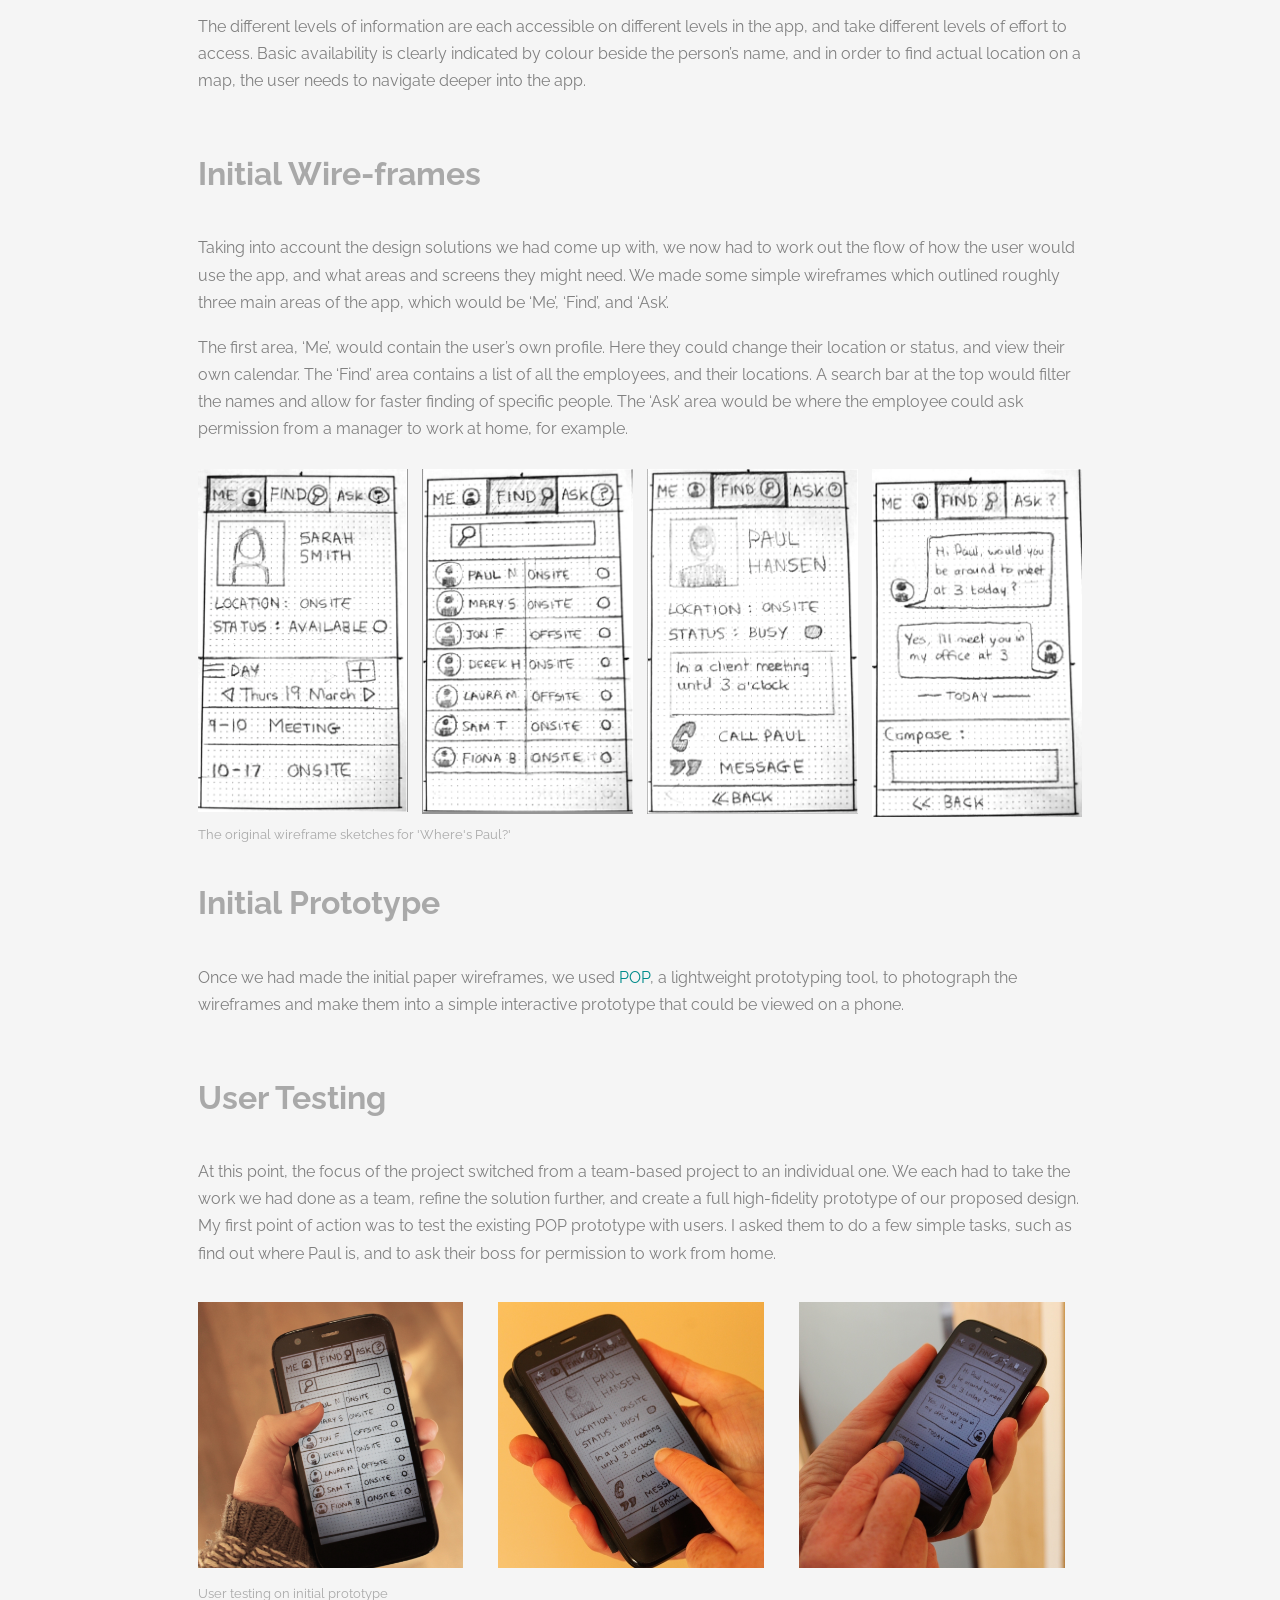
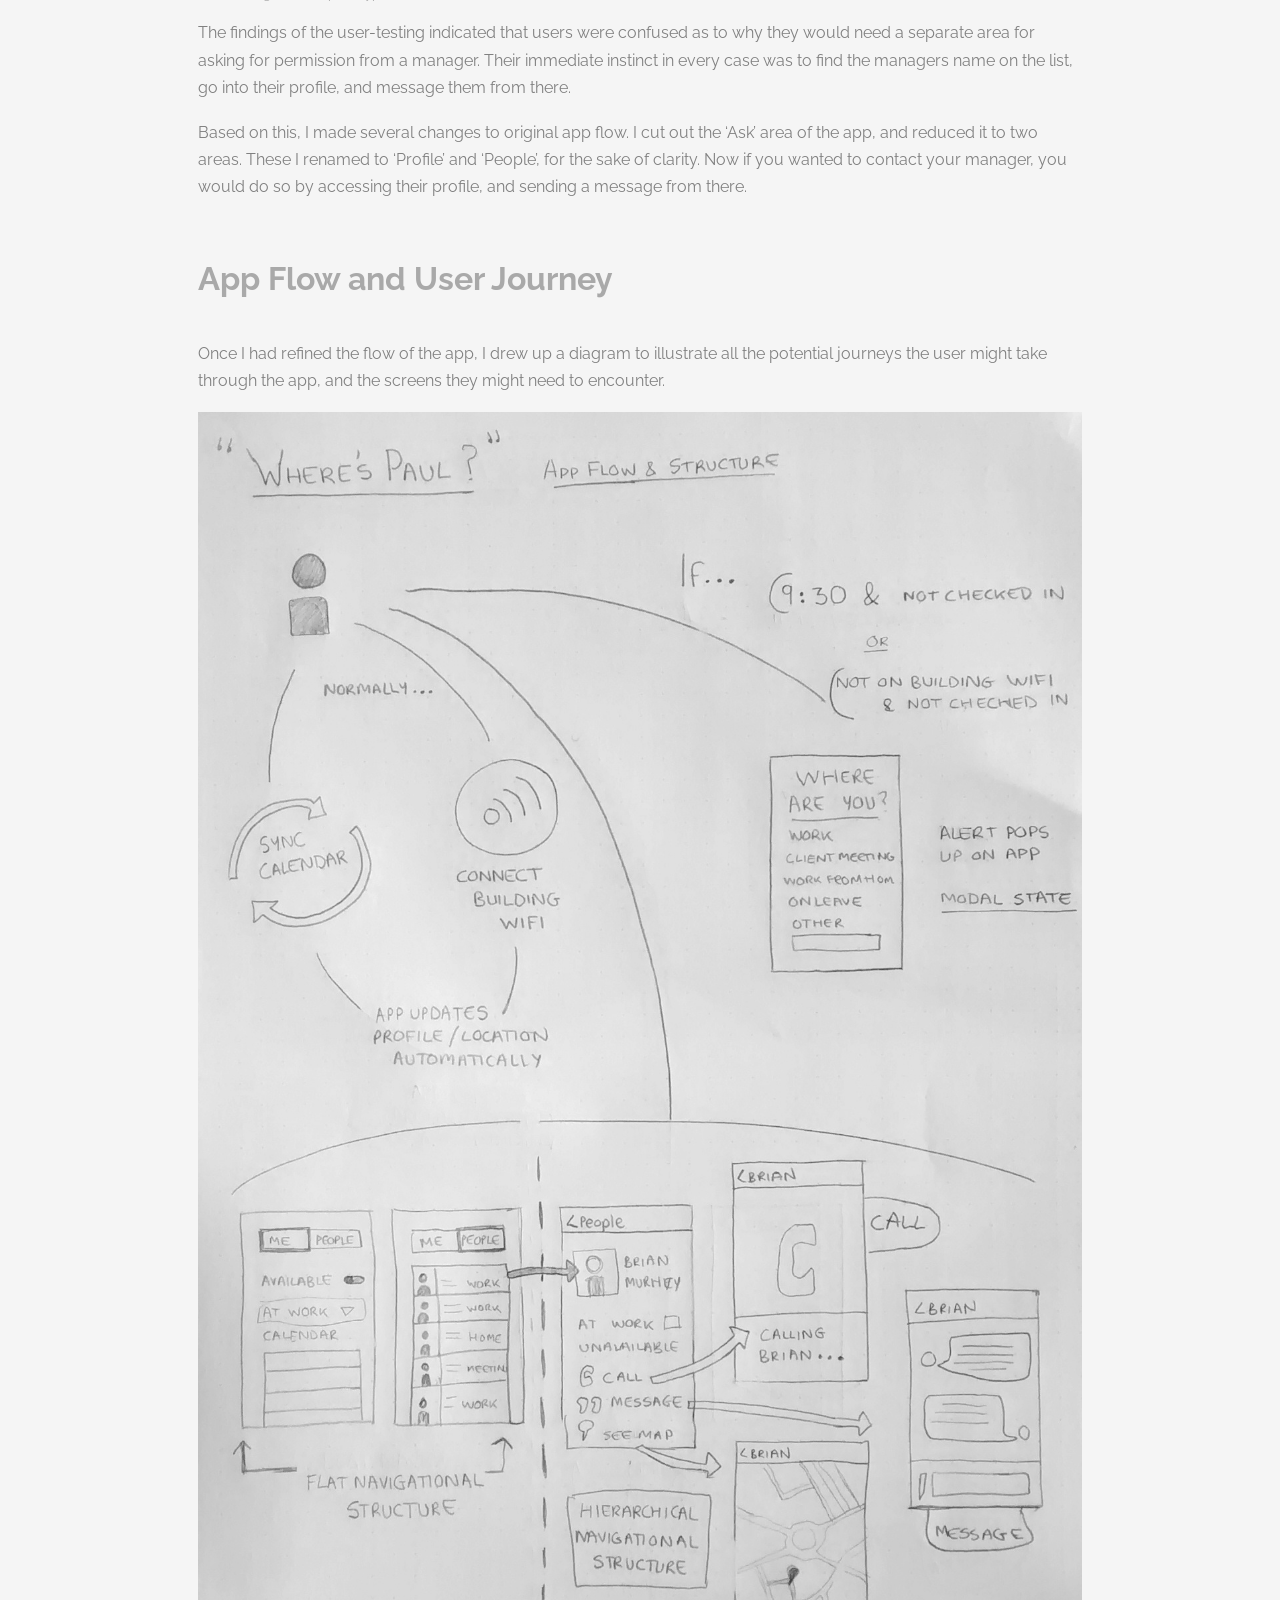
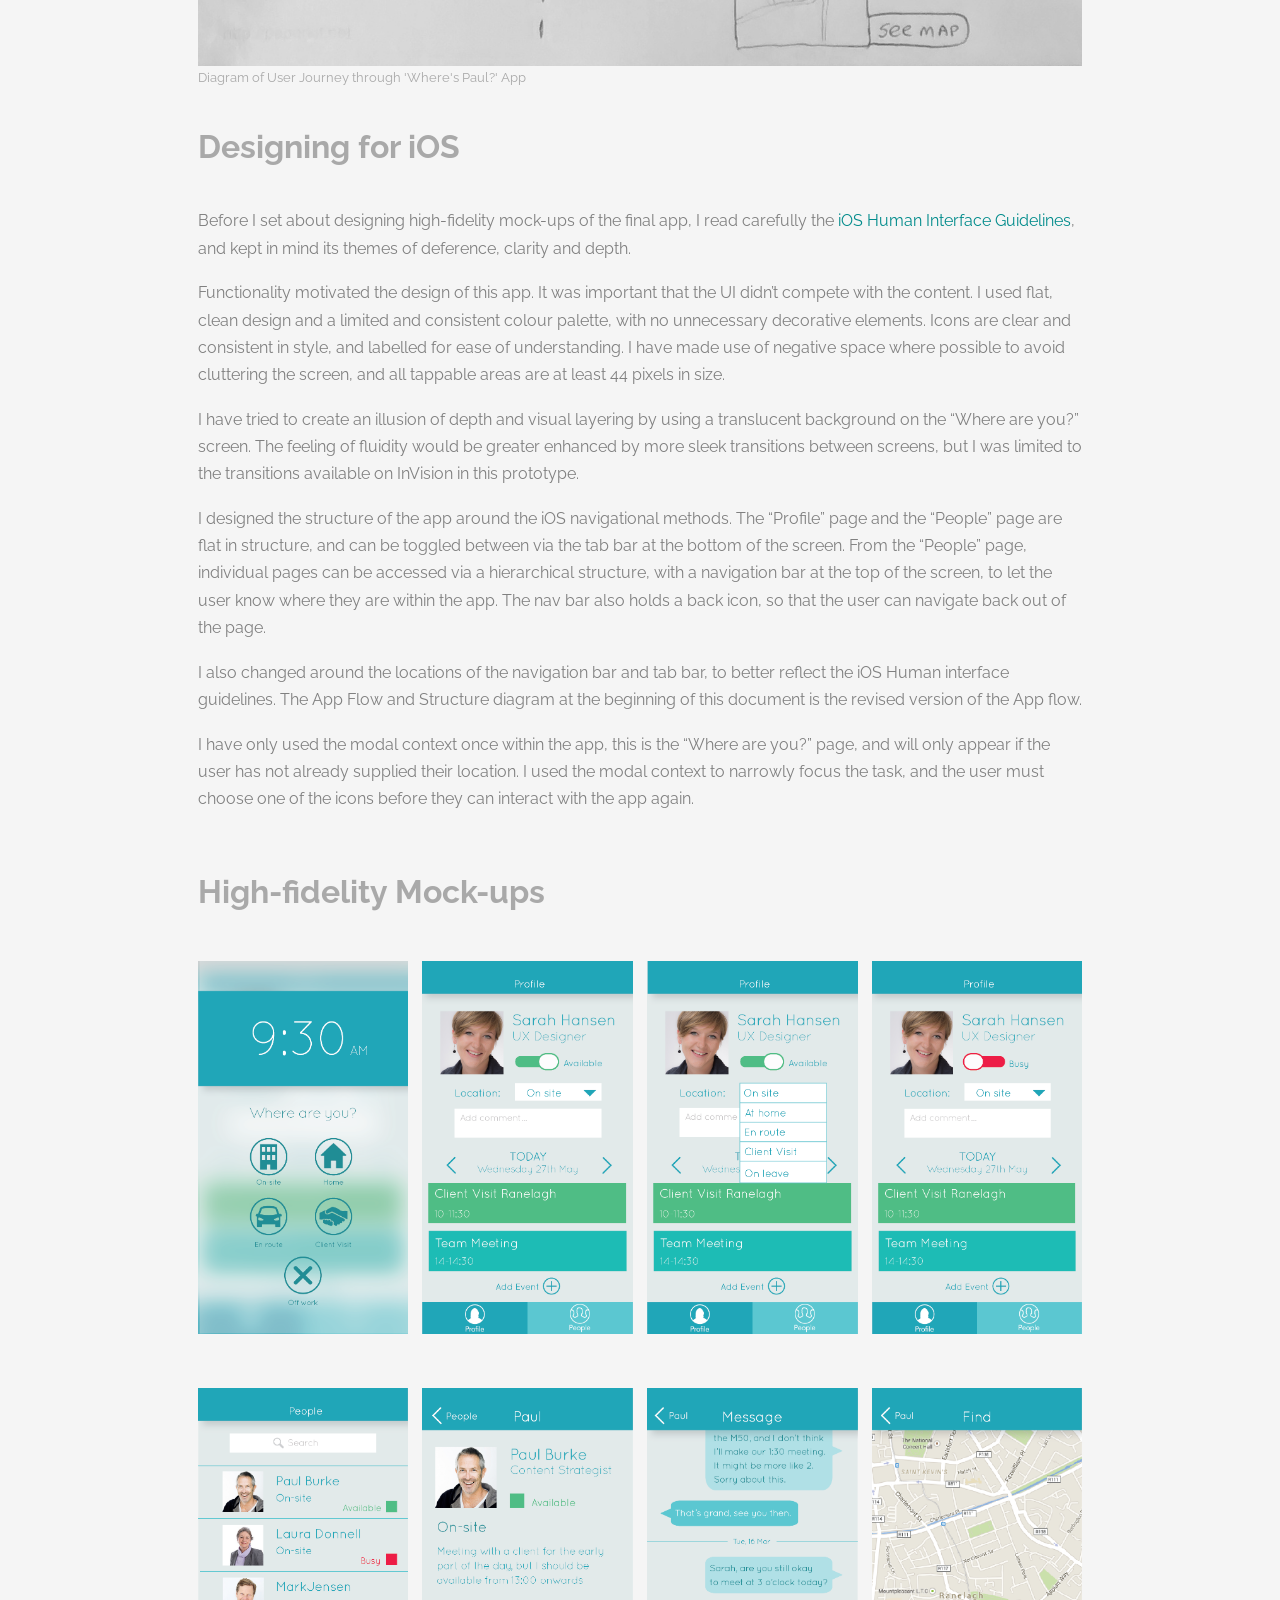
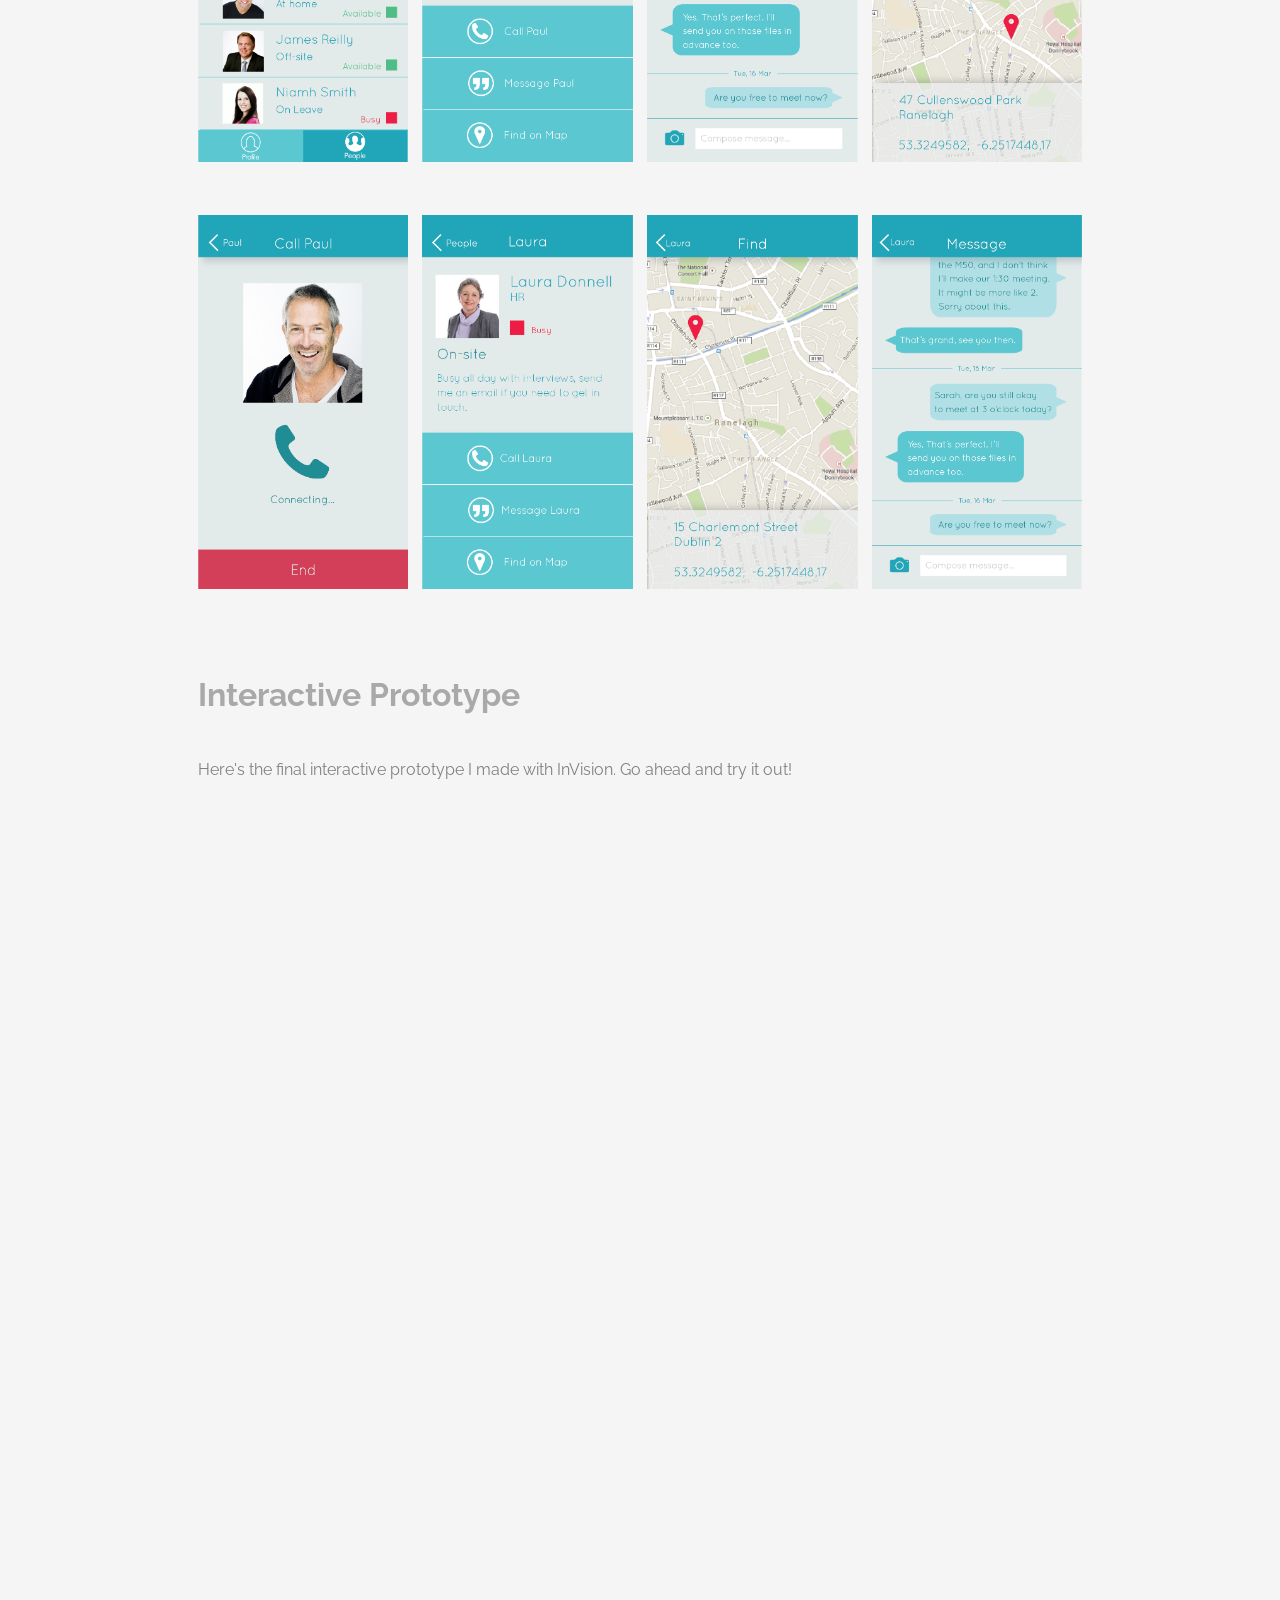
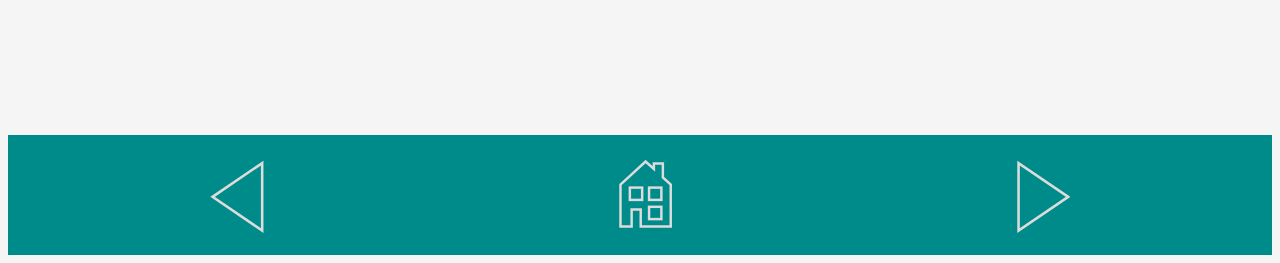
<file: paulProject.html>
<!DOCTYPE html>
<html>
<head lang="en">
    <meta charset="UTF-8">
    <meta name="viewport" content="width=device-width, initial-scale=1.0">
    <title></title>
    <link href='https://fonts.googleapis.com/css?family=Josefin+Slab:400,300,600,700' rel='stylesheet' type='text/css'>
    <link href='https://fonts.googleapis.com/css?family=Walter+Turncoat' rel='stylesheet' type='text/css'>
    <link href='https://fonts.googleapis.com/css?family=Exo+2:400,800,700' rel='stylesheet' type='text/css'>
    <link href='https://fonts.googleapis.com/css?family=Raleway:400,500,200,300' rel='stylesheet' type='text/css'>
    <link rel="stylesheet" href="portfolio.css">
    <script src='../external/jquery.js'></script>
    <script src='../external/TweenMax.js'></script>
    <script src='../external/ScrollToPlugin.js'></script>
</head>

<body>
<div class="portfolioBanner">
    <a href="index.html" class="closeXDiv">
        <svg class= "closeX" viewBox="0 0 97 97" version="1.1" xmlns="http://www.w3.org/2000/svg">
            <path d="M93.6941738,4.80582618 L5.30582618,93.1941738"></path>
            <path d="M92.5477272,92.3406204 L4.15937957,3.95227279"></path>
        </svg>
    </a>

</div>

<div class="portfolioContent">
    <h1 class="projectName">Where's Paul?</h1>
    <div id="underlineDiv">
        <svg id="lineCircle" viewBox="0 0 541 47" version="1.1" xmlns="http://www.w3.org/2000/svg">
            <defs></defs>
            <g id="Page-1" stroke="none" stroke-width="1" fill="none" fill-rule="evenodd">
                <g id="Artboard" stroke="darkcyan" stroke-width="5">
                    <circle id="Oval-1" cx="271" cy="24" r="14"></circle>
                    <path d="M285.09375,24.5 L540.5,24.5" id="Line" stroke-linecap="square"></path>
                    <path d="M0.5,25.5 L252.5,25.5" id="Line" stroke-linecap="square"></path>
                </g>
            </g>
        </svg>
    </div>

    <h2 class="projectDesc">UX App Design & Prototyping</h2>
    <br>
    <div class="section group">
        <img  src="../images/wheresPaulImages/paulUserTest1.jpg" alt="User testing" class="col span_1_of_3">
        <img  src="../images/paulSquare.png" alt="Wheres Paul App" class="col span_1_of_3">
        <img  src="../images/wheresPaulImages/paulApp2.png" alt="Where's Paul App" class="col span_1_of_3">
    </div>
    <br>
    <br>

    <p>‘Where’s Paul?’ is a UX project that I did as part of a module taught by <a href="https://ie.linkedin.com/in/jwood">John Wood</a>.
        I designed an app to solve a specific problem for a fictional consultancy firm. They needed a way for employees to be able to keep track of
        each other during the working day, and wanted an app as a solution.
    </p>
    <p>The first part of the project was to study the user interviews given to us, define the problem, brainstorm solutions,
        and design a first draft of wireframes. This part was done in teams, I worked alongside <a href="https://www.linkedin.com/in/matthewcortland">Matthew Cortland</a>,
        <a href="https://ie.linkedin.com/pub/karl-power/26/865/260">Karl Power</a> and <a href="https://ie.linkedin.com/pub/huan-zhang/58/760/245">
            Huan Zhang</a>.
    </p>
    <p>The second part was done on an individual basis. Using the initial concept, we had to test and refine it, design
        high-fidelity mock-ups using <a href="http://www.sketchapp.com/">Sketch</a>, and finally make an interactive prototype using <a href="http://www.invisionapp.com/">InVision</a>.
    </p>

    <p>Scroll all the way down to play with the interactive prototype!</p>

    <h4>The Challenge</h4>

    <div class="userStories">
        <p>“Widget Consulting is an IT consulting company based in the city centre. They have
            <span>a small support team of three people covering finance and HR, a sales team and
            twenty-five IT Consultants</span>.  These consultants and the sales team spend a
            considerable amount of time on site with their clients. They are also permitted to
            work from home if they agree this in advance with their project manager.
        </p>
        <p>The problem is, <span>they are all very bad indeed at updating their calendars and at
            letting the Support Team members know where they are.</span>
            This results in the support team having to email and text and phone most people who are
            not in the office to find out where they are. This is important because the
            company has a legal obligation to know where all employees are during working
            hours.
        </p>
        <p>Paul is the Managing Director and heads up the sales team. <span>Many people need to
            speak to Paul in the course of a normal working day</span>, but he is as elusive as the
            Scarlet Pimpernel. He may be in one of the meeting rooms, tapping away on his
            laptop, or he may be in London at a sales pitch – he never, ever updates his
            calendar and often decides to go to meet clients when he gets up that morning. <span>No
            one ever knows where he is or what he's doing</span>.
        </p>
        <p>
            <span>Your mission, should you choose to accept it, is to conceive of an iPhone
            application that will solve the 'Where's Paul' problem</span> for Widget Consulting. All of
            the consultants and Sales people have a company phone, which is an iPhone 6, so
            one application on one platform can solve the problem, if you design the right
            application."
        </p>
    </div>

    <h4>User Interviews</h4>

    <p>We were presented with the problem, and interviews from two different prospective users of the system. The problem was loosely
        defined in the brief, so part of the challenge was to interpret the user interviews in order to define the exact pain points
        in the current system.
    </p>

    <div class="userStories">
        <h5>Interview with Kate, the receptionist</h5>
        <p>"<span>It's really frustrating</span>, trying to find where
            everyone is each day. It's like they wake up and roll some dice to
            decide how and where they will spend their working day. <span>I know
            they are busy</span>, and things change fast for them, but <span>it wouldn't kill
            them to send me a text</span> to say if their plans change and what
            they're up to.

            <span>The rules are dead simple:</span> if you're working from home, you need
            to arrange that with your project manager in advance, though
            <span>some decide they are working from home on the day</span>. If you're
            going on holiday you need to give a couple of weeks notice to
            your PM, and if you're sick, you or someone else needs to <span>notify
            us before 10.00 am</span>. If I don't hear from people l have to ring
            them, and if I can't get an answer I have to go to their personnel
            file and start calling their family contact numbers, which <span>causes a
            lot of worry</span> to whomever I call. There has to be a <span>simpler way</span> to
            manage this."
        </p>
    </div>
    <br>
    <br>
    <div class="userStories">
        <h5>Interview with Peter, the consultant</h5>
        <p >"I hear what Kate's saying, but letting
            reception know where I am is usually the least of my worries. If I
            have a deadline and go to the office, <span>l'll likely be bombarded with
            calls and questions</span> from colleagues and won't get my work done,
            so I often decide to work from home at short notice. I know I should
            arrange it with my PM, but she's <span>more worried about me meeting
            the deadline</span> than about HR rules.

            This behaviour <span>does cause a problem, though</span>. If I need to chat to
            one of the sales team, or another colleague, <span>l have no way of
            knowing where they are</span> if they aren't at their desk, which is
            usually the case. Reception send a mail around every morning,
            but <span>I don't read it</span>, it's usually <span>too vague</span> and
            <span>not updated during the day</span>. I end up asking colleagues <span>"Where's Paul"</span> or whoever it
            is I am looking for, then try phoning or texting them. It'd be good
            to have <span>some kind of status board</span>, and be able to ping people to
            get them to contact me, or say they can't if that's the case."
        </p>
    </div>




    <h4>User Stories</h4>
    <p>
        From the interviews given to us, we came up with a user story for each user, in the form of a one-line statement, ‘As a … I need…
        so that…’. This is helpful in clarifying exactly who each potential user is, and what their aims are in using the app, and what
        needs they have that have to be catered for. The following are the three user statements we drew up based on the interviews:
    </p>

    <div class="userStories">
        <p><span>As a</span> Receptionist, <span>I need</span> information about the whereabouts of every employee, <span>so that</span>
            I can keep records of who is currently in the building for Health and Safety reasons.
        </p>

        <p><span>As a</span> Consultant, <span>I need</span> a quick and easy way to remember to inform my colleagues of my location,
            <span>so that</span> they don’t get frustrated with me.

        <p><span>As a</span> Employee, <span>I need</span> a way to see where my colleagues are, <span>so that</span>
            I can get in touch with them easily if I need to.
        </p>
    </div>



    <h4>Problems, Insights and Solutions</h4>
    <p>From the user interviews, we came up with three main insights into the issues at the core of the system. The UX challenge is
        to design a solutions which will eliminate, or at least minimise each of these problems, and work together as a coherent and
        efficient whole.
    </p>

    <h5>Problem 1</h5>

    <p><span>Some employees travel a lot during the business day, to meet clients. Their colleagues often don’t know where they are, or whether
        they are available to contact if they are needed.</span>
    </p>

    <p><span>Insight:</span>    Employees are interested in knowing where their colleagues are throughout the day, and they need a clear way of seeing
        instantly whether they can be contacted or not.
    </p>

    <p><span>Solution:</span>   A list of all employees and their current locations.
        When the employees open the app at 9:30, they are asked to select whether they are working from home, en route, off on leave,
        or at a client meeting. This information is then displayed beside their their name in the People list, so that it is accessible
        to all other colleagues using the app.
    </p>

    <h5>Problem 2</h5>

    <p><span>Employees tend to forget to inform people where they are on a regular basis.</span>
    </p>

    <p><span>Insight:</span>    Employees might need some sort of notification or reminder to update their location.
    </p>

    <p><span>Solution:</span>   ‘Where are You?’ reminder
        If the user hasn’t entered the building by half nine, or if they leave the building during office hours, a notification
        screen will pop up, even if they haven’t opened the app. It will ask them a question - ‘Where Are You?’, and they will be
        presented with a five icons to choose from - ‘On-site’, ’At home’, ‘En route’, ‘Client Visit’, or ‘On Leave’. Presenting
        a choice in the form of icons makes it as easy as possible for the user to input.
    </p>

    <h5>Problem 3</h5>

    <p><span>Employees don’t want to spend extra time and energy informing collegues of their whereabouts on a constant basis.</span>
    </p>

    <p><span>Insight:</span>    Updating their location should be as unobtrusive and painless as possible for the user. If there are existing
        systems in place, it should fit in with them seamlessly so as not to cause any disruption to employees’ existing habits.
        Wherever possible, if something can be done automatically, without needing to involve the user, it should be automatic.
    </p>

    <p><span>Solution:</span>   Automatic synchronising.
        Ideally the user of the app will never be required to fill out their location manually. Many employees already use google
        calendar to log their schedules for the day, and record their holiday days. The app should be designed to sync with the
        existing calendar on the phone, so if they have already input their events and location, the app will update to reflect this,
        and the “Where are you?” alert won’t appear.
    </p>
    <p>
        The app should also detect when the user has connected to the WiFi at the office, and update their location automatically.
        If any automatic update is made, the ‘Where are you?’ alert doesn’t appear to the user.
    </p>

    <h5>Problem 4</h5>
    <p><span>Different people might need different levels of information about locations of their colleagues.</span>
    </p>

    <p><span>Insight:</span>
        Other employees should be provided with the least amount of information neccessary to do their job. The least amount
        of information they might need to know is whether their colleague is available to contact or not, whereas the most information
        possible would be their actual real-time location on a map.
    </p>

    <p><span>Solution:</span>
        Different levels of information available.
        There is a toggle switch on the Profile page of the app where the user can select whether they are available to contact or not.
        This way other colleagues can see quickly by colour (red or green), whether they can be contacted. (By default, it would be set
        to unavailable if they were en route, at a client meeting, or on leave. The employee would have the option to change this on
        their profile if they wanted.)
    </p>

    <p>The different levels of information are each accessible on different levels in the app, and take different levels of effort
        to access. Basic availability is clearly indicated by colour beside the person’s name, and in order to find actual location on a
        map, the user needs to navigate deeper into the app.
    </p>

    <h4>Initial Wire-frames</h4>

    <p>Taking into account the design solutions we had come up with, we now had to work out the flow of how the user would use the app, and
        what areas and screens they might need. We made some simple wireframes which outlined roughly three main areas of the app,
        which would be ‘Me’, ‘Find’, and ‘Ask’.
    </p>

    <p> The first area, ‘Me’, would contain the user’s own profile. Here they could change their
        location or status, and view their own calendar. The ‘Find’ area contains a list of all the employees, and their locations. A
        search bar at the top would filter the names and allow for faster finding of specific people. The ‘Ask’ area would be where
        the employee could ask permission from a manager to work at home, for example.
    </p>

    <div class="section group">
        <img  src="../images/wheresPaulImages/paulWireframe1.png" alt="Wireframe 1" class="col span_1_of_4">
        <img  src="../images/wheresPaulImages/paulWireframe2.png" alt="Wireframe 2" class="col span_1_of_4">
        <img  src="../images/wheresPaulImages/paulWireframe3.png" alt="Wireframe 3" class="col span_1_of_4">
        <img  src="../images/wheresPaulImages/paulWireframe4.png" alt="Wireframe 4" class="col span_1_of_4">
        The original wireframe sketches for 'Where's Paul?'
    </div>

    <h4>Initial Prototype</h4>

    <p>Once we had made the initial paper wireframes, we used <a href="https://popapp.in/">POP</a>, a lightweight prototyping tool, to photograph the wireframes
        and make them into a simple interactive prototype that could be viewed on a phone.
    </p>

    <h4>User Testing</h4>
    <p>At this point, the focus of the project switched from a team-based project to an individual one. We each had to take the
        work we had done as a team, refine the solution further, and create a full high-fidelity prototype of our proposed design.
        My first point of action was to test the existing POP prototype with users. I asked them to do a few simple tasks, such as
        find out where Paul is, and to ask their boss for permission to work from home.
    </p>

    <div class="section group">
        <img  src="../images/wheresPaulImages/paulUserTest1.jpg" alt="User-testing Photograph 1" class="col span_1_of_3">
        <img  src="../images/wheresPaulImages/paulUserTest2.jpg" alt="User-testing Photograph 2" class="col span_1_of_3">
        <img  src="../images/wheresPaulImages/paulUserTest3.jpg" alt="User-testing Photograph 3" class="col span_1_of_3">
        User testing on initial prototype
    </div>
    <br>

    <p>The findings of the user-testing indicated that users were confused as to why they would need a separate area for asking
        for permission from a manager. Their immediate instinct in every case was to find the managers name on the list, go into their
        profile, and message them from there.
    </p>
    <p>Based on this, I made several changes to original app flow. I cut out the ‘Ask’ area of the app, and reduced it to two areas.
        These I renamed to ‘Profile’ and ‘People’, for the sake of clarity. Now if you wanted to contact your manager, you would do
        so by accessing their profile, and sending a message from there.
    </p>
    <h4>App Flow and User Journey</h4>
    <p>Once I had refined the flow of the app, I drew up a diagram to illustrate all the potential journeys the user might take through
        the app, and the screens they might need to encounter.
    </p>
    <div class="fullWidthImage">
        <img src="../images/wheresPaulImages/paulAppFlow.jpg" alt="User Journey" width="100%">
        Diagram of User Journey through 'Where's Paul?' App
    </div>

    <h4>Designing for iOS</h4>
    <p>Before I set about designing high-fidelity mock-ups of the final app, I read carefully the <a href="https://developer.apple.com/library/ios/documentation/UserExperience/Conceptual/MobileHIG/">iOS Human Interface Guidelines</a>,
        and kept in mind its themes of deference, clarity and depth.
    </p>
    <p>Functionality motivated the design of this app. It was important that the UI didn’t compete with the content. I used flat,
        clean design and a limited and consistent colour palette, with no unnecessary decorative elements. Icons are clear and
        consistent in style, and labelled for ease of understanding. I have made use of negative space where possible to avoid
        cluttering the screen, and all tappable areas are at least 44 pixels in size.
    </p>
    <p>I have tried to create an illusion of depth and visual layering by using a translucent background on the “Where are you?”
        screen. The feeling of fluidity would be greater enhanced by more sleek transitions between screens, but I was limited to
        the transitions available on InVision in this prototype.
    </p>
    <p>I designed the structure of the app around the iOS navigational methods. The “Profile” page and the “People” page are flat
        in structure, and can be toggled between via the tab bar at the bottom of the screen. From the “People” page, individual
        pages can be accessed via a hierarchical structure, with a navigation bar at the top of the screen, to let the user know
        where they are within the app. The nav bar also holds a back icon, so that the user can navigate back out of the page.
    </p>
    <p>I also changed around the locations of the navigation bar and tab bar, to better reflect the iOS Human interface guidelines.
        The App Flow and Structure diagram at the beginning of this document is the revised version of the App flow.
    </p>
    <p>I have only used the modal context once within the app,  this is the “Where are you?” page, and will only appear if the user
        has not already supplied their location. I used the modal context to narrowly focus the task, and the user must choose one
        of the icons before they can interact with the app again.
    </p>
    <h4>High-fidelity Mock-ups</h4>
    <div class="section group">
        <img  src="../images/wheresPaulImages/ping.png" alt="Screen 1" class="col span_1_of_4">
        <img  src="../images/wheresPaulImages/profilePage.png" alt="Screen 2" class="col span_1_of_4">
        <img  src="../images/wheresPaulImages/profileDrop.png" alt="Screen 3" class="col span_1_of_4">
        <img  src="../images/wheresPaulImages/busy.png" alt="Screen 4" class="col span_1_of_4">
    </div>
    <br>
    <br>
    <div class="section group">
        <img  src="../images/wheresPaulImages/peoplePage.png" alt="Screen 5" class="col span_1_of_4">
        <img  src="../images/wheresPaulImages/paulPage.png" alt="Screen 6" class="col span_1_of_4">
        <img  src="../images/wheresPaulImages/paulMessage.png" alt="Screen 7" class="col span_1_of_4">
        <img  src="../images/wheresPaulImages/paulMap.png" alt="Screen 8" class="col span_1_of_4">
    </div>
    <br>
    <br>
    <div class="section group">
        <img  src="../images/wheresPaulImages/callPaul.png" alt="Screen 9" class="col span_1_of_4">
        <img  src="../images/wheresPaulImages/lauraPage.png" alt="Screen 10" class="col span_1_of_4">
        <img  src="../images/wheresPaulImages/mapLaura.png" alt="Screen 11" class="col span_1_of_4">
        <img  src="../images/wheresPaulImages/messageLaura.png" alt="Screen 12" class="col span_1_of_4">
    </div>
    <br>
    <br>
    <h4>Interactive Prototype</h4>
    <p>Here's the final interactive prototype I made with InVision. Go ahead and try it out!
    </p>
    <iframe id="prototype" width="438" height="930" src="//invis.io/VZ4GQ59W4" frameborder="0" allowfullscreen></iframe>






    <br>


</div>

<div class="portfolioFooter">
    <div class="iconsDiv">
        <div class="leftDiv">
            <a href="boojumProject.html">
                <svg viewBox="0 0 105 143" class="left" version="1.1" xmlns="http://www.w3.org/2000/svg">
                    <path d="M5,138 L5,6 L102,72 L5,138 Z" id="Triangle-1" transform="translate(53.500000, 72.000000) scale(-1, 1) translate(-53.500000, -72.000000) "></path>
                </svg>
            </a>
        </div>

        <div class="houseDiv">
            <a href="index.html">
                <svg viewBox="0 0 109 138" class="house" version="1.1" xmlns="http://www.w3.org/2000/svg">
                    <path d="M3,50 L54,2.99609375 L70.7543636,18.1242537 L70.754364,7.01488972 L89.0112991,7.01488972 L89.0113006,35.4208012 L105,50 L105,135 L44.0722656,135 L44.0722656,100.599609 L25.6367188,100.599609 L25.6367188,135 L3,135 L3,50 Z" id="Rectangle-2"></path>
                    <rect id="Rectangle-3" x="22" y="56" width="25" height="25"></rect>
                    <rect id="Rectangle-3" x="61" y="56" width="25" height="25"></rect>
                    <rect id="Rectangle-3" x="61" y="95" width="25" height="25"></rect>
                </svg>
            </a>
        </div>

        <div class="rightDiv">
            <a href="dublinCityReport.html">
                <svg viewBox="0 0 105 143" class="right" version="1.1" xmlns="http://www.w3.org/2000/svg">
                    <g>
                        <path d="M5,138 L5,6 L102,72 L5,138 Z"></path>
                    </g>
                </svg>
            </a>
        </div>
    </div>

</div>

</body>


</html>
</file>
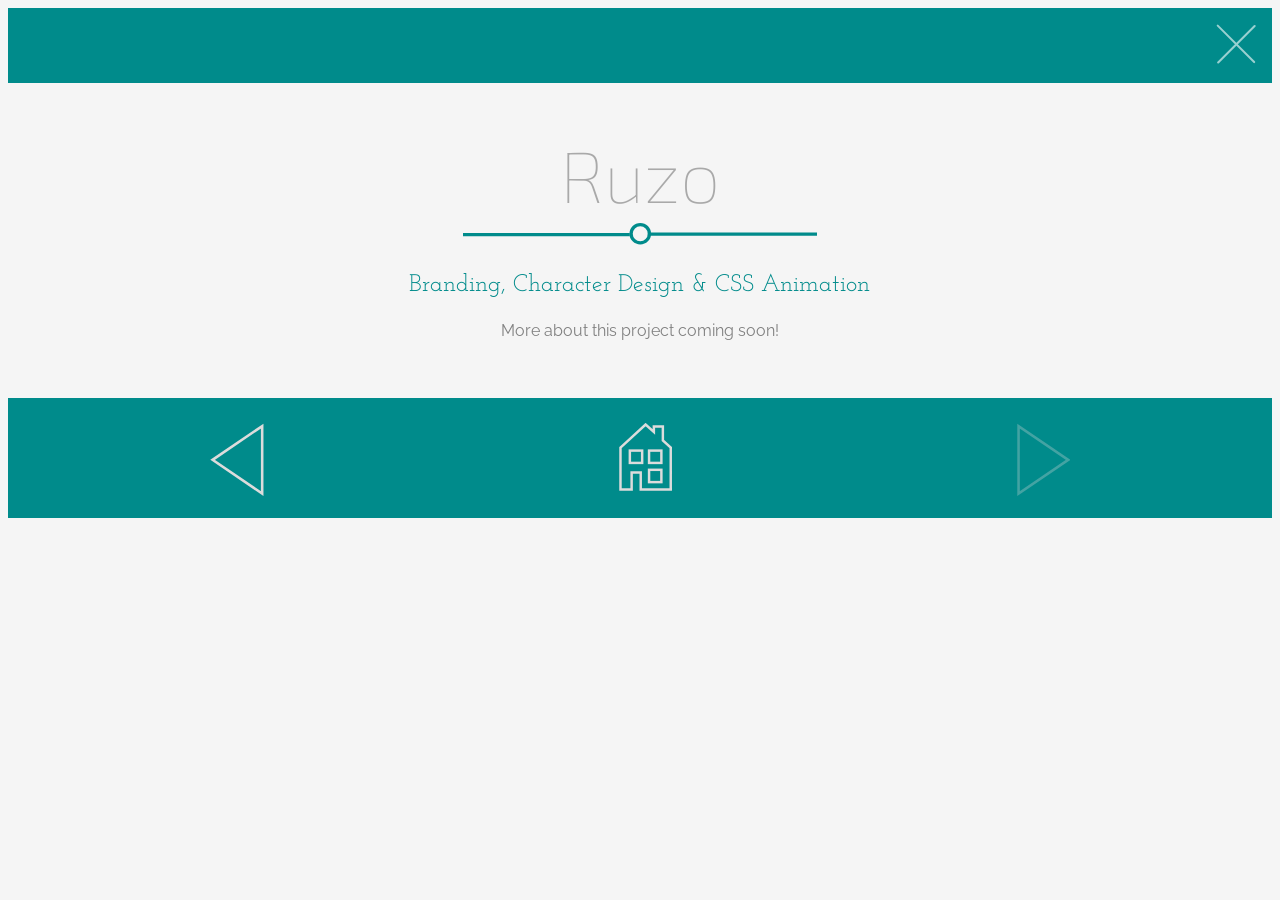
<file: ruzoLogo.html>
<!DOCTYPE html>
<html>
<head lang="en">
    <meta charset="UTF-8">
    <meta name="viewport" content="width=device-width, initial-scale=1.0">
    <title></title>
    <link href='https://fonts.googleapis.com/css?family=Josefin+Slab:400,300,600,700' rel='stylesheet' type='text/css'>
    <link href='https://fonts.googleapis.com/css?family=Walter+Turncoat' rel='stylesheet' type='text/css'>
    <link href='https://fonts.googleapis.com/css?family=Exo+2:400,800,700' rel='stylesheet' type='text/css'>
    <link href='https://fonts.googleapis.com/css?family=Raleway:400,500,200,300' rel='stylesheet' type='text/css'>
    <link rel="stylesheet" href="portfolio.css">
    <script src='../external/jquery.js'></script>
    <script src='../external/TweenMax.js'></script>
    <script src='../external/ScrollToPlugin.js'></script>
</head>

<body>
<div class="portfolioBanner">
    <a href="index.html" class="closeXDiv">
        <svg class= "closeX" viewBox="0 0 97 97" version="1.1" xmlns="http://www.w3.org/2000/svg">
            <path d="M93.6941738,4.80582618 L5.30582618,93.1941738"></path>
            <path d="M92.5477272,92.3406204 L4.15937957,3.95227279"></path>
        </svg>
    </a>

</div>

<div class="portfolioContent">
    <h1 class="projectName">Ruzo</h1>
    <div id="underlineDiv">
        <svg id="lineCircle" viewBox="0 0 541 47" version="1.1" xmlns="http://www.w3.org/2000/svg">
            <defs></defs>
            <g id="Page-1" stroke="none" stroke-width="1" fill="none" fill-rule="evenodd">
                <g id="Artboard" stroke="darkcyan" stroke-width="5">
                    <circle id="Oval-1" cx="271" cy="24" r="14"></circle>
                    <path d="M285.09375,24.5 L540.5,24.5" id="Line" stroke-linecap="square"></path>
                    <path d="M0.5,25.5 L252.5,25.5" id="Line" stroke-linecap="square"></path>
                </g>
            </g>
        </svg>
    </div>

    <h2 class="projectDesc">Branding, Character Design & CSS Animation</h2>
    <p class="comingSoon">More about this project coming soon!</p>

    <br>
    <br>

</div>

<div class="portfolioFooter">
    <div class="iconsDiv">
        <div class="leftDiv">
            <a href="solus.html">
                <svg viewBox="0 0 105 143" class="left" version="1.1" xmlns="http://www.w3.org/2000/svg">
                    <path d="M5,138 L5,6 L102,72 L5,138 Z" id="Triangle-1" transform="translate(53.500000, 72.000000) scale(-1, 1) translate(-53.500000, -72.000000) "></path>
                </svg>
            </a>
        </div>

        <div class="houseDiv">
            <a href="index.html">
                <svg viewBox="0 0 109 138" class="house" version="1.1" xmlns="http://www.w3.org/2000/svg">
                    <path d="M3,50 L54,2.99609375 L70.7543636,18.1242537 L70.754364,7.01488972 L89.0112991,7.01488972 L89.0113006,35.4208012 L105,50 L105,135 L44.0722656,135 L44.0722656,100.599609 L25.6367188,100.599609 L25.6367188,135 L3,135 L3,50 Z" id="Rectangle-2"></path>
                    <rect id="Rectangle-3" x="22" y="56" width="25" height="25"></rect>
                    <rect id="Rectangle-3" x="61" y="56" width="25" height="25"></rect>
                    <rect id="Rectangle-3" x="61" y="95" width="25" height="25"></rect>
                </svg>
            </a>
        </div>

        <div class="rightDiv">
            <!--<a href="paulProject.html">-->
                <svg viewBox="0 0 105 143" class="right arrowDisabled" version="1.1" xmlns="http://www.w3.org/2000/svg">
                    <g>
                        <path d="M5,138 L5,6 L102,72 L5,138 Z"></path>
                    </g>
                </svg>
            <!--</a>-->
        </div>
    </div>
</div>

</body>


</html>
</file>
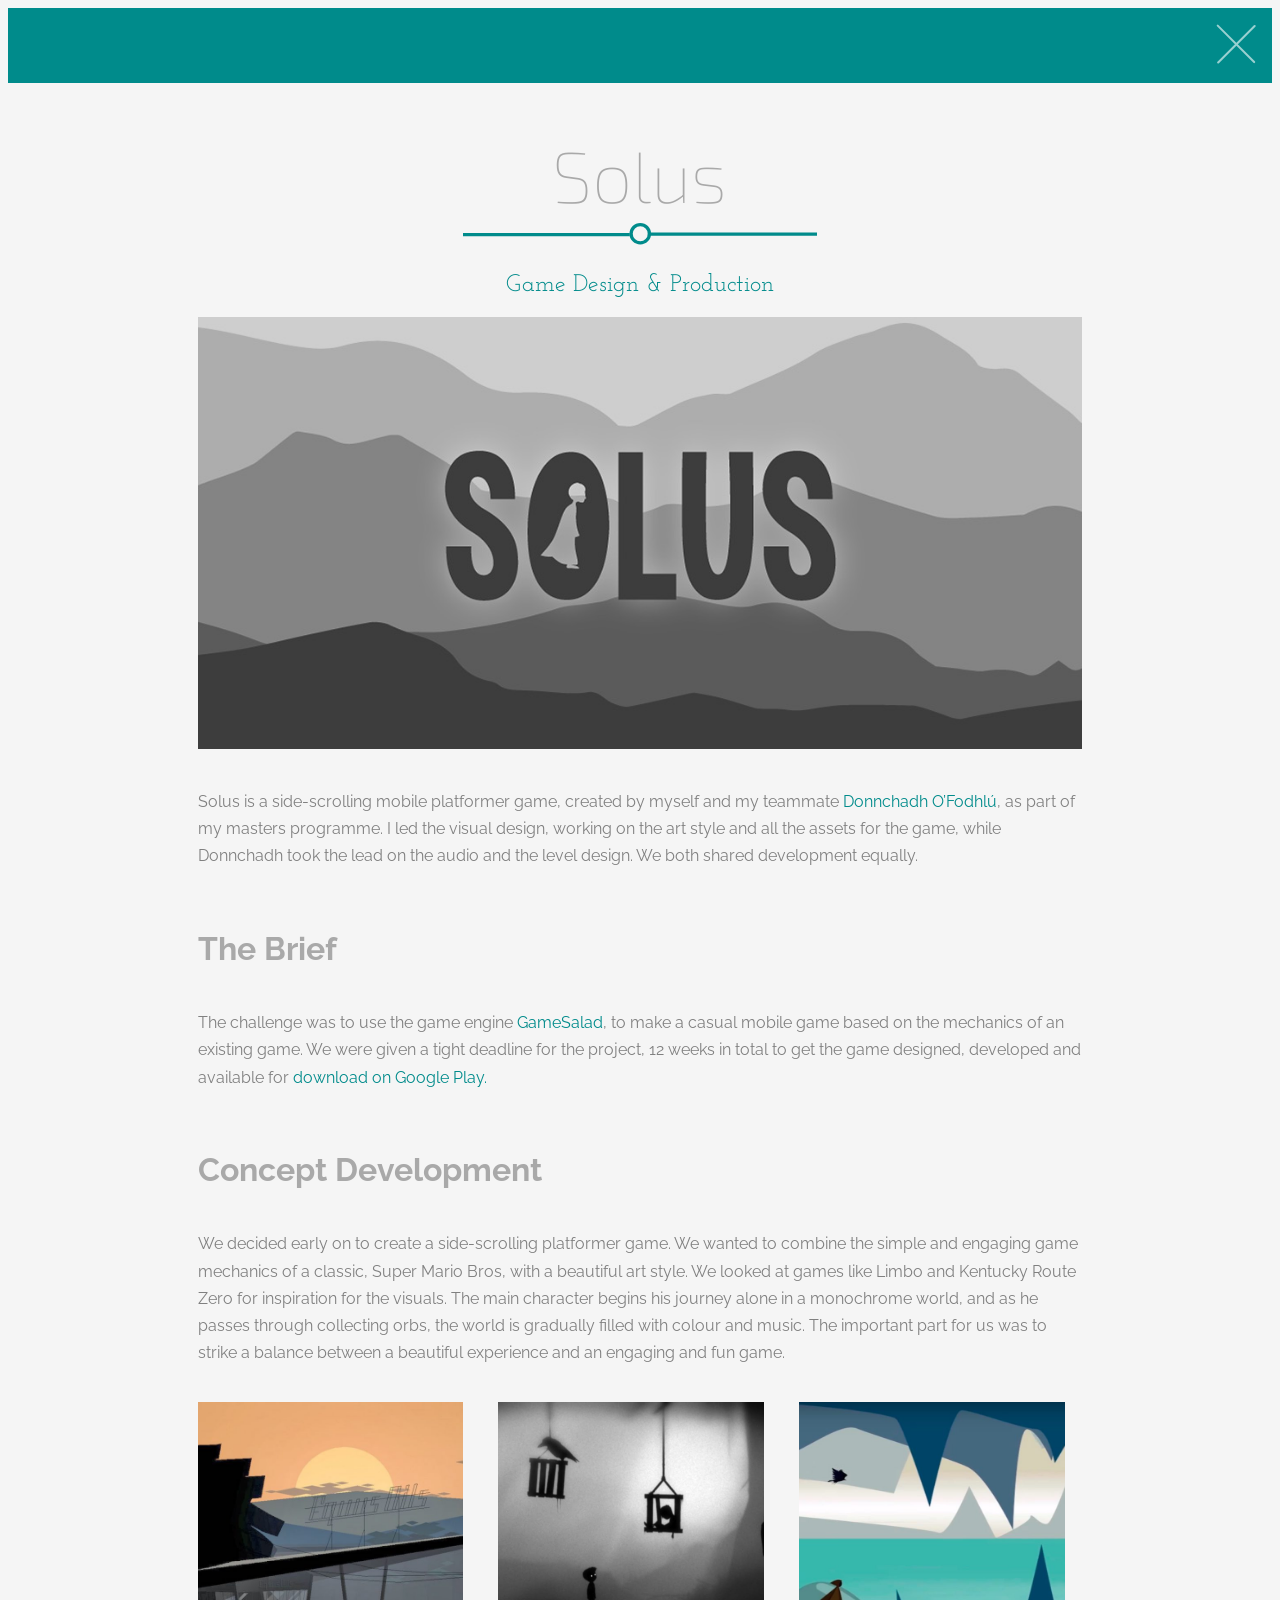
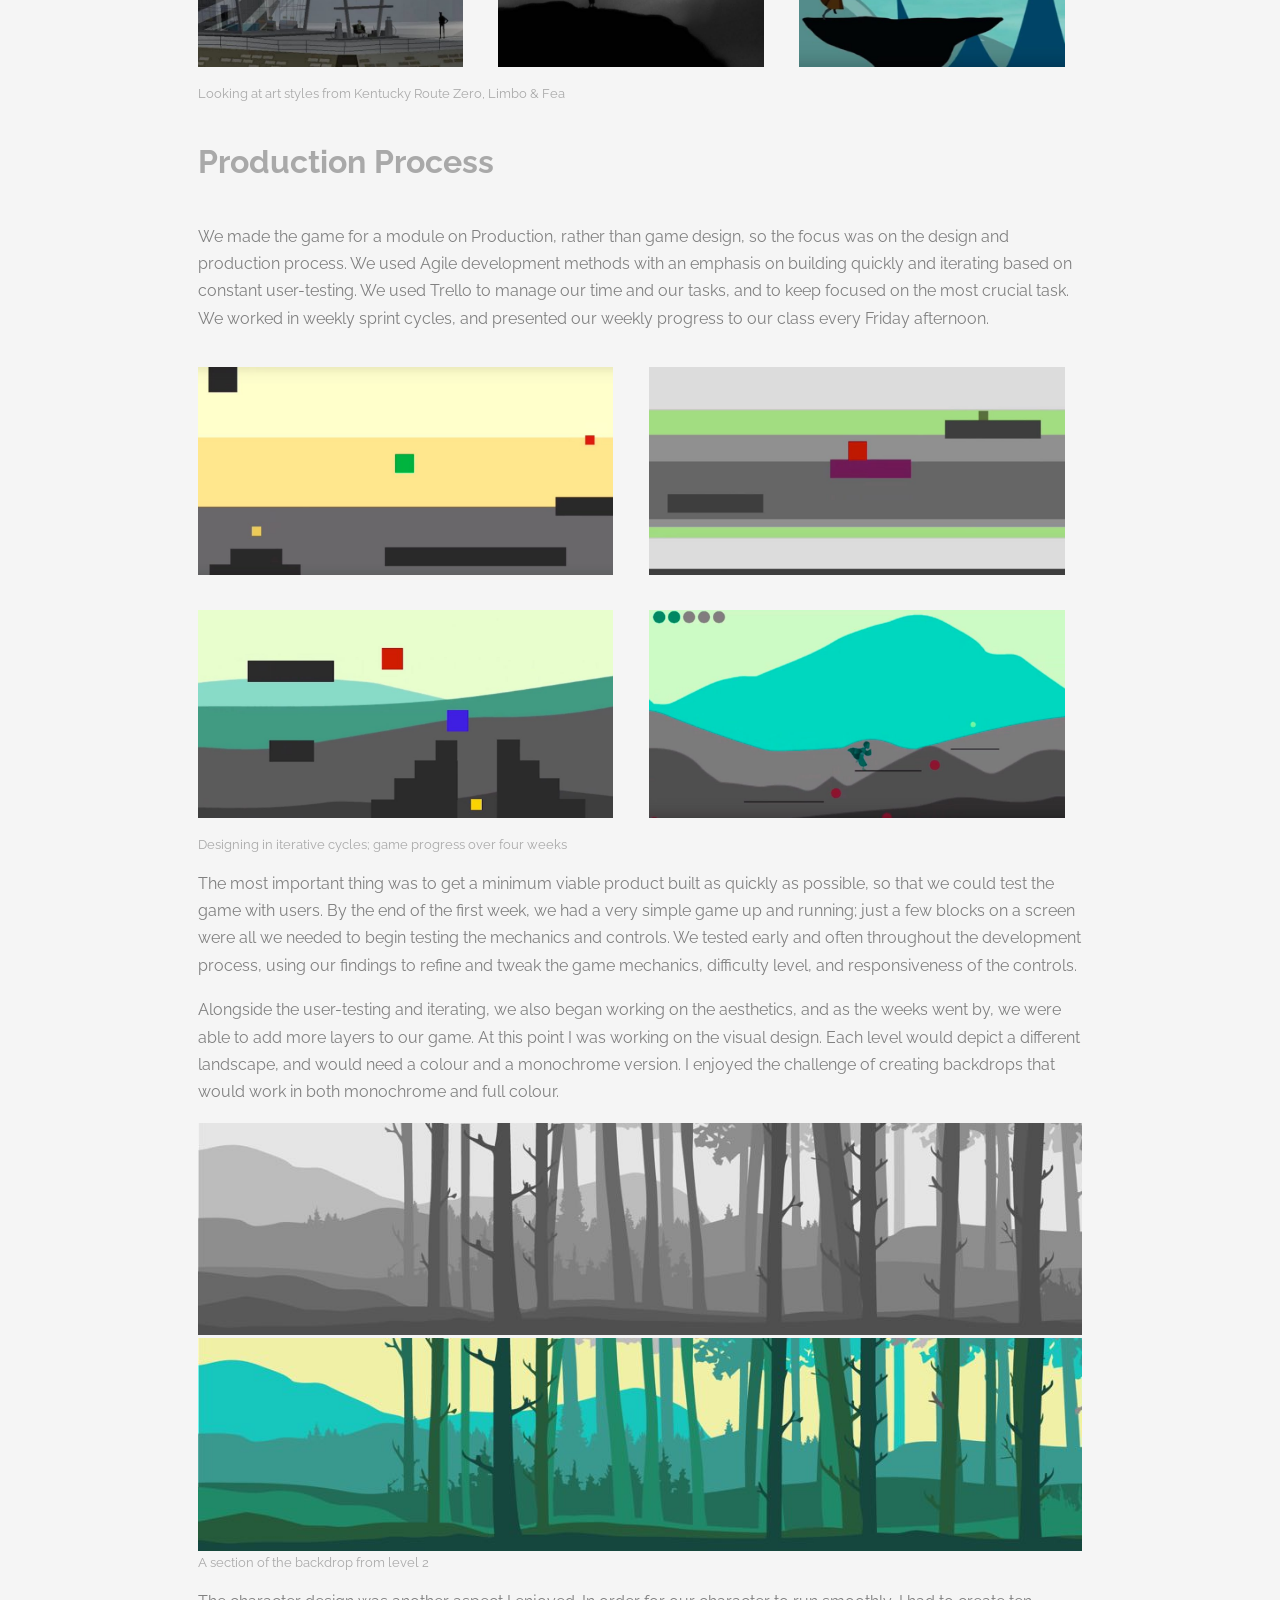
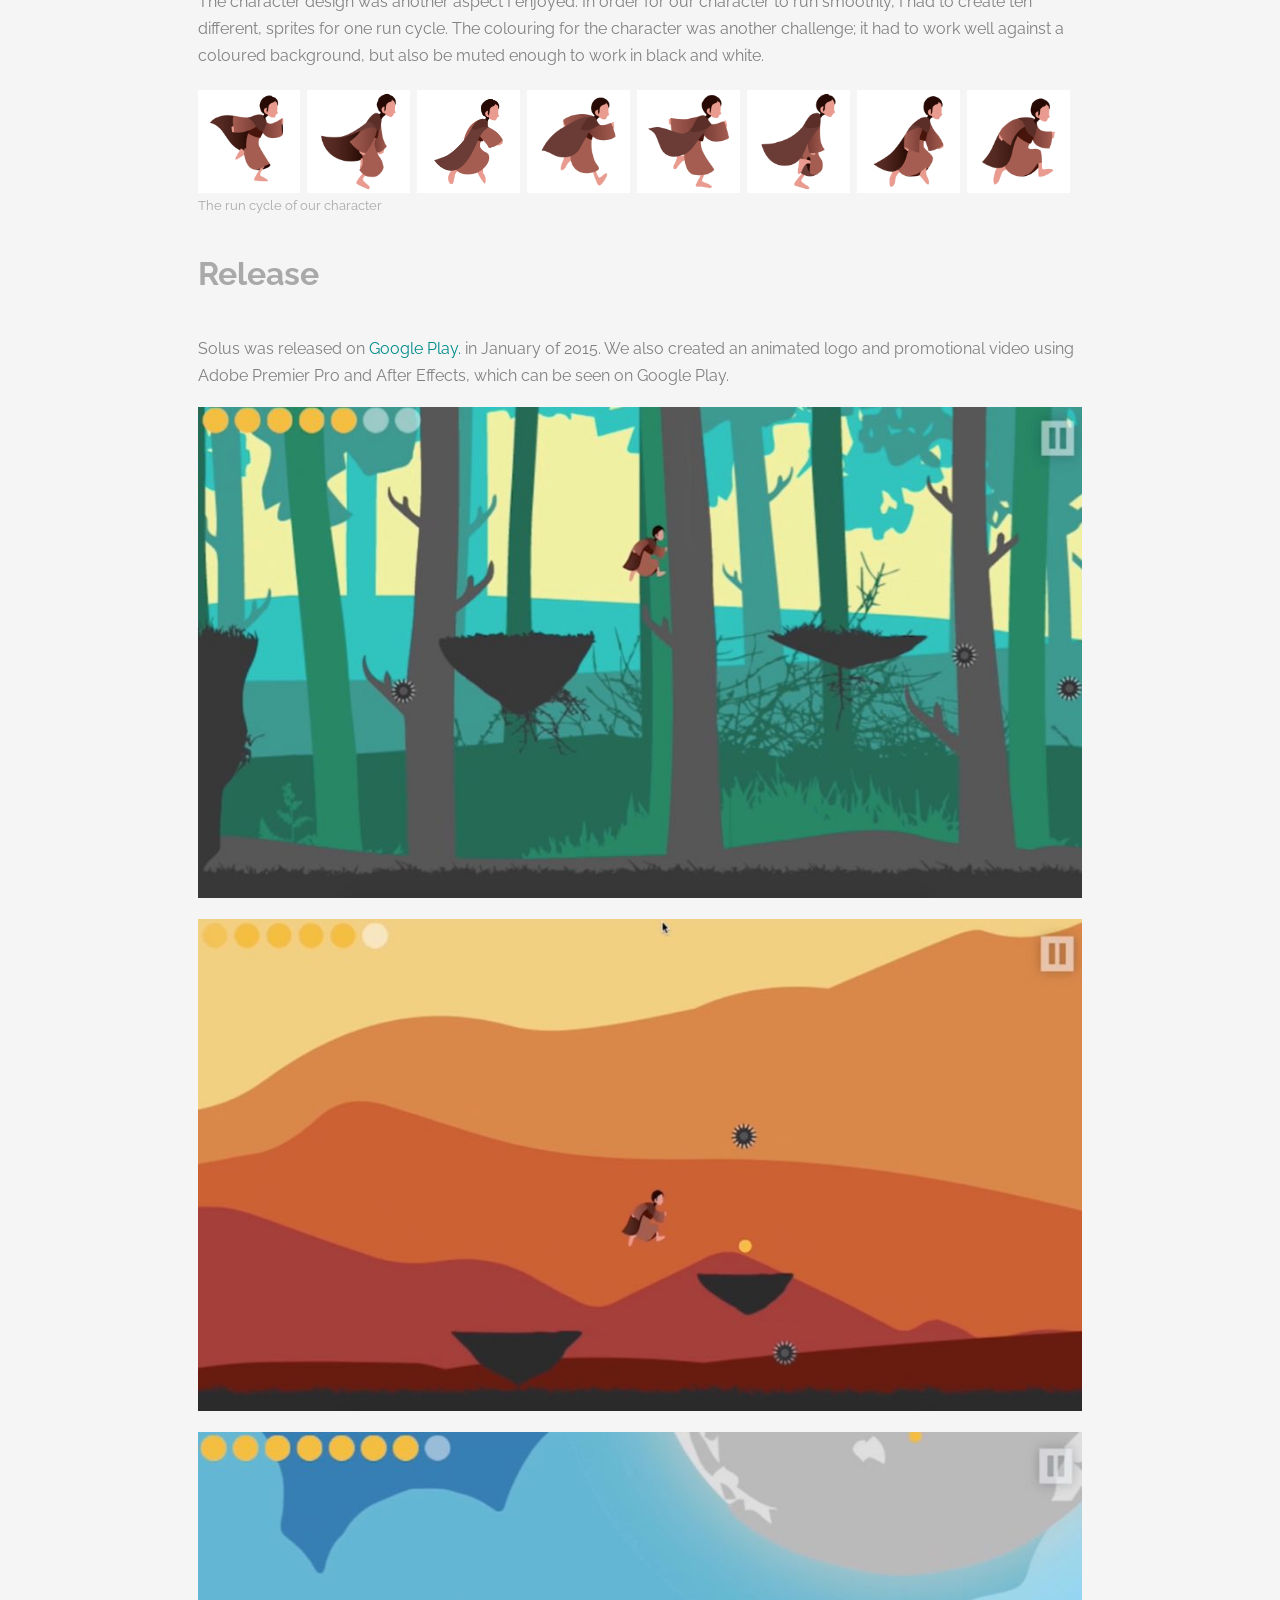
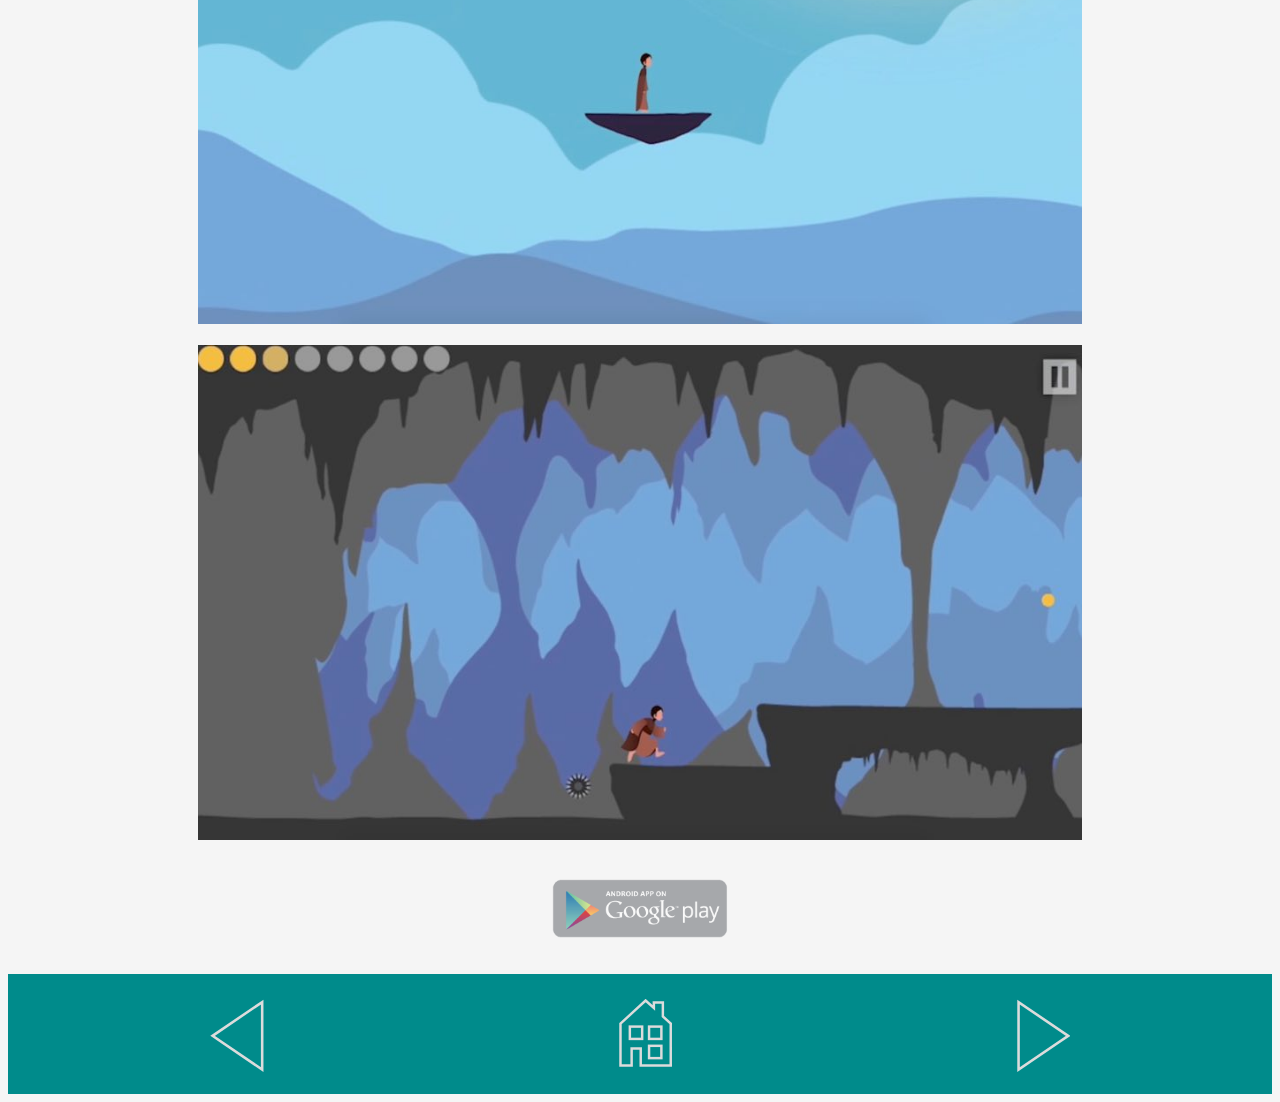
<file: solus.html>
<!DOCTYPE html>
<html>
<head lang="en">
    <meta charset="UTF-8">
    <meta name="viewport" content="width=device-width, initial-scale=1.0">
    <title></title>
    <link href='https://fonts.googleapis.com/css?family=Josefin+Slab:400,300,600,700' rel='stylesheet' type='text/css'>
    <link href='https://fonts.googleapis.com/css?family=Walter+Turncoat' rel='stylesheet' type='text/css'>
    <link href='https://fonts.googleapis.com/css?family=Exo+2:400,800,700' rel='stylesheet' type='text/css'>
    <link href='https://fonts.googleapis.com/css?family=Raleway:400,500,200,300' rel='stylesheet' type='text/css'>
    <link rel="stylesheet" href="portfolio.css">
    <script src='external/jquery.js'></script>
    <script src='external/TweenMax.js'></script>
    <script src='external/ScrollToPlugin.js'></script>
</head>

<body>
<div class="portfolioBanner">
    <a href="index.html" class="closeXDiv">
        <svg class= "closeX" viewBox="0 0 97 97" version="1.1" xmlns="http://www.w3.org/2000/svg">
            <path d="M93.6941738,4.80582618 L5.30582618,93.1941738"></path>
            <path d="M92.5477272,92.3406204 L4.15937957,3.95227279"></path>
        </svg>
    </a>

</div>

<div class="portfolioContent">
    <h1 class="projectName">Solus</h1>
    <div id="underlineDiv">
        <svg id="lineCircle" viewBox="0 0 541 47" version="1.1" xmlns="http://www.w3.org/2000/svg">
            <defs></defs>
            <g id="Page-1" stroke="none" stroke-width="1" fill="none" fill-rule="evenodd">
                <g id="Artboard" stroke="darkcyan" stroke-width="5">
                    <circle id="Oval-1" cx="271" cy="24" r="14"></circle>
                    <path d="M285.09375,24.5 L540.5,24.5" id="Line" stroke-linecap="square"></path>
                    <path d="M0.5,25.5 L252.5,25.5" id="Line" stroke-linecap="square"></path>
                </g>
            </g>
        </svg>
    </div>

    <h2 class="projectDesc">Game Design & Production</h2>

    <div class="fullWidthImage">
        <img src="images/solusImages/solusTitle.jpg" alt="Solus Title Page" width="100%">
    </div>
    <br>
    <br>
    <p>Solus is a side-scrolling mobile platformer game, created by myself and my teammate <a href="https://ie.linkedin.com/in/donnchadh-ó-foghlú-859b88113">Donnchadh O’Fodhlú</a>, as part
        of my masters programme. I led the visual design, working on the art style and all the assets for the game, while
        Donnchadh took the lead on the audio and the level design. We both shared development equally.</p>
    <h4>The Brief</h4>
    <p>The challenge was to use the game engine <a href="https://gamesalad.com/">GameSalad</a>, to make a casual mobile game based on the mechanics of an existing game.
        We were given a tight deadline for the project, 12 weeks in total to get the game designed, developed and available for
        <a href="https://play.google.com/store/apps/details?id=com.rockyroad.solus&hl=en">download on Google
        Play.</a></p>

    <h4>Concept Development</h4>
    <p>
        We decided early on to create a side-scrolling platformer game. We wanted to combine the simple and engaging game mechanics of
        a classic, Super Mario Bros, with a beautiful art style. We looked at games like Limbo and Kentucky Route Zero for inspiration
        for the visuals.

        The main character begins his journey alone in a monochrome world, and as he passes through collecting orbs, the world is gradually
        filled with colour and music.

        The important part for us was to strike a balance between a beautiful
        experience and an engaging and fun game.</p>
    <div class="section group">
        <img  src="images/solusImages/kentucky.jpg" alt="Kentucky Route Zero" class="col span_1_of_3">
        <img  src="images/solusImages/limbo.jpg" alt="Limbo" class="col span_1_of_3">
        <img  src="images/solusImages/fea.jpg" alt="Fea" class="col span_1_of_3">
        Looking at art styles from Kentucky Route Zero, Limbo & Fea
    </div>

    <h4>Production Process</h4>
    <p>We made the game for a module on Production, rather than game design, so the focus was on the design and production
        process. We used Agile development methods with an emphasis on building quickly and iterating based on constant
        user-testing. We used Trello to manage our time and our tasks, and to keep focused on the most crucial task. We
        worked in weekly sprint cycles, and presented our weekly progress to our class every Friday afternoon.
    </p>

    <div class="section group">
        <img  src="images/solusImages/iteration1.jpg" alt="Iteration 1" class="col span_1_of_2">
        <img  src="images/solusImages/iteration2.jpg" alt="Iteration 2" class="col span_1_of_2">
    </div>
    <div class="section group">
        <img  src="images/solusImages/iteration3.jpg" alt="Iteration 3" class="col span_1_of_2">
        <img  src="images/solusImages/iteration4.jpg" alt="Iteration 4" class="col span_1_of_2">
        Designing in iterative cycles; game progress over four weeks
    </div>
    <br>
    <p>The most important thing was to get a minimum viable product built as quickly as possible, so that we could test the game
        with users. By the end of the first week, we had a very simple game up and running; just a few blocks on a screen were all
        we needed to begin testing the mechanics and controls. We tested early and often throughout the development process,
        using our findings to refine and tweak the game mechanics, difficulty level, and responsiveness of the controls.
    </p>
    <p>Alongside the user-testing and iterating, we also began working on the aesthetics, and as the weeks went by, we were
        able to add more layers to our game. At this point I was working on the visual design. Each level would depict a different
        landscape, and would need a colour and a monochrome version. I enjoyed the challenge of creating backdrops that would work
        in both monochrome and full colour.
    </p>
    <div class="fullWidthImage">
        <img src="images/solusImages/forestGrey.jpg" alt="Grey Forest" width="100%">
        <img src="images/solusImages/forestCol.jpg" alt="Grey Forest" width="100%">
        A section of the backdrop from level 2
    </div>
    <br>
    <p>The character design was another aspect I enjoyed. In order for our character to run smoothly, I had to create ten different,
        sprites for one run cycle. The colouring for the character was another challenge; it had to work well against a coloured
        background, but also be muted enough to work in black and white.
    </p>

    <div class="section group">
        <img  src="images/solusImages/run01.png" alt="Run 1" class="col span_1_of_8">
        <img  src="images/solusImages/run02.png" alt="Run 2" class="col span_1_of_8 noShowMobile">
        <img  src="images/solusImages/run03.png" alt="Run 3" class="col span_1_of_8 noShowMobile">
        <img  src="images/solusImages/run04.png" alt="Run 4" class="col span_1_of_8 noShowMobile">
        <img  src="images/solusImages/run05.png" alt="Run 5" class="col span_1_of_8 noShowMobile">
        <img  src="images/solusImages/run06.png" alt="Run 6" class="col span_1_of_8 noShowMobile">
        <img  src="images/solusImages/run07.png" alt="Run 7" class="col span_1_of_8 noShowMobile">
        <img  src="images/solusImages/run08.png" alt="Run 8" class="col span_1_of_8 noShowMobile">
        The run cycle of our character
    </div>
    <h4>Release</h4>
    <p> Solus was released on <a href="https://play.google.com/store/apps/details?id=com.rockyroad.solus&hl=en">Google
        Play.</a> in January of 2015. We also created an animated logo and promotional video using Adobe Premier Pro and After Effects,
        which can be seen on Google Play.
    </p>


    <div class="fullWidthImage">
        <img src="images/solusImages/forest.jpg" alt="Grey Forest" width="100%">
    </div>
    <br>
    <div class="fullWidthImage">
        <img src="images/solusImages/mount.jpg" alt="Grey Forest" width="100%">
    </div>
    <br>
    <div class="fullWidthImage">
        <img src="images/solusImages/moon.jpg" alt="Grey Forest" width="100%">
    </div>
    <br>
    <div class="fullWidthImage">
        <img src="images/solusImages/cave.jpg" alt="Grey Forest" width="100%">
    </div>
    <br>
    <br>

    <div id = "playButtonDiv">
        <a href ="https://play.google.com/store/apps/details?id=com.rockyroad.solus&hl=en" >
            <img  id = "playButton" src="images/solusImages/buttonGooglePlay.png" alt="Get on Google Play">
        </a>
    </div>




    <br>
    <br>

</div>

<div class="portfolioFooter">
    <div class="iconsDiv">
        <div class="leftDiv">
            <a href="butcherProject.html">
                <svg viewBox="0 0 105 143" class="left" version="1.1" xmlns="http://www.w3.org/2000/svg">
                    <path d="M5,138 L5,6 L102,72 L5,138 Z" id="Triangle-1" transform="translate(53.500000, 72.000000) scale(-1, 1) translate(-53.500000, -72.000000) "></path>
                </svg>
            </a>
        </div>

        <div class="houseDiv">
            <a href="index.html">
                <svg viewBox="0 0 109 138" class="house" version="1.1" xmlns="http://www.w3.org/2000/svg">
                    <path d="M3,50 L54,2.99609375 L70.7543636,18.1242537 L70.754364,7.01488972 L89.0112991,7.01488972 L89.0113006,35.4208012 L105,50 L105,135 L44.0722656,135 L44.0722656,100.599609 L25.6367188,100.599609 L25.6367188,135 L3,135 L3,50 Z" id="Rectangle-2"></path>
                    <rect id="Rectangle-3" x="22" y="56" width="25" height="25"></rect>
                    <rect id="Rectangle-3" x="61" y="56" width="25" height="25"></rect>
                    <rect id="Rectangle-3" x="61" y="95" width="25" height="25"></rect>
                </svg>
            </a>
        </div>

        <div class="rightDiv">
            <a href="ruzoLogo.html">
                <svg viewBox="0 0 105 143" class="right" version="1.1" xmlns="http://www.w3.org/2000/svg">
                    <g>
                        <path d="M5,138 L5,6 L102,72 L5,138 Z"></path>
                    </g>
                </svg>
            </a>
        </div>
    </div>
</div>

</body>


</html>
</file>
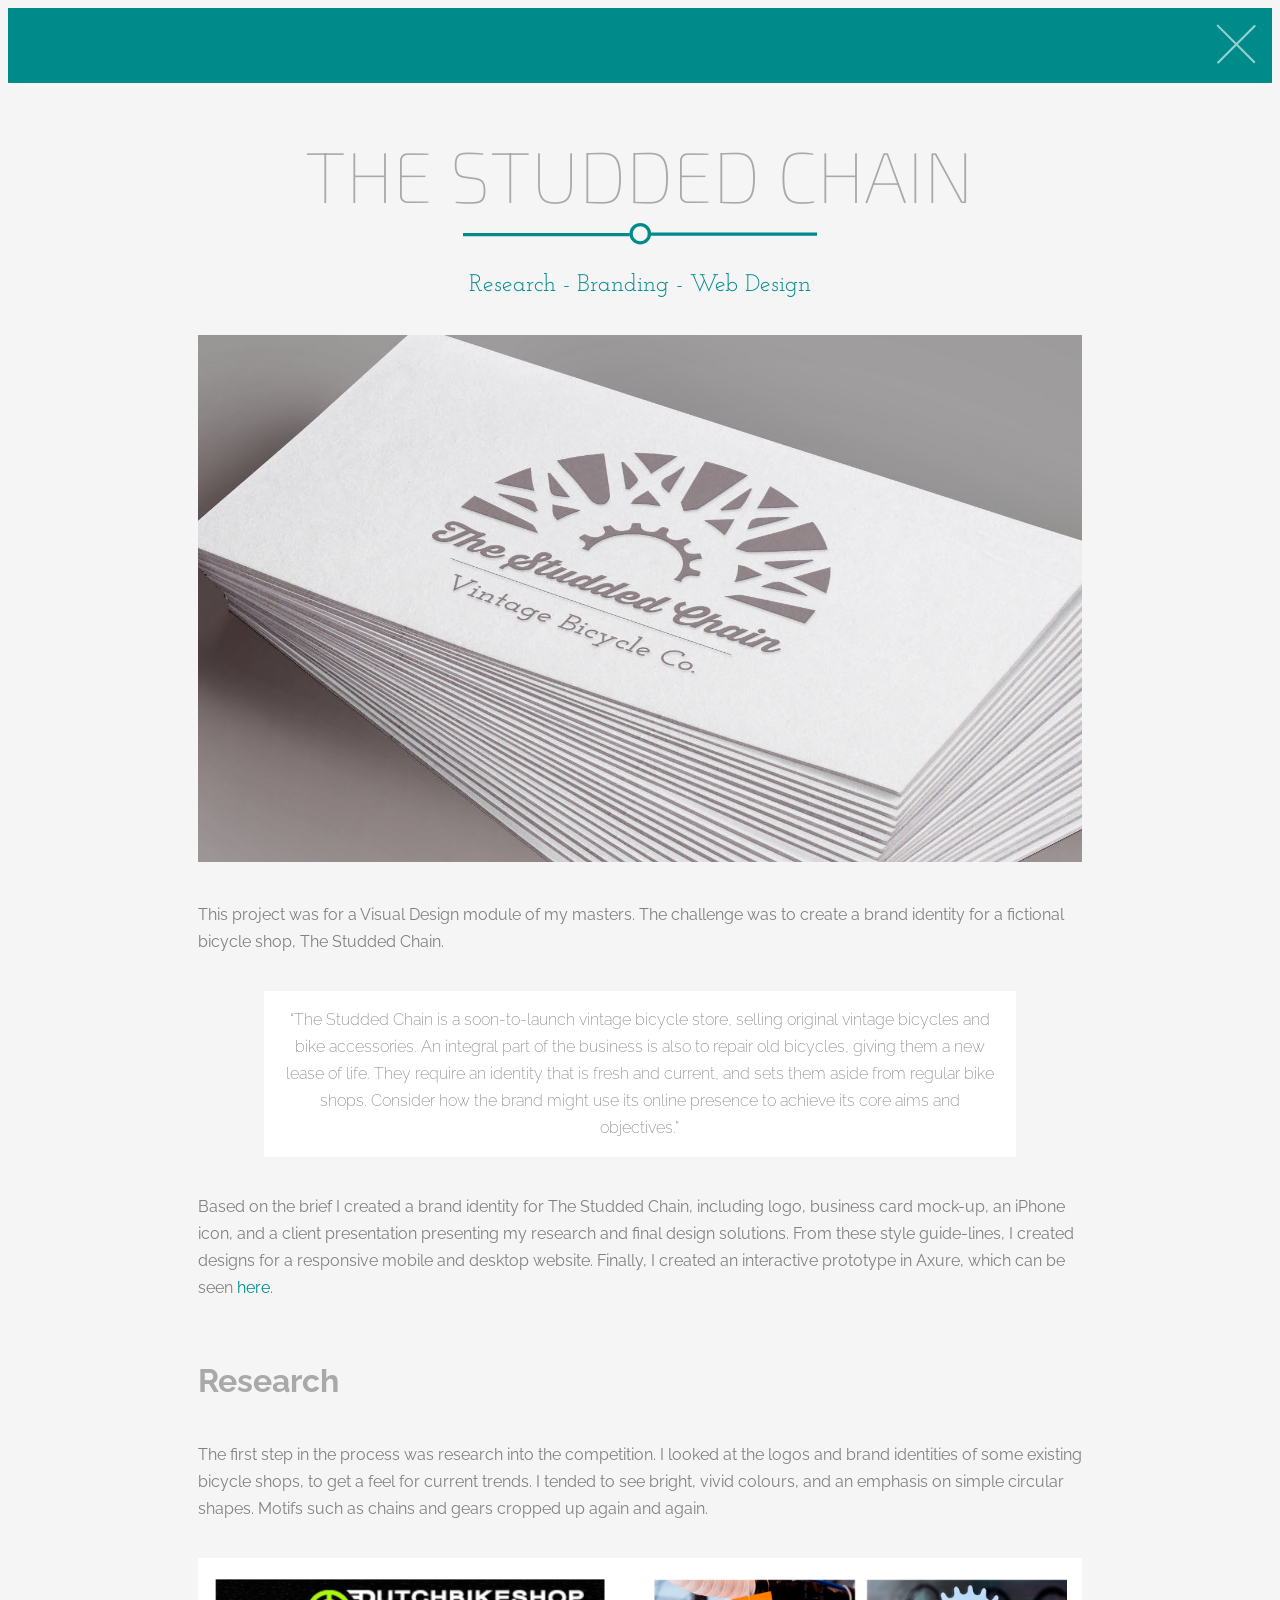
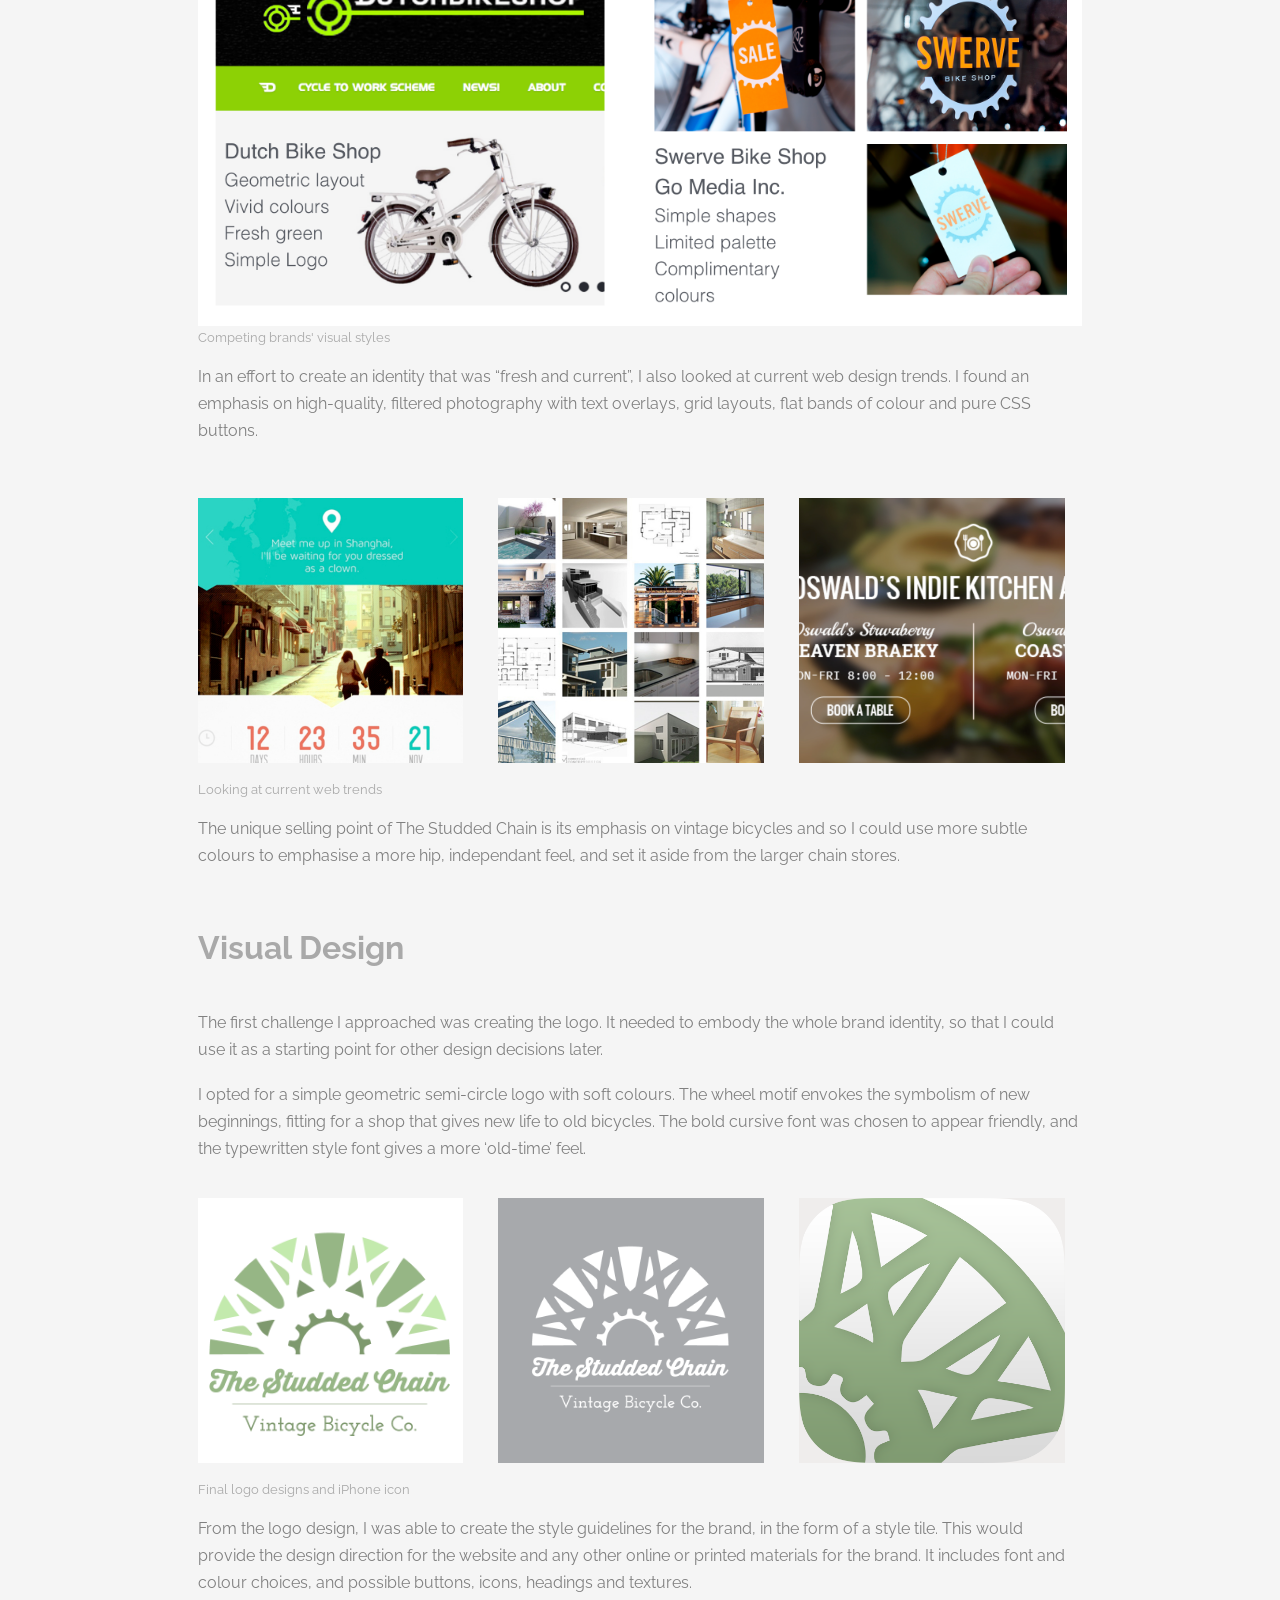
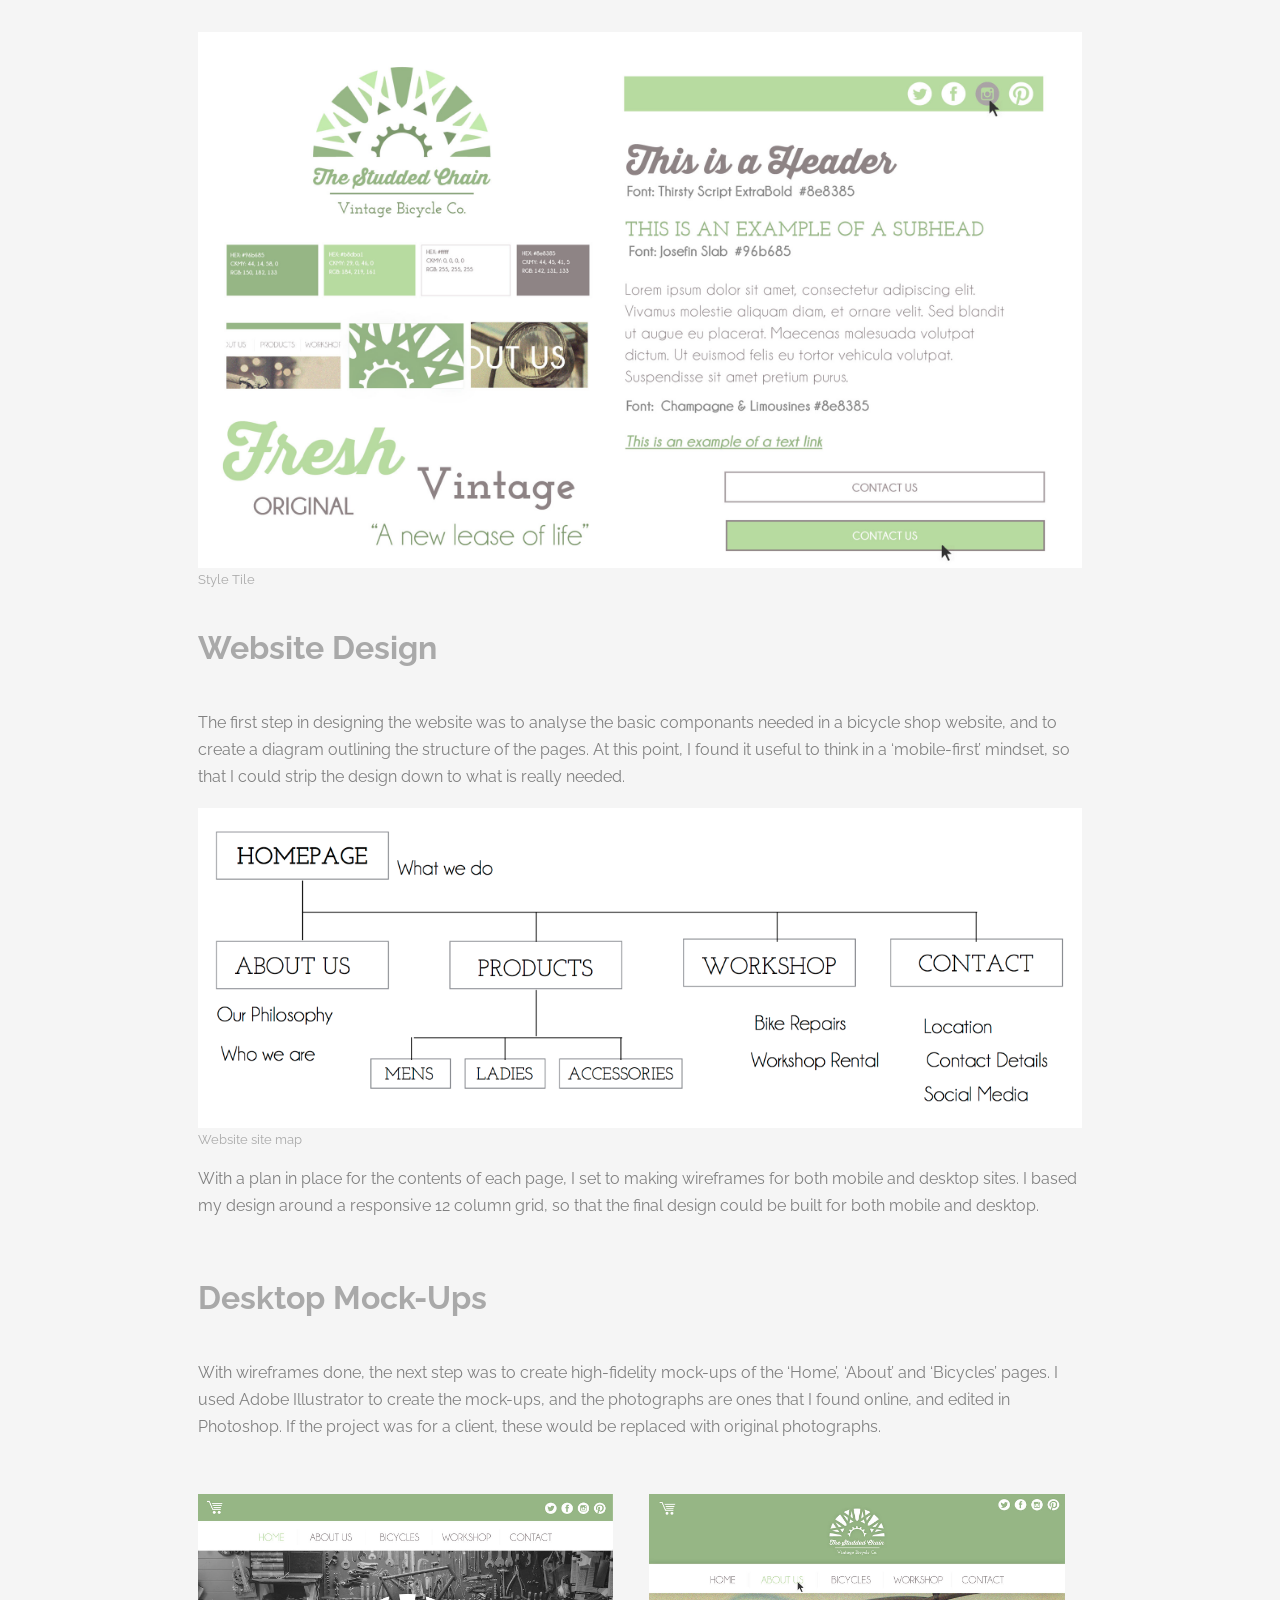
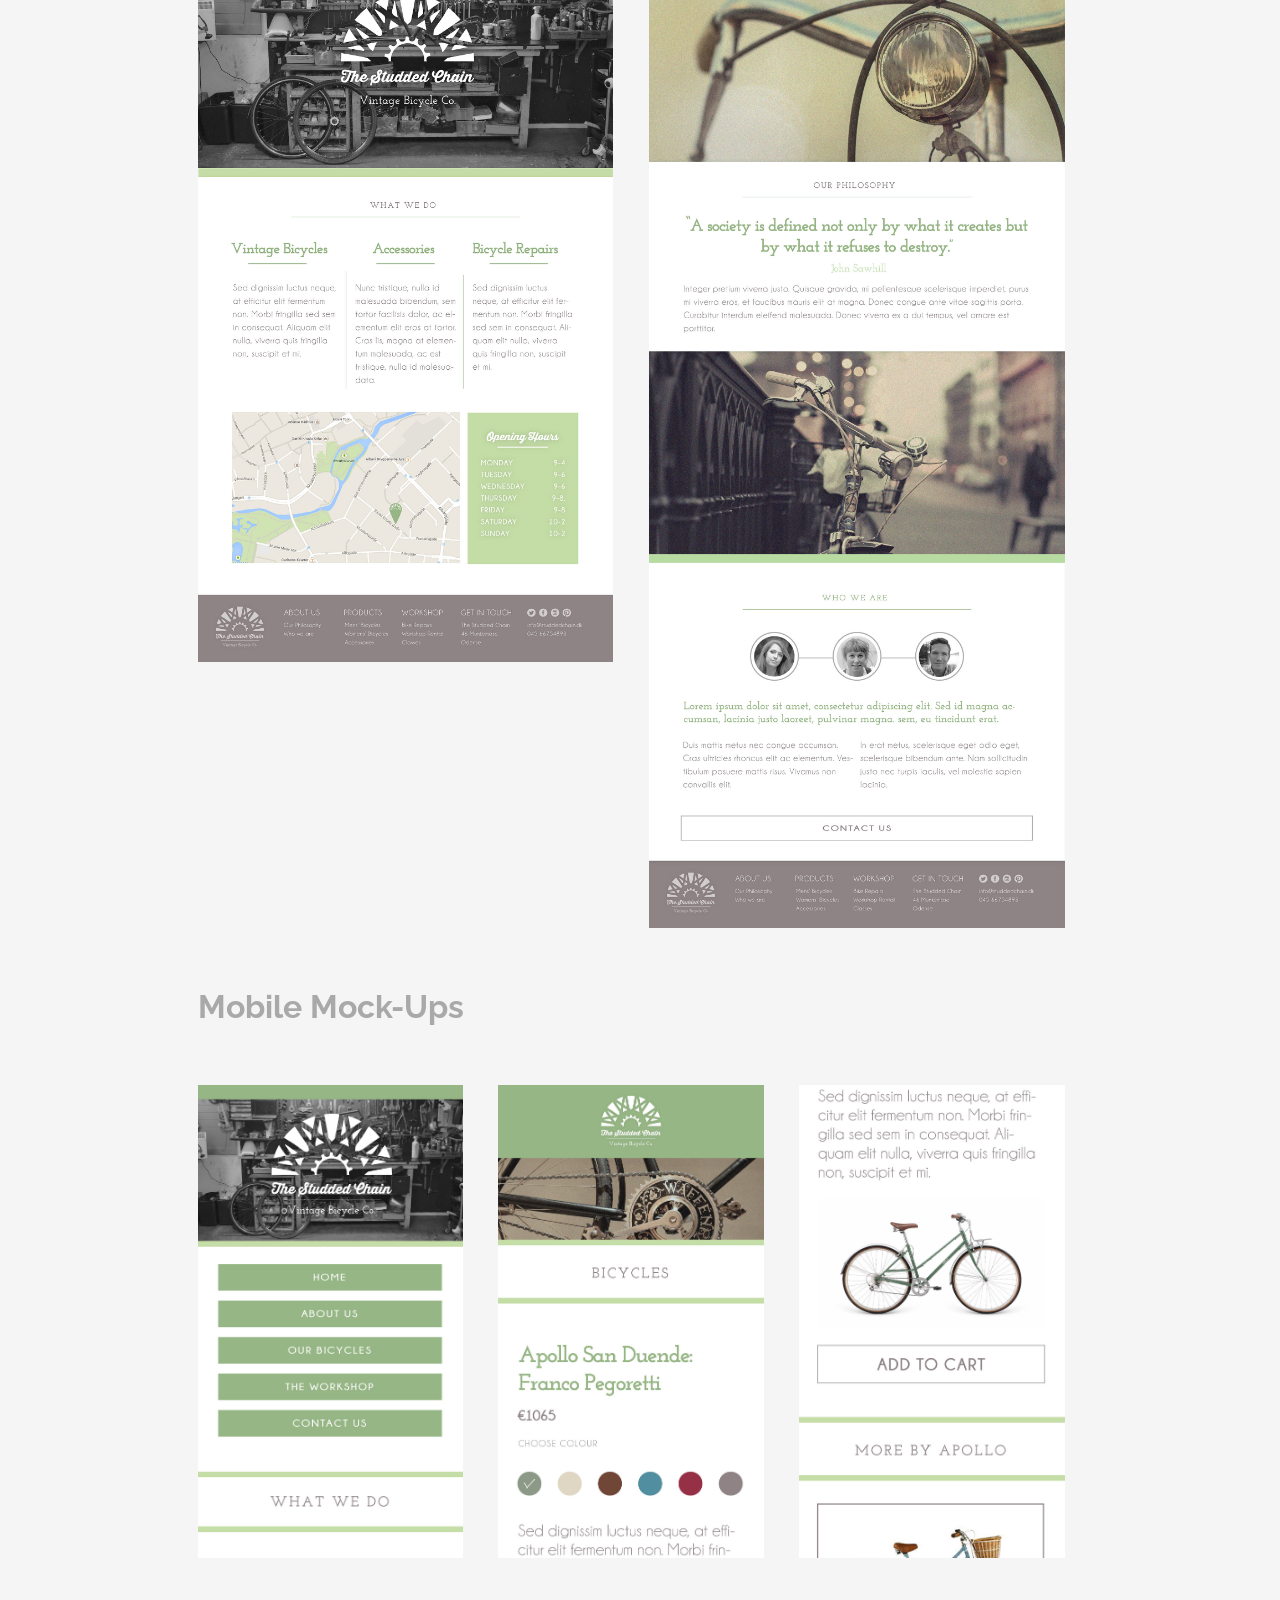
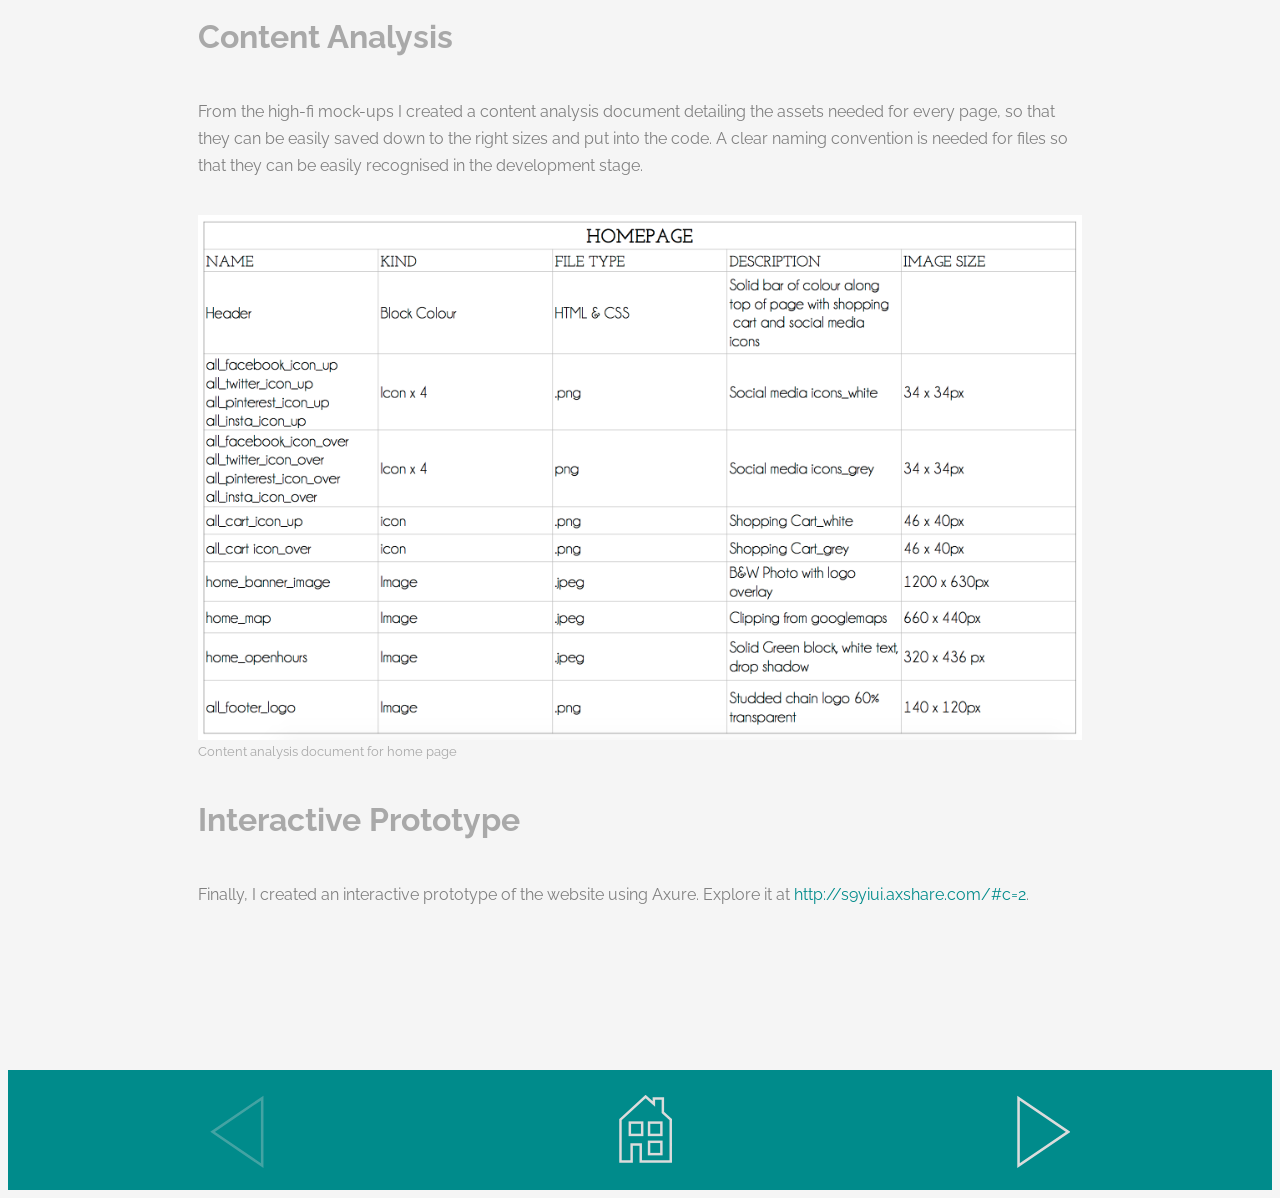
<file: studdedChain.html>
<!DOCTYPE html>
<html>
<head lang="en">
    <meta charset="UTF-8">
    <meta name="viewport" content="width=device-width, initial-scale=1.0">
    <title></title>
    <link href='https://fonts.googleapis.com/css?family=Josefin+Slab:400,300,600,700' rel='stylesheet' type='text/css'>
    <link href='https://fonts.googleapis.com/css?family=Walter+Turncoat' rel='stylesheet' type='text/css'>
    <link href='https://fonts.googleapis.com/css?family=Exo+2:400,800,700' rel='stylesheet' type='text/css'>
    <link href='https://fonts.googleapis.com/css?family=Raleway:400,500,200,300' rel='stylesheet' type='text/css'>
    <link rel="stylesheet" href="portfolio.css">
    <script src='../external/jquery.js'></script>
    <script src='../external/TweenMax.js'></script>
    <script src='../external/ScrollToPlugin.js'></script>
</head>

<body>
    <div class="portfolioBanner">
        <a href="index.html" class="closeXDiv">
            <svg class= "closeX" viewBox="0 0 97 97" version="1.1" xmlns="http://www.w3.org/2000/svg">
                <path d="M93.6941738,4.80582618 L5.30582618,93.1941738"></path>
                <path d="M92.5477272,92.3406204 L4.15937957,3.95227279"></path>
            </svg>
        </a>

    </div>

    <div class="portfolioContent">
        <h1 class="projectName">THE STUDDED CHAIN</h1>
        <div id="underlineDiv">
            <svg id="lineCircle" viewBox="0 0 541 47" version="1.1" xmlns="http://www.w3.org/2000/svg">
                <defs></defs>
                <g id="Page-1" stroke="none" stroke-width="1" fill="none" fill-rule="evenodd">
                    <g id="Artboard" stroke="darkcyan" stroke-width="5">
                        <circle id="Oval-1" cx="271" cy="24" r="14"></circle>
                        <path d="M285.09375,24.5 L540.5,24.5" id="Line" stroke-linecap="square"></path>
                        <path d="M0.5,25.5 L252.5,25.5" id="Line" stroke-linecap="square"></path>
                    </g>
                </g>
            </svg>
        </div>

        <h2 class="projectDesc">Research - Branding - Web Design</h2>
        <br>
        <div class="fullWidthImage">
            <img src="../images/studdedChainImages/cards.jpg" alt="Business Card Design" width="100%">
        </div>
        <br>
        <br>
        <p>
            This project was for a Visual Design module of my masters. The challenge was to create a brand identity for a fictional
            bicycle shop, The Studded Chain.
        </p>
        <br>
        <div class="brief">
            <p>“The Studded Chain is a soon-to-launch vintage bicycle store, selling original vintage
                bicycles and bike accessories. An integral part of the business is also to repair old bicycles,
                giving them a new lease of life. They require an identity that is fresh and current, and sets
                them aside from regular bike shops. Consider how the brand might use its online presence
                to achieve its core aims and objectives.”
            </p>
        </div>
        <br>
        <br>
        <p>
            Based on the brief I created a brand identity for The Studded Chain, including logo, business card mock-up,
            an iPhone icon, and a client presentation presenting my research and final design solutions. From these style
            guide-lines, I created designs for a responsive mobile and desktop website. Finally, I created an interactive
            prototype in Axure, which can be seen <a href="http://s9yiui.axshare.com/#c=2">here</a>.
        </p>
        <h4>Research</h4>
        <p>
            The first step in the process was research into the competition. I looked at the logos and brand identities of
            some existing bicycle shops, to get a feel for current trends. I tended to see bright, vivid colours, and
            an emphasis on simple circular shapes. Motifs such as chains and gears cropped up again and again.
        </p>
        <br>
        <div class="fullWidthImage">
            <img src="../images/studdedChainImages/competitionImage.png" alt="Research into Competition" width="100%">
            Competing brands' visual styles
        </div>
        <br>

        <p>
            In an effort to create an identity that was “fresh and current”, I also looked at current web design
            trends. I found an emphasis on high-quality, filtered photography with text overlays, grid layouts, flat
            bands of colour and pure CSS buttons.
        </p>
        <br>
        <div class="section group">
            <img border="0" alt="Flat Trend" src="../images/studdedChainImages/webTrend1.png" class="col span_1_of_3">
            <img border="0" alt="Grid Trend" src="../images/studdedChainImages/webTrend2.png" class="col span_1_of_3">
            <img border="0" alt="Text-overlay Trend" src="../images/studdedChainImages/webTrend3.png" class="col span_1_of_3">
            Looking at current web trends
        </div>
        <br>
        <p>
            The unique selling point of The Studded Chain is its emphasis on vintage bicycles and so I could use more
            subtle colours to emphasise a more hip, independant feel, and set it aside from the larger chain stores.
        </p>
        <h4>Visual Design</h4>
        <p>
            The first challenge I approached was creating the logo. It needed to embody the whole brand identity, so
            that I could use it as a starting point for other design decisions later.
        </p>
        <p>
            I opted for a simple geometric semi-circle logo with soft colours. The wheel motif envokes the symbolism of
            new beginnings, fitting for a shop that gives new life to old bicycles. The bold cursive font was chosen to
            appear friendly, and the typewritten style font gives a more ‘old-time’ feel.
        </p>
        <div class="section group">
            <img border="0" alt="Colour Logo" src="../images/studdedChainImages/finalLogoGreen.png" class="col span_1_of_3">
            <img border="0" alt="Grey Logo" src="../images/studdedChainImages/finalLogoGrey.png" class="col span_1_of_3">
            <img border="0" alt="iPad Icon" src="../images/studdedChainImages/iPadIcon.png" class="col span_1_of_3">
            Final logo designs and iPhone icon
        </div>
        <br>
        <p>
            From the logo design, I was able to create the style guidelines for the brand, in the form of a style tile.
            This would provide the design direction for the website and any other online or printed materials for the
            brand. It includes font and colour choices, and possible buttons, icons, headings and textures.
        </p>
        <br>
        <div class="fullWidthImage">
            <img src="../images/studdedChainImages/styleTile.png" alt="Style Tile" width="100%">
            Style Tile
        </div>
        <h4>Website Design</h4>
        <p>
            The first step in designing the website was to analyse the basic componants needed in a bicycle shop website, and to create a diagram outlining the structure of the pages. At this point, I found it useful to think in a ‘mobile-first’ mindset, so that I could strip the design down to what is really needed.
        </p>
        <div class="fullWidthImage">
            <img src="../images/studdedChainImages/siteMap.png" alt="Site Map" width="100%">
            Website site map
        </div>
        <br>
        <p>
            With a plan in place for the contents of each page, I set to making wireframes for both mobile and desktop sites. I based my design around a responsive 12 column grid, so that the final design could be built for both mobile and desktop.
        </p>
        <h4>Desktop Mock-Ups</h4>
        <p>
            With wireframes done, the next step was to create high-fidelity mock-ups of the ‘Home’, ‘About’  and ‘Bicycles’ pages. I used Adobe Illustrator to create the mock-ups, and the photographs are ones that I found online, and edited in Photoshop. If the project was for a client, these would be replaced with original photographs.
        </p>
        <br>
        <div class="section group">
            <img border="0" alt="Home Page Desktop" src="../images/studdedChainImages/deskHome.jpg" class="col span_1_of_2">
            <img border="0" alt="About Page Desktop" src="../images/studdedChainImages/deskAbout.jpg" class="col span_1_of_2">
        </div>
        <h4>Mobile Mock-Ups</h4>
        <div class="section group">
            <img border="0" alt="Mobile Home Page" src="../images/studdedChainImages/mobileHome.jpg" class="col span_1_of_3">
            <img border="0" alt="Mobile Product Page" src="../images/studdedChainImages/mobileBikes1.jpg" class="col span_1_of_3">
            <img border="0" alt="Mobile Product Page 2" src="../images/studdedChainImages/mobileBikes2.jpg" class="col span_1_of_3">
        </div>
        <h4>Content Analysis</h4>
        <p>
            From the high-fi mock-ups I created a content analysis document detailing the assets needed for every page, so that they can be easily saved down to the right sizes and put into the code. A clear naming convention is needed for files so that they can be easily recognised in the development stage.
        </p>
        <br>
        <div class="fullWidthImage">
            <img src="../images/studdedChainImages/contentAnalysis.png" alt="Content Analysis" width="100%">
            Content analysis document for home page
        </div>
        <h4>Interactive Prototype</h4>
        <p>
            Finally, I created an interactive prototype of the website using Axure.  Explore it at <a href="http://s9yiui.axshare.com/#c=2">http://s9yiui.axshare.com/#c=2</a>.
        </p>
        <br>
        <br>
        <br>
        <br>
        <br>
        <br>
        <br>
        <br>
    </div>


    <div class="portfolioFooter">
        <div class="iconsDiv">
            <div class="leftDiv">
                <!--<a href="#">-->
                    <svg viewBox="0 0 105 143" class="left arrowDisabled" version="1.1" xmlns="http://www.w3.org/2000/svg">
                        <path d="M5,138 L5,6 L102,72 L5,138 Z" id="Triangle-1" transform="translate(53.500000, 72.000000) scale(-1, 1) translate(-53.500000, -72.000000) "></path>
                    </svg>
                <!--</a>-->
            </div>

            <div class="houseDiv">
                <a href="index.html">
                    <svg viewBox="0 0 109 138" class="house" version="1.1" xmlns="http://www.w3.org/2000/svg">
                        <path d="M3,50 L54,2.99609375 L70.7543636,18.1242537 L70.754364,7.01488972 L89.0112991,7.01488972 L89.0113006,35.4208012 L105,50 L105,135 L44.0722656,135 L44.0722656,100.599609 L25.6367188,100.599609 L25.6367188,135 L3,135 L3,50 Z" id="Rectangle-2"></path>
                        <rect id="Rectangle-3" x="22" y="56" width="25" height="25"></rect>
                        <rect id="Rectangle-3" x="61" y="56" width="25" height="25"></rect>
                        <rect id="Rectangle-3" x="61" y="95" width="25" height="25"></rect>
                    </svg>
                </a>
            </div>

            <div class="rightDiv">
                <a href="waterProject.html">
                    <svg viewBox="0 0 105 143" class="right" version="1.1" xmlns="http://www.w3.org/2000/svg">
                        <g>
                            <path d="M5,138 L5,6 L102,72 L5,138 Z"></path>
                        </g>
                    </svg>
                </a>
            </div>
        </div>
    </div>



</body>


</html>
</file>
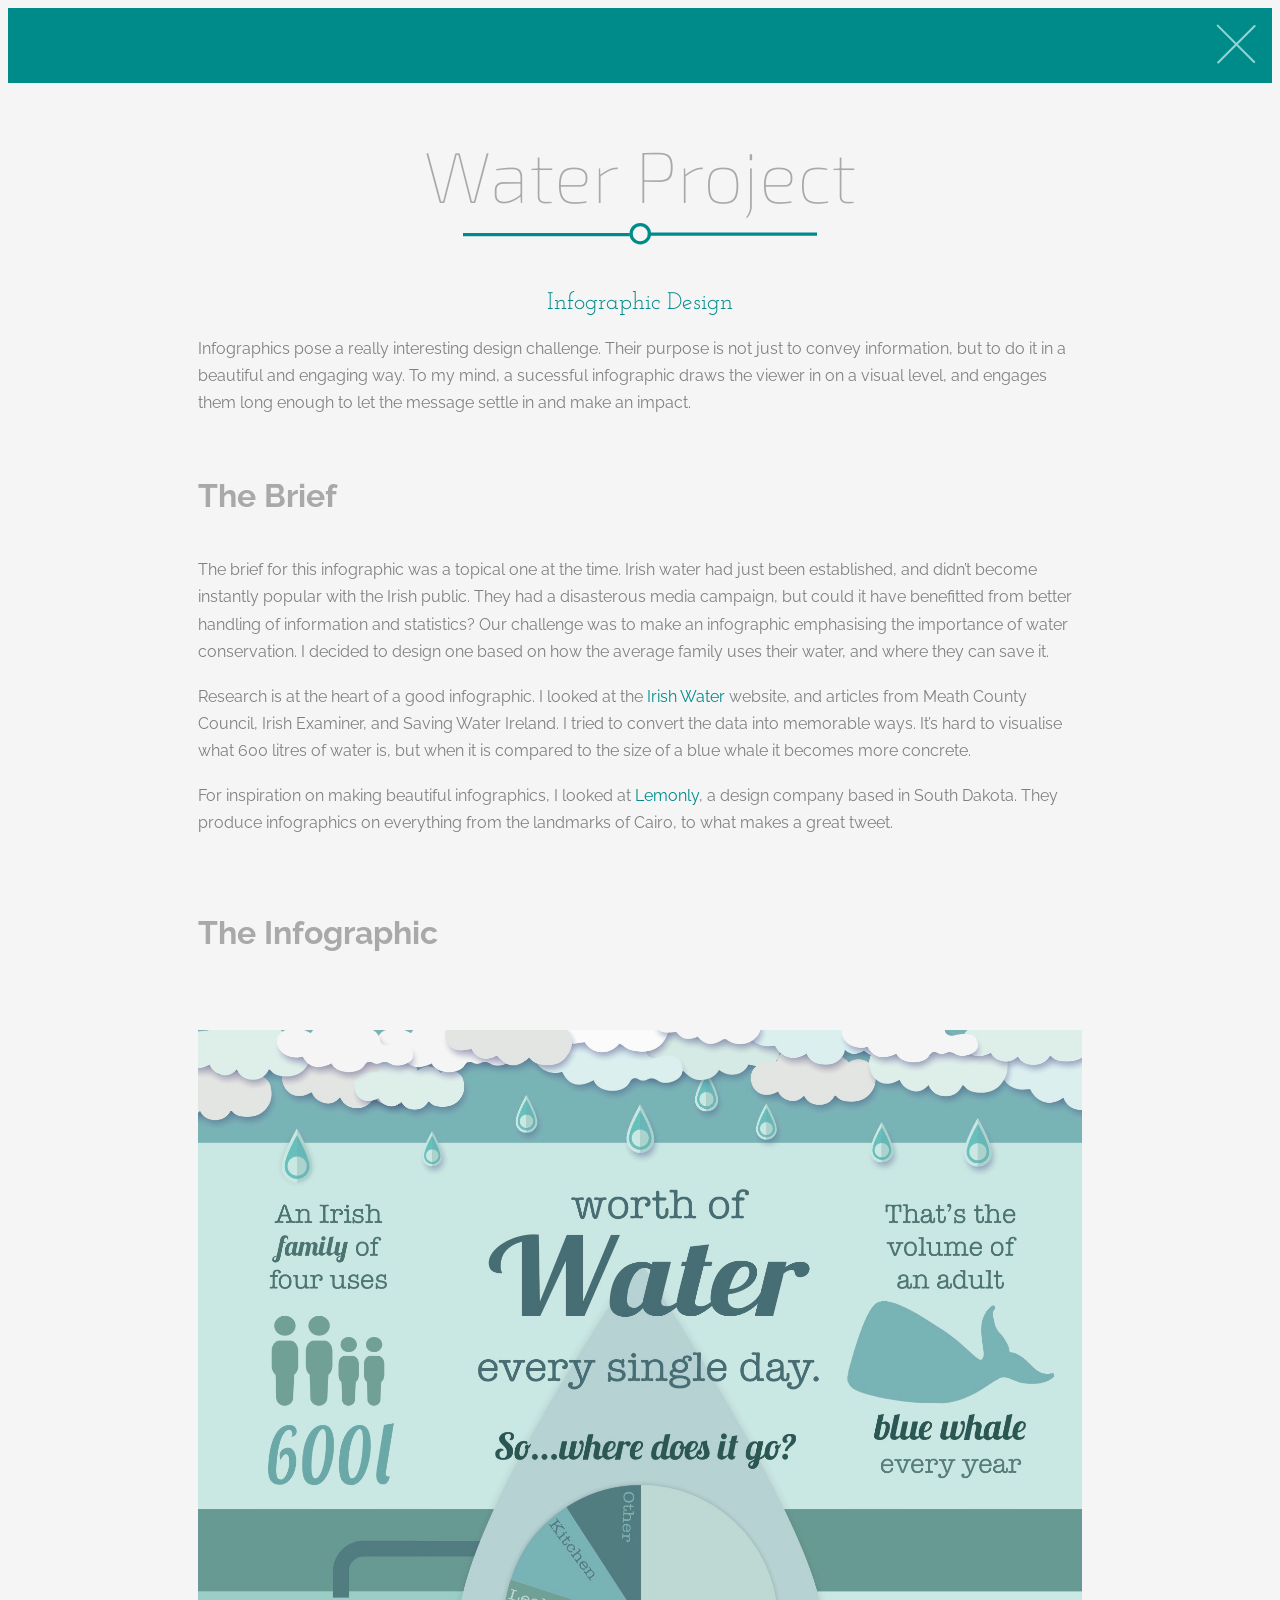
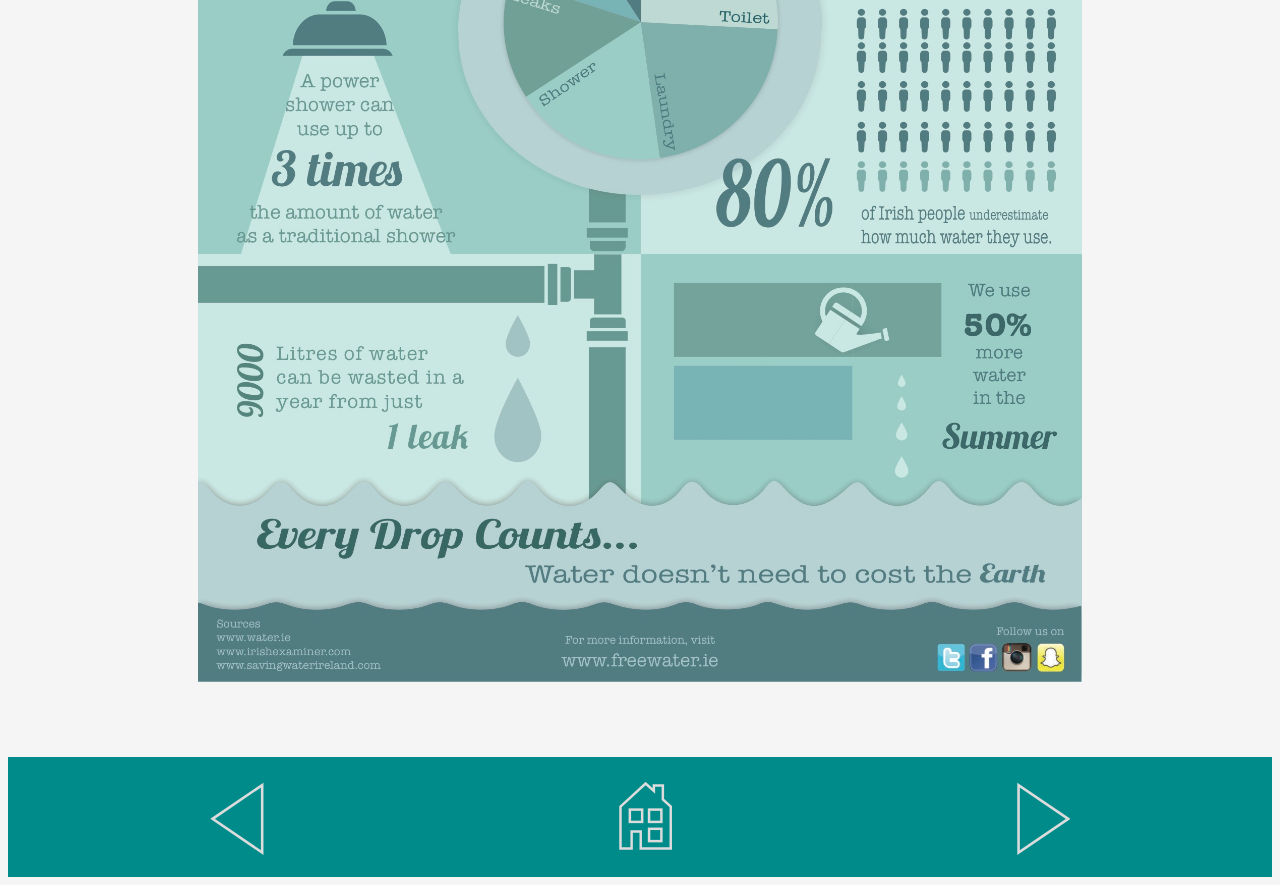
<file: waterProject.html>
<!DOCTYPE html>
<html>
<head lang="en">
    <meta charset="UTF-8">
    <meta name="viewport" content="width=device-width, initial-scale=1.0">
    <title></title>
    <link href='https://fonts.googleapis.com/css?family=Josefin+Slab:400,300,600,700' rel='stylesheet' type='text/css'>
    <link href='https://fonts.googleapis.com/css?family=Walter+Turncoat' rel='stylesheet' type='text/css'>
    <link href='https://fonts.googleapis.com/css?family=Exo+2:400,800,700' rel='stylesheet' type='text/css'>
    <link href='https://fonts.googleapis.com/css?family=Raleway:400,500,200,300' rel='stylesheet' type='text/css'>
    <link rel="stylesheet" href="portfolio.css">
    <script src='../external/jquery.js'></script>
    <script src='../external/TweenMax.js'></script>
    <script src='../external/ScrollToPlugin.js'></script>
</head>

<body>
<div class="portfolioBanner">
    <a href="index.html" class="closeXDiv">
        <svg class= "closeX" viewBox="0 0 97 97" version="1.1" xmlns="http://www.w3.org/2000/svg">
            <path d="M93.6941738,4.80582618 L5.30582618,93.1941738"></path>
            <path d="M92.5477272,92.3406204 L4.15937957,3.95227279"></path>
        </svg>
    </a>
</div>

<div class="portfolioContent">
    <h1 class="projectName">Water Project</h1>
    <div id="underlineDiv">
        <svg id="lineCircle" viewBox="0 0 541 47" version="1.1" xmlns="http://www.w3.org/2000/svg">
            <defs></defs>
            <g id="Page-1" stroke="none" stroke-width="1" fill="none" fill-rule="evenodd">
                <g id="Artboard" stroke="darkcyan" stroke-width="5">
                    <circle id="Oval-1" cx="271" cy="24" r="14"></circle>
                    <path d="M285.09375,24.5 L540.5,24.5" id="Line" stroke-linecap="square"></path>
                    <path d="M0.5,25.5 L252.5,25.5" id="Line" stroke-linecap="square"></path>
                </g>
            </g>
        </svg>
    </div>
    <br>
    <h2 class="projectDesc">Infographic Design</h2>
    <p>Infographics pose a really interesting design challenge. Their purpose is not just to convey information, but to
        do it in a beautiful and engaging way. To my mind, a sucessful infographic draws the viewer in on a visual level,
        and engages them long enough to let the message settle in and make an impact.
    </p>
    <h4>The Brief</h4>
    <p>The brief for this infographic was a topical one at the time. Irish water had just been established, and didn’t
        become instantly popular with the Irish public. They had a disasterous media campaign, but could it have benefitted
        from better handling of information and statistics? Our challenge was to make an infographic emphasising the
        importance of water conservation. I decided to design one based on how the average family uses their water, and
        where they can save it.
    </p>
    <p>Research is at the heart of a good infographic. I looked at the <a href="http://www.water.ie/">Irish Water</a> website, and articles from Meath County
        Council, Irish Examiner, and Saving Water Ireland. I tried to convert the data into memorable ways. It’s hard to
        visualise what 600 litres of water is, but when it is compared to the size of a blue whale it becomes more concrete.
    </p>
    <p>For inspiration on making beautiful infographics, I looked at <a href="http://lemonly.com/">Lemonly</a>, a design
        company based in South Dakota. They produce infographics on everything from the landmarks of Cairo, to what makes
        a great tweet.</p>
    <br>
    <h4>The Infographic</h4>
    <br>
    <br>
    <div class="fullWidthImage">
        <img src="../images/waterImages/waterInfo.jpg" alt="Water Infograhic" width="100%">
    </div>
    <br><br>
</div>




    <br>
    <br>

</div>

<div class="portfolioFooter">
    <div class="iconsDiv">
        <div class="leftDiv">
            <a href="studdedChain.html">
                <svg viewBox="0 0 105 143" class="left" version="1.1" xmlns="http://www.w3.org/2000/svg">
                    <path d="M5,138 L5,6 L102,72 L5,138 Z" id="Triangle-1" transform="translate(53.500000, 72.000000) scale(-1, 1) translate(-53.500000, -72.000000) "></path>
                </svg>
            </a>
        </div>

        <div class="houseDiv">
            <a href="index.html">
                <svg viewBox="0 0 109 138" class="house" version="1.1" xmlns="http://www.w3.org/2000/svg">
                    <path d="M3,50 L54,2.99609375 L70.7543636,18.1242537 L70.754364,7.01488972 L89.0112991,7.01488972 L89.0113006,35.4208012 L105,50 L105,135 L44.0722656,135 L44.0722656,100.599609 L25.6367188,100.599609 L25.6367188,135 L3,135 L3,50 Z" id="Rectangle-2"></path>
                    <rect id="Rectangle-3" x="22" y="56" width="25" height="25"></rect>
                    <rect id="Rectangle-3" x="61" y="56" width="25" height="25"></rect>
                    <rect id="Rectangle-3" x="61" y="95" width="25" height="25"></rect>
                </svg>
            </a>
        </div>

        <div class="rightDiv">
            <a href="butcherProject.html">
                <svg viewBox="0 0 105 143" class="right" version="1.1" xmlns="http://www.w3.org/2000/svg">
                    <g>
                        <path d="M5,138 L5,6 L102,72 L5,138 Z"></path>
                    </g>
                </svg>
            </a>
        </div>
    </div>
</div>

</body>


</html>
</file>
<file: main.css>
.body{
    background-color: whitesmoke;
    background-image: repeating-linear-gradient(45deg, transparent, transparent 35px, rgba(255,255,255,.2) 35px, rgba(255,255,255,.2) 70px);
}

/*#titleDiv {*/
    /*width:100%;*/
    /*height: 800px;*/
    /*background-color: whitesmoke;*/
    /*color: darkcyan;*/
    /*font-family: 'Josefin Slab', serif;*/
    /*text-align: center;*/
/*}*/

#decoMiddle {
    width: 213px;
    height: 36px;
    fill: none;
    stroke: #008C8C;
}

#penLeft{
    width: 103px;
    height: 65px;
    fill: none;
    stroke: #008C8C;
    position: absolute;
    left: 10%;
    stroke-width: 2.5;
    top: 256px;
}

#penRight{
    width: 103px;
    height: 65px;
    fill: none;
    stroke: #008C8C;
    position: absolute;
    right: 10%;
    stroke-width: 2.5;
    top: 256px;
}
#decoLeft{
    fill: none;
    width:126px;
    height: 18px;
    stroke: #008C8C;
    position: absolute;
    left: 25%;
    stroke-width: 2.5;
    top: 280px;
}

#decoRight{
    fill: none;
    width:126px;
    height: 18px;
    stroke: #008C8C;
    position: absolute;
    right: 25%;
    stroke-width: 2.5;
    top: 280px;
}



#titleDiv{
    color: darkcyan;
    text-align: center;
    /*margin:8%;*/
    padding-bottom: 160px;
    padding-top: 60px;
    background-image: repeating-linear-gradient(45deg, transparent, transparent 35px, rgba(255,255,255,.2) 35px, rgba(255,255,255,.2) 70px);
}

#hello{
    font-size: 5em;
    font-family: "Passion One", sans-serif;
}

#myNameIs{
    font-family: 'Josefin Slab', serif;
    font-size: 2.6em;
}

#roisin{
    font-size: 8em;
    font-family: "Passion One", sans-serif;
}

#andImA{
    font-size: 2.3em;
    font-family: 'Josefin Slab', serif;
}

.uxUi {
    font-size: 3em;
    font-family: "Passion One", sans-serif;
}


#designer{
    font-family: 'Passion One', serif;
    font-size: 6em;
}

#and{
    font-size: 3.9em;
    font-family: 'Josefin Slab', serif;
}

#andCoder {
    font-family: 'Josefin Slab', serif;
    font-size: 1.8em;
}


/*.portSectionHeader {*/
    /*color: darkcyan;*/
    /*text-align: center;*/
    /*/!*height: 600px;*!/*/
    /*margin:8%;*/
    /*font-family: 'Josefin Slab', serif;*/
    /*color: darkcyan;*/
    /*font-size: 2em;*/
/*}*/

#aboutCircle {
    width: 200px;
    height: 120px;
    margin: auto;
    padding: 20px;
    position: relative;
    top: -50px;
    border-radius: 50%;
    background-color: darkcyan;
    color: whitesmoke;
    text-align: center;
    font-family: 'Josefin Slab';
}

#aboutIcon {
    display: none;
    width: 100%;
    height: 100%;
    margin-left: 3px;
    margin-top: 0px;
    /*padding: 20px;*/
    stroke: whitesmoke;
    stroke-width: 1;
    fill: none;
    stroke-linecap: round;
    /*border: solid indianred;*/
    /*position: relative;*/
    /*top: -75px;*/


    /*fill: #FaFaFa; */
}
#portfolioCircle {
    width: 200px;
    height: 120px;
    margin: auto;
    padding: 20px;
    position: relative;
    top: -50px;
    border-radius: 50%;
    background-color:whitesmoke;
    color: darkcyan;
    text-align: center;
    font-family: 'Josefin Slab';
    /*border: solid whitesmoke;*/
}

#portfolioIcon{
    width: 65%;
    height: 100%;
    margin-left: 0px;
    margin-top: 0px;
    display: none;
    right: 22px;
    top: 0px;
    padding: 20px;
    stroke:  darkcyan;
    stroke-width: 1;
    fill: none;
    stroke-linecap: round;
    position: absolute;
    /*border: solid indianred;*/
}

#contactCircle {
    width: 200px;
    height: 120px;
    margin: auto;
    padding: 20px;
    position: relative;
    top: -50px;
    border-radius: 50%;
    background-color: darkcyan;
    color: whitesmoke;
    text-align: center;
    font-family: 'Josefin Slab';
}

#contactIcon{
    width: 65%;
    height: 100%;
    margin-left: -20px;
    margin-top: 0%;
    right: 24px;
    top: 0px;
    display: none;
    padding: 20px;
    stroke: whitesmoke;
    stroke-width: 1;
    fill: none;
    stroke-linecap: round;
    position: absolute;
    /*border: solid indianred;*/
}

#aboutDiv{
    position: relative;
    width:100%;
    background-color: darkCyan;
    padding-bottom: 10%;
}

#portfolioDiv{
    text-align: center;
    position: relative;
    width:100%;
    background-color: whitesmoke;
    font-family: 'Josefin Slab', serif;
    color: darkcyan;
    font-size: 2em;
    display: block;
    margin: auto;
    padding-bottom: 10%;
}

#contactDiv{
    /*position: relative;*/
     width:100%;
     height: 600px;
     background-color: darkcyan;
    padding-bottom: 10%;
 }

#bigAbout{
    color: whitesmoke;
    font-family: "Passion One", sans-serif;
    font-size: 6em;
    margin-top: 0px;
}

#contactMeText {
    color: whitesmoke;
    font-family: "Josefin Slab", sans-serif;
    font-size: 2em;
    text-align: center;
    display: block;
    margin:auto;
}

.contactInput{
    background-color: rgba(255, 255, 255, .3);
    width: 100%;
    border: none;
}

#contactTable{
    margin: auto;
}

#aboutText{
    color: whitesmoke;
    font-family: "Josefin Slab", serif;
    font-size: 1.2em;
    line-height: 1.7;

}

#smallAbout{
    color: whitesmoke;
    font-family: "Josefin Slab", serif;
    font-size: 1.2em;
    line-height: 1.7;
    margin-top: 0px;
}

#contactMessage{
    color: whitesmoke;
    font-family: "Josefin Slab", serif;
    font-size: 1.2em;
    line-height: 1.7;
    text-align: center;
    margin: auto;
}

.navLinkGroup {
    margin: auto;
    width: 70%;
}

.navLink {
    padding-bottom: 1%;
    padding-top: 1%;
    display: block;
    float:left;
    width: 25%;
}

.navLink :hover {
background-color: darkcyan;
color: whitesmoke;
}

/*  SECTIONS  */
.section {
    clear: both;
    padding: 0px;
    margin: auto;
    width: 70%;
}

/*  COLUMN SETUP  */
.col {
    display: block;
    float:left;

}
.col:first-child { margin-left: 0; }

/*  GROUPING  */
.group:before,
.group:after { content:""; display:table; }
.group:after { clear:both;}
.group { zoom:1; /* For IE 6/7 */ }

/*  GRID OF THREE  */
.span_1_of_3 {
    width: 30%;
    margin: 3%;
}

.span_1_of_2 {
    width: 47%;
    margin: 1% 0 1% 6%;
}

/*.imgWrap {*/
    /*position: relative;*/

/*}*/

.span_1_of_3:hover{
    opacity: .3;
}

.span_3_of_4 {
    width: 74.6%;
}

.span_1_of_4 {
    width: 23.8%;
}

.span_3_of_3b {
    width: 100%;
    margin: 1% 0 1% 7%;

}
.span_2_of_3b {
    width: 64.33%;
    margin: 1% 0 1% 7%;
}
.span_1_of_3b {
    width: 28.66%;
    margin: 1% 0 1% 7%;
}



.diaStripes1{
    background-image: repeating-linear-gradient(45deg, transparent, transparent 35px, rgba(255,255,255,.2) 35px, rgba(255,255,255,.2) 70px);
}

/*CONTACT FORM CSS*/
#mainform123{
    width: 40%;
    margin: auto;
}

.class123-label{
    color: whitesmoke;
    font-family: "Josefin Slab", serif;
    font-size: 1.2em;
    line-height: 1.7;
}

.contactInput{
    background-color: whitesmoke;
    padding-left: 5px;
    color:    darkcyan;
    font-family: "Josefin Slab", serif;
    font-size: 1.2em;
    line-height: 1.7;

}



::-webkit-input-placeholder { /* WebKit, Blink, Edge */
    color:    darkcyan;
    padding-left: 5px;
}
:-moz-placeholder { /* Mozilla Firefox 4 to 18 */
    color:    darkcyan;
    opacity:  1;
    padding-left: 5px;
}
::-moz-placeholder { /* Mozilla Firefox 19+ */
    color:    darkcyan;
    opacity:  1;
    padding-left: 5px;
}
:-ms-input-placeholder { /* Internet Explorer 10-11 */
    color:    darkcyan;
    padding-left: 5px;
}
:placeholder-shown { /* Standard (https://drafts.csswg.org/selectors-4/#placeholder) */
    color:    darkcyan;
    padding-left: 5px;
}

#id123-button-send{
    border: 2px solid whitesmoke;
    color:    whitesmoke;
    font-family: "Josefin Slab", serif;
    font-size: 1.2em;
    line-height: 1.7;
    background-color: rgba(255, 255, 255, 0);
    width: 100%;
}

#id123-button-send:hover{
    border: 2px solid whitesmoke;
    color:    darkcyan;
    font-family: "Josefin Slab", serif;
    font-size: 1.2em;
    line-height: 1.7;
    background-color: whitesmoke;
    width: 100%;
}

/*  GO FULL WIDTH BELOW 480 PIXELS */

@media screen and (max-width: 480px) {
    #penLeft{opacity: 0;}
    #penRight{opacity: 0;}
    #decoRight{opacity: 0;}
    #decoLeft{opacity: 0;}
    #mainform123{width: 90%;}
}

@media only screen and (max-width: 480px) {
    .col {  margin: 6% 0 6% 0%; }
    .span_3_of_3, .span_1_of_2, .span_1_of_3, .span_1_of_3b, .span_2_of_3b  { width: 100%; }
    #bigAbout {font-size: 4em;}
    #roisin {font-size: 7em;}
    /*#hello {font-size: 2.3em;}*/
    #myNameIs {font-size: 2.3em;}
    #andImA {font-size: 2.2em;}
    #uxUi {font-size: 4em;}
    #andCoder {font-size: 1.5em;}
    #smallAbout{font-size: 1.2em}
}

/*  FOR TABLETS */
@media only screen and (max-width: 1020px) {
    .section {width: 90%}
    #bigAbout {font-size: 5em;}
    #decoLeft{left: 18%}
    #decoRight{right: 18%}
    #penLeft{left: 5%}
    #penRight{right: 5%}

}
</file>
<file: AH_style.css>
body{
    background-image: linear-gradient(-135deg, #8897A0 0%,  #ECEFF4 100%);
    color: #4E656F;
}

.logo{
    padding-top: 50px;
    margin: auto;
}

.navbar{
    height: 100px;
    border-radius: 0px;
}

.gridcol{
    background-color: black;
    height: 100px;
}

.first{
    border-left: solid 1px black;
    opacity: .1;
}

.gridDivision{
    border-right: solid 1px black;
    opacity: .1;
}


.circle {
    border-radius: 50%;
    width: 80%;
    padding-bottom: 80%;
    background: deepskyblue;
    display: block;
    margin: auto;
}

.hex{
    display: block;
    margin: auto;
    text-align: center;
}

.parchment{
    background-color: #3B9FE2;
}

.softLeaf{
   background-color: #6CBC88;
}

.softMint{
    background-color: #ECEFF4;
}

.charcoal{
    background-color: #8897A0;
}

.charcoalTransparent{
    background-color: #B8C0C6;
}

.rust{
    background-color: #DB454A;
}

.card{
    background: #FFFFFF;
    box-shadow: 10px 10px 30px 0 rgba(0,0,0,0.21);
}

.colourRow{
    margin-top: 30px;
    margin-bottom: 30px;
}

/*TYPOGRAPHY*/

.typographyRow{
    padding: 20px;
}

h1{
    font-family: OpenSans;
    font-size: 36px;
    color: #3B9FE2;
}

h2{

    font-family: OpenSans;
    font-size: 28px;
    color: #3B9FE2;
}

h3{
    font-family: OpenSans;
    font-size: 25px;
    color: #3B9FE2;
}

h4{
    font-family: OpenSans-Semibold;
    font-size: 21px;
    color: #767D86;
    line-height: 32px;
}

h5{
    font-family: OpenSans;
    font-size: 18px;
    color: #767D86;
}




.body1{
    font-family: OpenSans;
    font-size: 16px;
    color: #767D86;
    line-height: 32px;
}

.body1 a{
    color: #767D86;
    border-bottom: 3px solid #3B9FE2;
}

.body1 a:hover{
    color: #3B9FE2;
    border-bottom: 3px solid #3B9FE2;
    text-decoration: none;
}

.buttonCard{
    padding:30px;
    background-color: white;
}

.mainButton{
    padding: 8px 50px 8px 50px;
    border: none;
    color: white;
    text-transform: uppercase;
    font-family: 'Open Sans', sans-serif;
    font-size: 18px;
    background: #6CBC88;
    box-shadow: 0 4px 0 0 #68A07C;
    border-radius: 2px;
}

.mainButton:hover{
    background-color: #78cd94;
}

.mainButton:focus {
    outline: none;
}

.Button3{
    padding: 8px 50px 8px 50px;
    border: none;
    color: white;
    text-transform: uppercase;
    font-family: 'Open Sans', sans-serif;
    font-size: 18px;
    background: #3B9FE2;
    box-shadow: 0 4px 0 0 #3179b2;
    border-radius: 2px;
}

.Button3:hover{
    background-color: #49a9ef;
}

.Button3:focus {
    outline: none;
}

.Button4{
    padding: 8px 50px 8px 50px;
    border: none;
    color: white;
    text-transform: uppercase;
    font-family: 'Open Sans', sans-serif;
    font-size: 18px;
    background: #DB454A;
    box-shadow: 0 4px 0 0 #bb3b40;
    border-radius: 2px;
}

.Button4:hover{
    background-color: #e9585c;
}

.Button4:focus {
    outline: none;
}


.secondaryButton{
    -webkit-box-shadow:inset 0px 0px 0px 2px #3B9FE2;
    -moz-box-shadow:inset 0px 0px 0px 2px #3B9FE2;
    box-shadow:inset 0px 0px 0px 2px #3B9FE2;
    border-radius: 2px;
    padding: 8px 50px 8px 50px;
    border: none;
    color: #3B9FE2;
    text-transform: uppercase;
    background-color: white;
    font-family: 'Open Sans', sans-serif;
    font-size: 18px;
}

.secondaryButton:hover{
    background-color: #3B9FE2;
    color: white;
}

.secondaryButton:focus {
    outline: none;
}

.bottomBuffer{
    margin-bottom: 20px;
}



/*__________STYLED CHECKBOXES___________*/

input[type="checkbox"] {
    display:none;
}

input[type="checkbox"] + label .box {
    display:inline-block;
    width: 26px;
    height: 26px;
    border: 2px solid #B8C0C6;
    background-color: white;
    vertical-align: middle;
    cursor:pointer;
    margin-right: 10px;
    color: white;
    text-align: center;
    line-height: 26px;
}

input[type="checkbox"]:checked + label .box {
    background-color: #3B9FE2;
    border: #3B9FE2;
}

input[type="checkbox"] + label .box:hover {
    background-color: rgba(59, 159, 226);
    border: 2px solid #3B9FE2;

}

input[type="radio"] {
    display:none;
}

input[type="radio"] + label .box {
    display:inline-block;
    width: 22px;
    height: 22px;
    border-radius: 22px;
    border: 2px solid #B8C0C6;
    background-color: white;
    vertical-align: middle;
    cursor:pointer;
    margin-right: 10px;
    color: white;
    text-align: center;
    line-height: 24px;
    font-size: 12px;
}

input[type="radio"] + label .box:hover {
    background-color: rgba(59, 159, 226);
    border: 2px solid #3B9FE2;
}


input[type="radio"]:checked + label .box {
    background-color: #3B9FE2;
    border: #3B9FE2;
}


/*Stops the checkbox label from highlighting blue when clicked.*/
.noSelect {
    -webkit-touch-callout: none;
    -webkit-user-select: none;
    -khtml-user-select: none;
    -moz-user-select: none;
    -ms-user-select: none;
    user-select: none;
}

.checkboxText{
    font-size: 16px;
    font-family: 'Open Sans', sans-serif;
    font-weight: 400;
}

/*__________PAGINATION___________*/

ul.pageList {
    display: inline-block;
    padding: 0;
    float:right;
}

ul.pageList li {display: inline;}

ul.pageList li a {
    color: #767D86;
    float: left;
    padding: 3px 14px;
    text-decoration: none;
    margin: 0 4px;
    border: 2px solid #B8C0C6;
    border-radius: 2px;
}
/*__________MEDIA QUERIES___________*/


/* Extra Small Devices, Phones */
@media only screen and (max-width : 480px) {

    h1{
        font-size: 21px;
    }

    h2{
        font-size: 18px;
    }

    h3{
        font-size: 16px;
    }

    h4{
        font-size: 18px;
        line-height: 32px;
    }

    h5{
        font-size: 18px;
    }

    .body1{
        font-size: 16px;
        line-height: 32px;
    }
}
</file>
<file: portfolio.css>
body {
    font-size: 100%;
    background-color: whitesmoke;
}



.portfolioBanner{
    width: 100%;
    background-color: darkcyan;
    color: whitesmoke;
    font-family: 'Josefin Slab', serif;
    font-weight: 200;
    height: 75px;
    position: relative;
}

.portfolioFooter{
    width: 100%;
    background-color: darkcyan;
    color: whitesmoke;
    font-family: 'Josefin Slab', serif;
    font-weight: 200;
    height: 120px;
    position: relative;
}

.closeXDiv{
    width: 40px;
    height: 40px;
    stroke-linecap: round;
    stroke: white;
    opacity: .6;
    stroke-width: 5;
    fill: none;
    float: right;
    padding: 16px;
}

.closeXDiv:hover{
    opacity: 1;
    stroke: white;
}


.projectName{
    color: darkgrey;
    font-family: 'Exo 2', sans-serif;
    font-size: 4.5em;
    font-weight: 5;
    text-align: center;
    margin-bottom: 1px;
}

#lineCircle{
    width: 100%;
    height: 100%;
    stroke: darkcyan;
    stroke-width: 5;
    fill: none;
    stroke-linecap: round;
}

#underlineDiv{
    width: 40%;
    margin: auto;
}

.projectDesc{
    font-family: 'Josefin Slab', serif;
    color: darkcyan;
    font-size: 1.5em;
    text-align: center;
    font-weight: 400;
}


#cardsImage{
    margin: auto;
    width:100%;
}

#competitionImage{
    margin: auto;
    width:100%;
}

#styleTileImage{
    margin: auto;
    width:100%;
}

#siteMapImage{
    margin: auto;
    width:100%;
}

.fullWidthImage{
    display: block;
    margin: auto;
    width:100%;
    font-family: 'Raleway', sans-serif;
    font-size: smaller;
    color: darkgrey;
}

.brief{
    background-color: white;
    width: 85%;
    margin: auto;
}

.userStories {
    background-color: white;
    margin: auto;
}

.brief p{
    font-weight: 200;
    text-align: center;
    padding: 2%;
    border-radius: 2px;
}

.userStories p{
    font-weight: 200;
    /*text-align: left;*/
    padding: 2%;
    border-radius: 2px;
}

.userStories h5 {
    padding-left: 2%;
    padding-top: 2%;
    padding-bottom: 0%;
}



p{
    margin: auto;
    font-family: 'Raleway', sans-serif;
    color: grey;
    line-height: 170%;
    text-align: left;
    padding-bottom: 2%;
}

p span {
    font-weight: bold;
    color: darkcyan;
}


h3{
    color: darkcyan;
    font-family: 'Josefin Slab', serif;
    font-size: 1.5em;
    text-align: center;

}

h4{
    color: darkgrey;
    font-family: 'Raleway', sans-serif;
    font-size: 2em;
}

h5{
    color: darkcyan;
    font-family: 'Raleway', sans-serif;
    font-size: 1.2em;
}


a {
    text-decoration: none;
    color: darkcyan;
}


a:hover{
    text-decoration: underline;
    color: darkcyan;
}

li {
    font-family: 'Raleway', sans-serif;
    color: grey;
    line-height: 200%;
    text-align: left;
}

#sarahPersonaText p{
    color: darkcyan;
}


/*  SECTIONS  */
.section {
    clear: both;
    padding: 0px;
    margin: auto;
    width: 100%;
    font-family: 'Raleway', sans-serif;
    font-size: smaller;
    color: darkgrey;
}

.sketchesInfo{
    display: inline-block;
    text-align: left;
}

/*  COLUMN SETUP  */
.col {
    display: block;
    float:left;

}
.col:first-child { margin-left: 0; }

/*  GROUPING  */
.group:before,
.group:after { content:""; display:table; }
.group:after { clear:both;}
.group { zoom:1; /* For IE 6/7 */ }

/*  GRID OF THREE  */
.span_1_of_3 {
    width: 30%;
    margin: 2%;
}

.span_1_of_2 {
    width: 47%;
    margin: 2%;
}

.span_1_of_8 {
    width: 11.62%;
    margin: .4%;
    background-color: aqua;
}

.span_1_of_4 {
    width: 23.8%;
    margin: 1% 0 1% 1.6%;
}

.span_3_of_4 {
    width: 74.6%;
    margin: 1% 0 1% 1.6%;
}

.portfolioContent{
    width: 70%;
    margin: auto;
    display: block;
}



.leftDiv{
    width: 5%;
    padding-left: 10%;
    padding-right: 10%;
    float:left;
}

.left{
    stroke-linecap: round;
    stroke: gainsboro;
    stroke-width: 5;
    fill: none;
}

.left:hover{
    stroke :white;
}
.houseDiv{
    width: 5%;
    position: absolute;
    left: 38%;
    padding-left: 10%;
    padding-right: 10%;
}

.house{
    stroke-linecap: round;
    stroke: gainsboro;
    stroke-width: 5;
    fill: none;
}

.house:hover{
    stroke :white;
}

.rightDiv{
    width: 5%;
    padding-left: 10%;
    padding-right: 10%;
    float:right;
}

.right{

    stroke-linecap: round;
    stroke: gainsboro;
    stroke-width: 5;
    fill: none;

}

.right:hover{
    stroke :white;
}

.arrowDisabled{
    opacity: .3;
}

.arrowDisabled:hover{
    stroke : gainsboro;
    cursor: default;
}

.iconsDiv{
    width:85%;
    height: 100px;
    display: block;
    left: 0;
    right: 0;
    margin: 0 auto;
    top: 25px;
    position: absolute;
}

#playButton{
    width:20%;
    margin: auto;
    display:block;
}

#playDiv{
    width: 100%
    background-color: red;
    position: relative;
}

#prototype{
    margin: auto;
    border-top-width: 0px;
    border-right-width: 0px;
    border-bottom-width: 0px;
    border-left-width: 0px;
}

/*  GO FULL WIDTH BELOW 480 PIXELS */
@media only screen and (max-width: 480px) {
    .col {  margin: 1% 0 1% 0%; }
    .span_1_of_3, .span_1_of_2, .portfolioContent, .span_1_of_8, .span_1_of_4{ width: 100%; }
    #playButton{width:90%;}
    .noShowMobile{display: none;}
}

/*ACCORDIAN STYLING*/
/* Style the buttons that are used to open and close the accordion panel */
button.accordion {
    background-color: #eee;
    font-family: 'Raleway', sans-serif;
    color: darkcyan;
    cursor: pointer;
    padding: 18px;
    width: 100%;
    text-align: left;
    border: none;
    outline: none;
    transition: 0.4s;
    font-size: 1em;
    margin: 2px;
}

/* Add a background color to the button if it is clicked on (add the .active class with JS), and when you move the mouse over it (hover) */
button.accordion.active, button.accordion:hover {
    background-color: #ddd;
    color: #008C8C;
}

/* Style the accordion panel. Note: hidden by default */
div.panel {
    padding: 0 18px;
    background-color: white;
    max-height: 0;
    overflow: hidden;
    transition: 0.6s ease-in-out;
    opacity: 0;
}

/* The "show" class is added to the accordion panel when the user clicks on one of the buttons. This will show the panel content */
div.panel.show {
    opacity: 1;
    max-height: 500px; /* Whatever you like, as long as its more than the height of the content (on all screen sizes) */
    padding: 18px;
}

button.accordion:after {
    content: '+';
    font-size: 2em;
    line-height: .6;
    float: right;
    margin-left: 5px;
    font-weight: bold;
    color: #008C8C;

}

button.accordion.active:after {
    content: "-" ; /* Unicode character for "minus" sign (-) */
    color: #008C8C;
}

#imgColorMessage{
    width: 17%;
    padding-right: 20px;
}

#imgAreYouSure{
    width: 39%;
    padding-right: 20px;
}

#imgNoInternet{
    width: 40%;
    padding-right: 20px;
}

#imgNoSubject{
    width: 36%;
    padding-right: 20px;
}

#imgSettings1{
    width: 20%;
    padding-right: 20px;
}

#imgSettings2{
    width: 20%;
    padding-right: 20px;
}

#imgOnboarding1{
    width: 54%;
    padding-right: 20px;
}

#imgOnboarding2{
    width: 34%;
    padding-right: 20px;
}

#ruzoVideo{
    display: block;
    margin-left: auto;
    margin-right: auto;
}

.comingSoon{
    text-align: center;
}
</file>
<file: SV_main.css>
body {
    font-family: 'Open Sans', sans-serif;
    color: #85878a;
}

#headerLogo{
    margin: 20px 0px 10px 0px;
    height:60px;
}

/*span.glyphicon {*/
    /*font-size: 1.8em;*/
/*}*/

.yellowText{
    color: #f3a321;
    /*font-size: 1.5em;*/
}

.yellowText .glyphicon{
    /*font-size: 1.2em;*/
    padding: 10px;
}

.socialMediaIcon{
    float: right;
    margin: 50px 6px 0 6px;
}

.jumbotron{
    background: url("images/banner.png") no-repeat center center;
    height: 600px;
    background-size: cover;
}


#bookingWidget{
    background-color: #00b0c0;
    height: 450px;
    border-radius: 0 0 8px 8px;
    color: white;
}

#bookingForm{
    width: 90%;
    display: block;
    margin: auto;
    padding-top: 4px;
    margin-top: -8px;
}

.formHeading{
    /*font-size: 2em;*/
    text-align: center;
    line-height: 72px;
    height: 72px;
    background-color: #00b0c0;
    border-radius: 8px;
    color: white;
}

.formSubHeading{
   /*font-size: 1.6em;*/
    font-weight: 300;
    line-height: 2em;
}

.formInput{
    border:none;
    background-color: white;
    box-shadow: inset 0px 1px 3px 0px rgba(94, 92, 79, 0.5);
    height: 44px;
    width: 100%;
    border-radius: 5px;
    -webkit-appearance: none;
    color: #85878a;
    margin-bottom: 20px;
    padding-left: 10px;
}

#formSubmit{
    width: 100%;
    height: 44px;
    background-color: #920e2d;
    border-radius: 5px;
    border: none;
    color: white;
    /*font-size: 1em;*/
    /*font-weight: 600;*/
}

#dateInput{
    width: 48%;
    display: block;
    float: left
}

#nightSelect{
    width: 48%;
    display: block;
    float: right;
}

#adultsSelect{
    width: 48%;
    display: block;
    float: left
}

#kidsSelect{
    width: 48%;
    display: block;
    float: right;
}


.overlay{
    position: absolute;
    height: 60px;
    bottom: 0px;
    background-color: rgba(0,176,192, 0.8);
    color: white;
}

.overlay p{
    line-height: 60px;
    margin-left: 20px;
}


.fluidNav{
    background-color: #f3a321;
    color: #ffffff;
    /*font-size: 1.2em;*/
}

.navbar-nav a {
    color: white;
}

.imageDiv{
    position: relative;
    width: 99.5%;
}



.wideGutter{
    width: 99.5%;
}

#iconMoney{
    display: block;
    margin: auto;

}

.iconText{
    height: 200px;
    width: 200px;
    color: #920e2d;
    text-align: center;
    font-weight: 600;
}

.iconText p {
    margin-top: 20px;
}


.floatRight{
    float: right;
}

.floatLeft{
    float: left;
}

.footer{
    background-color: #00b0c0;
    height: 150px;
}

.footer p{
    text-align: center;
    color: white;
    /*line-height: 1em;*/
    margin-top: 20px;
}

#footerLogo{
    margin-top: 30px;
    height:60px;
}

.socialMediaIconFooter{
    float: right;
    margin: 12px 6px 0 6px;
}

.footer a{
    text-decoration: none;
    color: white;
}

/*++++++++++++++++++++++++++++++++++++++++++BP 2 HOTEL TILES PAGE++++++++++++++++++++++++++++++++++++++++++++++++++++++++++++++++++++++++++++++++++++++++*/
/*+++++++++++++++++++++++++++++++++++++++++++++++++++++++++++++++++++++++++++++++++++++++++++++++++++++++++++++++++++++++++++++++++++++++++++++++++++*/

.overlayTiles{
    position: absolute;
    bottom: 0px;
    background-color: rgba(0,176,192, 0.8);
    color: white;
    width: 100%;
}

.carousel-control.noShadow, .carousel-control.noShadow {
    background-image: none;
    opacity: 1;
}

.hotelNameTiles{
    /*font-size: 1.4em;*/
    font-weight: 300;
    margin: 6px 0 6px 10px;
}

.stars{
    padding-left: 10px;
    /*font-size: .8em;*/
}

.hotelNameTiles .glyphicon-star{
    color: white;
    /*font-size: .8em;*/
    padding-left: 2px;
}

.hotelAddressTiles{
   margin-left: 10px;
    /*line-height: 1.2em;*/
}



/*++++++++++++++++++++++++++++++++++++++++++BP 2 HOTEL LIST PAGE++++++++++++++++++++++++++++++++++++++++++++++++++++++++++++++++++++++++++++++++++++++++*/
/*+++++++++++++++++++++++++++++++++++++++++++++++++++++++++++++++++++++++++++++++++++++++++++++++++++++++++++++++++++++++++++++++++++++++++++++++++++*/

.hotelRow{
    border-top: solid 2px lightgray;
    margin-bottom: 20px;
    position: relative;
    padding-top: 20px;
}

.bookHotelButton{
    height: 44px;
    background-color: #920e2d;
    border-radius: 5px;
    border: none;
    color: white;
    /*font-size: 1em;*/
    /*margin: 20px 0 0 0;*/
    width: 100%;
}

.hotelNameList{
    color: #00b0c0;
    /*font-size: 2em;*/
}

.hotelAddressList{
    /*font-size: 1.2em;*/
    height: 0;
}

.hotelNameList .glyphicon-star{
    color: #00b0c0;
    /*font-size: .8em;*/
    padding-left: 2px;
}


.hotelListPrice{
    /*font-size: 1em;*/
    text-align: center;
    width: 54%;
}

.hotelPrice{
    color: #00b0c0;
    font-weight: 400;
    /*font-size: 3em;*/
    vertical-align: middle;
}
.fromLeft{
    /*line-height: 3em;*/
    /*font-size: 1.1em;*/
    float: left;
}

.fromRight{
    /*line-height: 3em;*/
    /*font-size: 1.1em;*/
    float: right;
}

.listCal{
    color: #00b0c0;
    /*font-size: 2em;*/
    cursor: pointer;
    padding-top: 50px;
}

.listCal:hover{
    color: #00b0c0;
    opacity: .8;
    text-decoration: none;

}


.hotelRow .carousel-inner{
    max-height: 160px;
    background-color: plum;
}

.hotelNameList a{
    text-decoration: none;
    color: #00b0c0;
}

.horizontalFormInput{
    border:none;
    background-color: white;
    box-shadow: inset 0px 1px 3px 0px rgba(94, 92, 79, 0.5);
    height: 44px;
    width: 100%;
    border-radius: 5px;
    -webkit-appearance: none;
    color: #85878a;
    padding-left: 10px;
    margin: 15px 0 15px 0;
}

.horizontalFormBG{
    background-color: #00b0c0;
}

.monthHeading{
    text-align: center;
    /*font-size: 1.4em;*/
    margin-bottom: 12px;
}

.monthHeading .glyphicon{
    color: #00b0c0;
    cursor: pointer;
    /*font-size: 1.4em;*/
    padding: 0 20px 0 20px;
    vertical-align: middle;
}

.monthName{
    vertical-align:middle;
}

.dayHeadings{
    /*font-size: 1.2em;*/
    color: white;
}


.wholeCalendar{
    padding-bottom: 20px;
    margin-top: -20px;
    padding-left: 20px;
    padding-right: 20px;
}


.calendarBG{
    background-color: #00b0c0;
}

.calendarDay{
    position: relative;
    background-color: white;
    box-shadow: inset 5px 5px 10px 0px rgba(94, 92, 79, 0.1);
    height: 60px;
    border-radius: 2px;
    margin: 0 -10px 10px -10px;
    cursor: pointer;
}

.calendarDay:hover{
    background-color: linen;
}

.firstCalCol{
    background-color: #00b0c0;
    /*padding-left: 20px;*/
}

.lastCalCol{
    background-color: #00b0c0;
    /*padding-right: 20px;*/
}

.calendarDate{
    position: absolute;
    padding-right: 10px;
    right: 0;
}

.calendarPrice{
    /*font-size: 1.4em;*/
    color: #00b0c0;
    text-align: center;
    height: 50%;
    margin: auto;
    position: absolute;
    top: 0px;
    left: 0;
    bottom: -24px;
    right: 0;
}

.notMonth{
    opacity: .5;
}

.notAvailable{
    opacity: .8;
    cursor: auto;
}

.notAvailable .calendarPrice{
    color: #00b0c0;
    /*font-size: 1em;*/
}

.notAvailable:hover{
    opacity: .8;
    background-color: white;
}

.selected{
    background-color:  #f3a321;
    color: white;
    box-shadow: none;
    border: 1px solid white;
}

.selected .calendarPrice{
    color: white;
}

.selected:hover{
    background-color:  #f3a321;
    color: white;
    box-shadow: none;
    border: 1px solid white;
}


/*++++++++++++++++++++++++++++++++++++++++++BP 4 CHOOSE ROOMS PAGE++++++++++++++++++++++++++++++++++++++++++++++++++++++++++++++++++++++++++++++++++++++++*/
/*+++++++++++++++++++++++++++++++++++++++++++++++++++++++++++++++++++++++++++++++++++++++++++++++++++++++++++++++++++++++++++++++++++++++++++++++++++*/

.pageHeading{
    color: #00b0c0;
    font-weight: 400;
    /*font-size: 3em;*/
    margin-bottom: 30px;
}

.roomType{
    padding:20px;
    border: 2px solid #00b0c0;
    margin-bottom: 20px;
}

.roomPrice {
    /*font-size: 2em;*/
    float: right;
}

.bookingSummary h4{
    color: #00b0c0;
    /*font-size: 1.4em;*/
}

.bookingInfo{
    color: #85878a;
    /*font-size: 1.2em;*/
    /*line-height: 2.2em;*/
    padding: 20px;
}

.myRadio{
    height: 20px;
    width: 20px;
    background-color: red;
}


.rightInfo{
    text-align: right;
}

 .textArea{
    width: 100%;
    border: 2px solid #00b0c0;
}
.continueBookButton{
    float:right;
    width: 50%;
    height: 44px;
    background-color: #920e2d;
    border-radius: 5px;
    border: none;
    color: white;
    /*font-size: 1em;*/
    margin: 10px 0 10px 0;
}

/*++++++++++++++++++++++++++++++++++++++++++BP 5 PAYMENT PAGE++++++++++++++++++++++++++++++++++++++++++++++++++++++++++++++++++++++++++++++++++++++++*/
/*+++++++++++++++++++++++++++++++++++++++++++++++++++++++++++++++++++++++++++++++++++++++++++++++++++++++++++++++++++++++++++++++++++++++++++++++++++*/


#detailsForm h4{
    width:98%;
    color: #00b0c0;
    margin: 20px 0 20px 0;
}


.detailsInput{
    width: 100%;
    border: 2px solid #00b0c0;
    border-radius: 0;
    -webkit-appearance: none;
    background-color: white;
    height: 44px;
    padding-left: 10px;
    margin-bottom:20px;
}

.rightInput{
    display: inline-block;
    width: 48%;
    float: right;
}

.leftInput{
    display: inline-block;
    width: 48%
}

.moneyInfo{
    font-weight: 600;
    color: #00b0c0;
}

.totalCost{
    /*font-size: 1.6em;*/
    /*line-height: 1.6em;*/
}


.bsCol{
    position: relative !important;

}

.bookingSummary{
    background-color: Linen;
    margin-top: 26px;
    padding: 20px;
    /*To enable hardware acceleration*/
    -ms-transform: translate3d(0, 0, 0);
    -webkit-transform: translate3d(0, 0, 0);
    transform: translate3d(0, 0, 0);
}

.affix{
    top: 10px !important;
}


/*++++++++++++++++++++++++++++++++++++++++++BP 3 HOTEL PAGE++++++++++++++++++++++++++++++++++++++++++++++++++++++++++++++++++++++++++++++++++++++++*/
/*+++++++++++++++++++++++++++++++++++++++++++++++++++++++++++++++++++++++++++++++++++++++++++++++++++++++++++++++++++++++++++++++++++++++++++++++++++*/


#backBar{
    height: 50px;
    background-color: #00b0c0;
}

.hotelInfo h1{
    text-align: center;
    color: #00b0c0;
    font-weight: 300;
    padding: 30px;
}

.overViewText{
    text-align: center;
}

.hotelInfo h3{
    text-align: center;
    color: #00b0c0;
    font-weight: 300;
    margin: 50px;
}

.offer{
    border: solid 2px lightgray;
    margin: 20px 0 20px 0;
}

.offerImage{
    margin-top: 20px;
    width: 100%;
    margin-bottom: 20px;
}

.offerText{
    text-align: left;
}

.moreInfo{
    color: #00b0c0;
    font-weight: 600;
}

.offerName{
    text-align: left;
    /*font-size: 1.5em;*/
    font-weight: 300;
    /*line-height: 1.5;*/

}

.bookOfferButton{
    width: 100%;
    height: 44px;
    background-color: #920e2d;
    border-radius: 5px;
    border: none;
    color: white;
    /*font-size: 1em;*/
    margin-top: 35px;
}


.blueCal{
    margin-left: 10px;
    /*line-height: .8em;*/
}

.blueDates{
    margin-top: 15px;
    color: #00b0c0;
    float: right;
}

.locationTable{
    vertical-align: top;
}

.locationTable .glyphicon {
    color: #00b0c0;
    /*font-size: 1.4em;*/
    margin-right: 20px;
}

.locationTable td{
    padding-bottom: 20px;
}

/*++++++++++++++++++++++++++++++++++++++++++MEDIA QUERIES++++++++++++++++++++++++++++++++++++++++++++++++++++++++++++++++++++++++++++++++++++++++*/
/*+++++++++++++++++++++++++++++++++++++++++++++++++++++++++++++++++++++++++++++++++++++++++++++++++++++++++++++++++++++++++++++++++++++++++++++++++++*/


/*Tablet Portrait & Mobile*/
@media (max-width: 767px) {
    #footerLogo{
        display: block;
        margin: auto;
        margin-top: 10px;
        margin-bottom: 10px;
        height: 50px;
    }

    #headerLogo{
        display: block;
        margin: auto;
        margin-top: 10px;
        margin-bottom: 10px;
        height: 50px;
    }

    .footer p{
        /*font-size: .8em;*/
        /*line-height: .8em;*/
    }

    .imageDiv{
        margin-bottom: 20px;
    }

    .pageHeading{
        /*font-size: 1.8em;*/
    }

    .hotelInfo h3{
        margin: 20px;
    }

    .hotelInfo h1{
       /*font-size: 2em;*/
        padding: 20px;
    }


    .bookingSummary {
        position: relative;
    }

    .roomImage{
       height: 200%;

    }

    .blueDates{
        margin-bottom: 15px;
        margin-top: 0;
    }

    .bookOfferButton{
        margin: 0 0 15px 0;
    }

    .locationTable{
        margin: auto;
        margin-top: 20px;
    }

    .glyphicon-menu-hamburger{
        /*line-height: 20px;*/
    }


    .navbar-toggle{
        margin:0;
        height: 50px;
    }

    .bookingSummary{
        /*font-size: .8em;*/
    }

    .hotelAddressTiles{
        /*font-size: .8em;*/

    }

    .hotelNameTiles{
        /*font-size: 1em;*/
    }
    .seven-cols .col-md-1,
    .seven-cols .col-sm-1,
    .seven-cols .col-lg-1 {
        width: 14.285714285714285714285714285714%;
        *width: 14.285714285714285714285714285714%;
    }
}

/*Tablet Landscape & Small desktops*/
@media (min-width: 768px) and (max-width: 991px) {
    .bookingSummary {
        position: relative;
    }

    .bookOfferButton{
        margin: 0 0 15px 0;
    }

    .blueDates{
        margin-bottom: 15px;
        margin-top: 0;
    }

    .hotelAddressTiles{
        /*font-size: .8em;*/
    }

    .hotelNameTiles{
        /*font-size: 1.2em;*/
    }

    .seven-cols .col-md-1,
    .seven-cols .col-sm-1,
    .seven-cols .col-lg-1 {
        width: 14.285714285714285714285714285714%;
        *width: 14.285714285714285714285714285714%;
    }

    .hotelRow{
        margin-bottom: 10px;
        padding-top: 16px;
    }

    .hotelNameList {
        /*font-size: 1.3em;*/
    }

    .hotelAddressList{
        /*font-size: 1em;*/
        /*line-height: 1.5em;*/
    }

    .hotelPrice{
        /*font-size: 2em;*/
    }

    .fromRight, .fromLeft{
        /*line-height: 2em;*/
        /*font-size: 1em;*/
    }

    .listCal{
        /*font-size: 1.5em;*/
        margin-top: 0;
        padding-top: 22px;
    }

    .stars{
        padding-left: 10px;
        /*font-size: .8em;*/
    }

}


/*Medium Desktops*/
@media (min-width: 992px) and (max-width: 1199px) {
    .seven-cols .col-md-1,
    .seven-cols .col-sm-1,
    .seven-cols .col-lg-1 {
        width: 14.285714285714285714285714285714%;
        *width: 14.285714285714285714285714285714%;
    }
}


/*Large Desktops*/

@media (min-width: 1200px) {
    .seven-cols .col-md-1,
    .seven-cols .col-sm-1,
    .seven-cols .col-lg-1 {
        width: 14.285714285714285714285714285714%;
        *width: 14.285714285714285714285714285714%;
    }
}
/* 14% = 100% (full-width row) divided by 7 */
</file>
